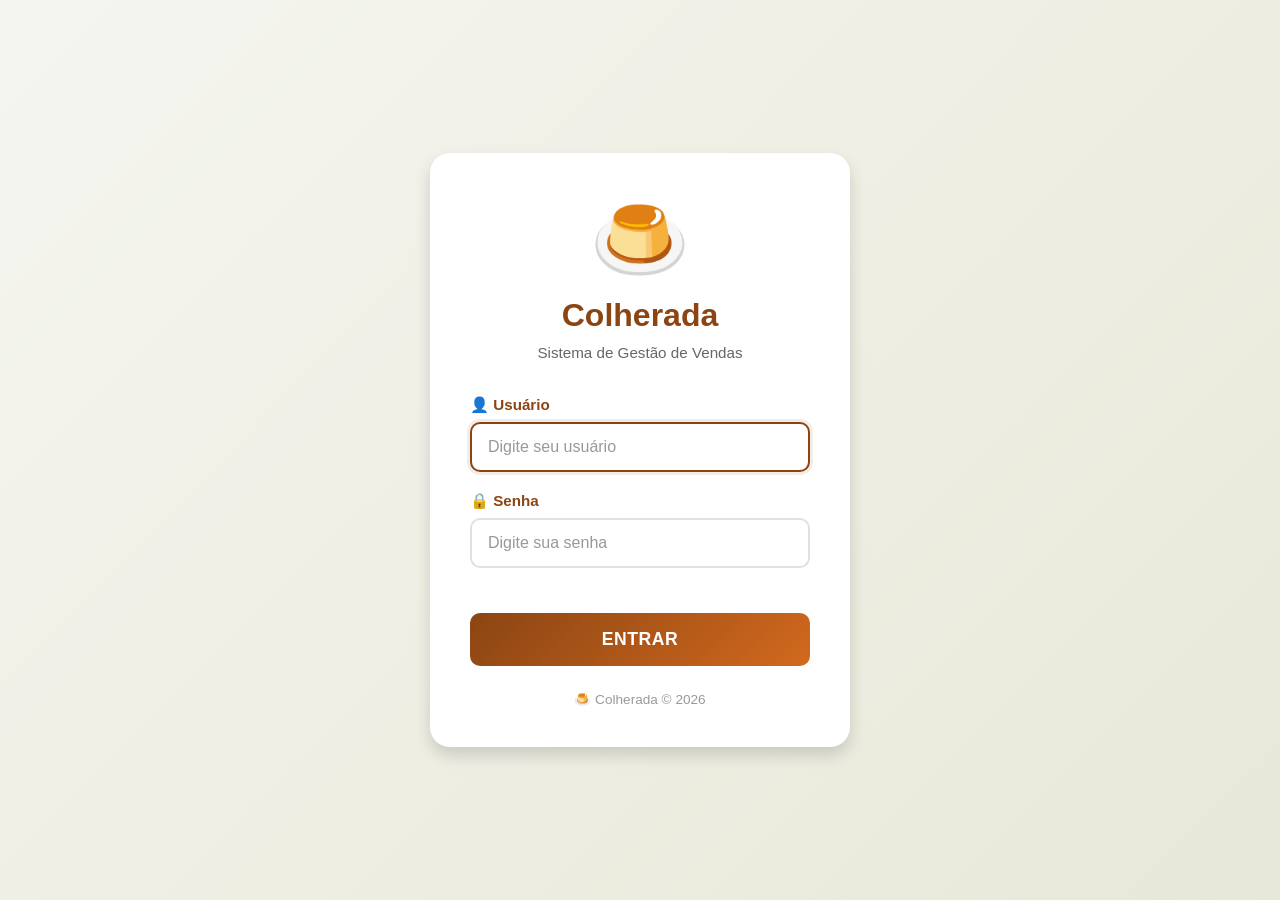
<file: index.html>
<!DOCTYPE html>
<html lang="pt-BR">
<head>
    <meta charset="UTF-8">
    <meta name="viewport" content="width=device-width, initial-scale=1.0">
    <meta http-equiv="Cache-Control" content="no-cache, no-store, must-revalidate">
    <meta http-equiv="Pragma" content="no-cache">
    <meta http-equiv="Expires" content="0">
    <title>Login - Colherada</title>
    <style>
        * {
            margin: 0;
            padding: 0;
            box-sizing: border-box;
        }

        :root {
            --cor-principal: #8B4513;
            --cor-secundaria: #D2691E;
            --cor-dourado: #DAA520;
            --cor-fundo: #F5F5F0;
            --cor-card: #FFFFFF;
            --sombra: 0 8px 16px rgba(0, 0, 0, 0.15);
        }

        body {
            font-family: 'Segoe UI', -apple-system, BlinkMacSystemFont, Roboto, 'Helvetica Neue', Arial, sans-serif;
            background: linear-gradient(135deg, var(--cor-fundo) 0%, #E8E8D8 100%);
            min-height: 100vh;
            display: flex;
            align-items: center;
            justify-content: center;
            padding: 20px;
        }

        .login-container {
            width: 100%;
            max-width: 420px;
        }

        .login-card {
            background: var(--cor-card);
            border-radius: 20px;
            padding: 40px;
            box-shadow: var(--sombra);
            text-align: center;
        }

        .logo {
            font-size: 5rem;
            margin-bottom: 10px;
        }

        h1 {
            color: var(--cor-principal);
            font-size: 2rem;
            margin-bottom: 10px;
            font-weight: 700;
        }

        .subtitle {
            color: #666;
            font-size: 0.95rem;
            margin-bottom: 35px;
        }

        .form-group {
            margin-bottom: 20px;
            text-align: left;
        }

        .form-group label {
            display: block;
            margin-bottom: 8px;
            color: var(--cor-principal);
            font-weight: 600;
            font-size: 0.95rem;
        }

        .form-input {
            width: 100%;
            padding: 14px 16px;
            font-size: 1rem;
            border: 2px solid #E0E0E0;
            border-radius: 10px;
            transition: all 0.3s ease;
            font-family: inherit;
        }

        .form-input:focus {
            outline: none;
            border-color: var(--cor-principal);
            box-shadow: 0 0 0 3px rgba(139, 69, 19, 0.1);
        }

        .form-input::placeholder {
            color: #999;
        }

        .btn-login {
            width: 100%;
            padding: 16px;
            margin-top: 25px;
            background: linear-gradient(135deg, var(--cor-principal) 0%, var(--cor-secundaria) 100%);
            color: white;
            border: none;
            border-radius: 10px;
            font-size: 1.1rem;
            font-weight: 700;
            cursor: pointer;
            transition: all 0.3s ease;
            text-transform: uppercase;
            letter-spacing: 0.5px;
        }

        .btn-login:hover {
            transform: translateY(-2px);
            box-shadow: 0 6px 16px rgba(0, 0, 0, 0.2);
        }

        .btn-login:active {
            transform: translateY(0);
        }

        .btn-login:disabled {
            opacity: 0.6;
            cursor: not-allowed;
            transform: none;
        }

        .erro-mensagem {
            background: #FFEBEE;
            color: #C62828;
            padding: 12px;
            border-radius: 8px;
            margin-bottom: 20px;
            font-size: 0.9rem;
            border-left: 4px solid #C62828;
            display: none;
        }

        .footer {
            text-align: center;
            margin-top: 25px;
            color: #999;
            font-size: 0.85rem;
        }

        /* Animações */
        @keyframes fadeIn {
            from {
                opacity: 0;
                transform: translateY(20px);
            }
            to {
                opacity: 1;
                transform: translateY(0);
            }
        }

        .login-card {
            animation: fadeIn 0.5s ease;
        }

        /* Loading Spinner */
        .spinner {
            display: inline-block;
            width: 18px;
            height: 18px;
            border: 3px solid rgba(255, 255, 255, 0.3);
            border-radius: 50%;
            border-top-color: white;
            animation: spin 0.8s linear infinite;
        }

        @keyframes spin {
            to { transform: rotate(360deg); }
        }

        .btn-login.loading {
            pointer-events: none;
        }

        /* Responsivo */
        @media (max-width: 480px) {
            .login-card {
                padding: 30px 25px;
            }

            h1 {
                font-size: 1.6rem;
            }

            .logo {
                font-size: 4rem;
            }
        }
    </style>
</head>
<body>
    <div class="login-container">
        <div class="login-card">
            <div class="logo">🍮</div>
            <h1>Colherada</h1>
            <p class="subtitle">Sistema de Gestão de Vendas</p>

            <div class="erro-mensagem" id="erro-mensagem"></div>

            <form id="form-login" onsubmit="fazerLogin(event)">
                <div class="form-group">
                    <label for="usuario">👤 Usuário</label>
                    <input type="text" 
                           id="usuario" 
                           class="form-input" 
                           placeholder="Digite seu usuário"
                           autocomplete="username"
                           required>
                </div>

                <div class="form-group">
                    <label for="senha">🔒 Senha</label>
                    <input type="password" 
                           id="senha" 
                           class="form-input" 
                           placeholder="Digite sua senha"
                           autocomplete="current-password"
                           required>
                </div>

                <button type="submit" class="btn-login" id="btn-login">
                    Entrar
                </button>
            </form>

            <div class="footer">
                <p>🍮 Colherada © 2026</p>
            </div>
        </div>
    </div>

    <script>
        // Verificar se já está logado
        if (sessionStorage.getItem('auth_token')) {
            window.location.href = 'dashboard.html';
        }

        // Fazer login
        async function fazerLogin(event) {
            event.preventDefault();
            
            const usuario = document.getElementById('usuario').value.trim();
            const senha = document.getElementById('senha').value;
            const btnLogin = document.getElementById('btn-login');
            const erroMensagem = document.getElementById('erro-mensagem');
            
            // Esconder erro anterior
            erroMensagem.style.display = 'none';
            
            // Desabilitar botão e mostrar loading
            btnLogin.disabled = true;
            btnLogin.innerHTML = '<span class="spinner"></span> Entrando...';
            
            try {
                const API_URL = window.location.hostname === 'localhost' || window.location.hostname === '127.0.0.1'
                    ? 'http://localhost:5000'
                    : '';
                
                const response = await fetch(`${API_URL}/api/login`, {
                    method: 'POST',
                    headers: {
                        'Content-Type': 'application/json'
                    },
                    credentials: 'include',
                    body: JSON.stringify({ usuario, senha })
                });
                
                const resultado = await response.json();
                
                if (resultado.success) {
                    // Salvar token e redirecionar
                    sessionStorage.setItem('auth_token', resultado.token || 'authenticated');
                    sessionStorage.setItem('usuario', usuario);
                    sessionStorage.setItem('nome_usuario', resultado.nome || usuario);
                    
                    // Animação de sucesso
                    btnLogin.innerHTML = '✅ Sucesso!';
                    btnLogin.style.background = '#4CAF50';
                    
                    setTimeout(() => {
                        window.location.href = 'dashboard.html';
                    }, 500);
                } else {
                    mostrarErro(resultado.message || 'Usuário ou senha incorretos');
                    resetarBotao();
                }
            } catch (error) {
                console.error('Erro no login:', error);
                mostrarErro('Erro ao conectar com o servidor. Tente novamente.');
                resetarBotao();
            }
        }
        
        // Mostrar mensagem de erro
        function mostrarErro(mensagem) {
            const erroMensagem = document.getElementById('erro-mensagem');
            erroMensagem.textContent = mensagem;
            erroMensagem.style.display = 'block';
        }
        
        // Resetar botão
        function resetarBotao() {
            const btnLogin = document.getElementById('btn-login');
            btnLogin.disabled = false;
            btnLogin.innerHTML = 'Entrar';
        }
        
        // Focar no campo de usuário
        document.getElementById('usuario').focus();
    </script>
</body>
</html>
</file>
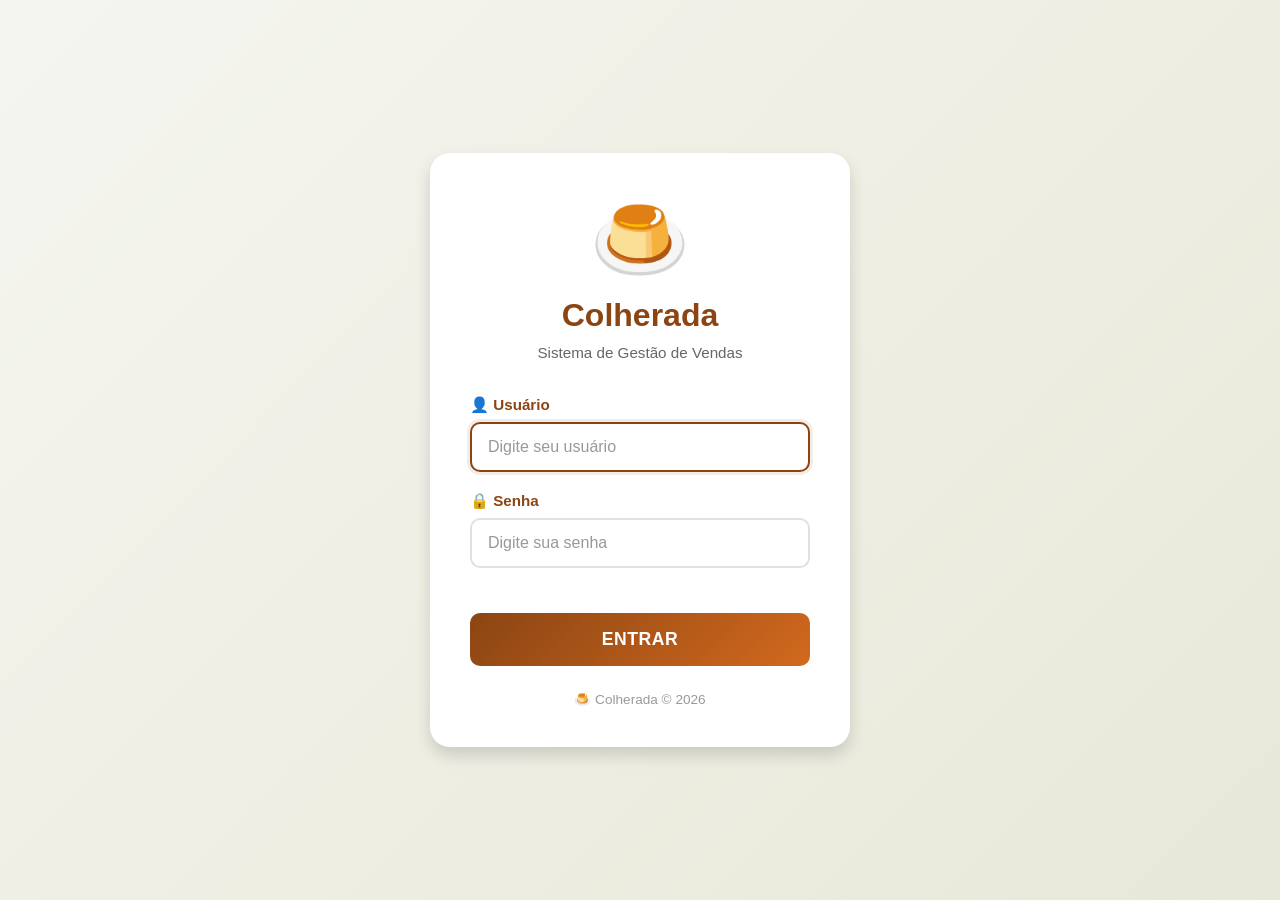
<file: dashboard.html>
<!DOCTYPE html>
<html lang="pt-BR">
<head>
    <meta charset="UTF-8">
    <meta name="viewport" content="width=device-width, initial-scale=1.0">
    <meta http-equiv="Cache-Control" content="no-cache, no-store, must-revalidate">
    <meta http-equiv="Pragma" content="no-cache">
    <meta http-equiv="Expires" content="0">
    <title>Dashboard - Colherada</title>
    <link rel="stylesheet" href="styles/main.css?v=20260805e">
    <link rel="stylesheet" href="styles/dashboard.css?v=20260805e">
    <script>
        console.log('🚀 Dashboard.html carregado - iniciando...');
        
        // SOLUÇÃO DEFINITIVA: Força correção do estoque ANTES de qualquer coisa
        window.addEventListener('DOMContentLoaded', function() {
            console.log('✅ DOMContentLoaded disparado');
            // Aguardar 500ms para garantir que tudo carregou
            setTimeout(function() {
                const estoqueElement = document.getElementById('estoque-valor');
                if (estoqueElement && estoqueElement.textContent.includes('object')) {
                    console.error('⚠️ DETECTADO: [object Object] no estoque! Forçando correção...');
                    estoqueElement.textContent = '0';
                    // Recarregar dados
                    if (window.atualizarDashboard) {
                        window.atualizarDashboard();
                    }
                }
            }, 500);
        });
    </script>
</head>
<body>
    <!-- Sidebar de Navegação -->
    <nav id="sidebar">
        <div class="sidebar-header">
            <h1>🍮 Colherada</h1>
            <p>Sistema de Gestão</p>
        </div>
        
        <ul class="sidebar-menu">
            <li class="active">
                <a href="dashboard.html">
                    <span class="icon">📊</span>
                    <span class="text">Dashboard</span>
                </a>
            </li>
            <li>
                <a href="vendas.html">
                    <span class="icon">💳</span>
                    <span class="text">Vendas</span>
                </a>
            </li>
            <li>
                <a href="estoque.html">
                    <span class="icon">📦</span>
                    <span class="text">Estoque</span>
                </a>
            </li>
            <li>
                <a href="encomendas.html">
                    <span class="icon">📝</span>
                    <span class="text">Encomendas</span>
                </a>
            </li>
            <li>
                <a href="financeiro.html">
                    <span class="icon">💰</span>
                    <span class="text">Financeiro</span>
                </a>
            </li>
            <li>
                <a href="receitas.html">
                    <span class="icon">📖</span>
                    <span class="text">Receitas</span>
                </a>
            </li>
            <li>
                <a href="relatorios.html">
                    <span class="icon">📈</span>
                    <span class="text">Relatórios</span>
                </a>
            </li>
            <li>
                <a href="crescimento.html">
                    <span class="icon">🚀</span>
                    <span class="text">Crescimento</span>
                </a>
            </li>
        </ul>
        
        <div class="sidebar-footer">
            <button onclick="logout()" class="btn-logout">
                <span class="icon">🚪</span>
                <span class="text">Sair</span>
            </button>
        </div>
    </nav>

    <!-- Botão toggle para mobile -->
    <button id="sidebar-toggle" class="sidebar-toggle">☰</button>

    <!-- Conteúdo Principal -->
    <main id="main-content">
        <header class="page-header">
            <div class="header-top">
                <div>
                    <h1>📊 Dashboard</h1>
                    <p class="page-subtitle">Visão geral do dia</p>
                </div>
                <div class="mes-selector">
                    <label for="filtro-mes">Filtrar por mês:</label>
                    <select id="filtro-mes" onchange="alterarMes()">
                        <option value="">Todos os meses</option>
                        <option value="01">Janeiro</option>
                        <option value="02">Fevereiro</option>
                        <option value="03">Março</option>
                        <option value="04">Abril</option>
                        <option value="05">Maio</option>
                        <option value="06">Junho</option>
                        <option value="07">Julho</option>
                        <option value="08">Agosto</option>
                        <option value="09">Setembro</option>
                        <option value="10">Outubro</option>
                        <option value="11">Novembro</option>
                        <option value="12">Dezembro</option>
                    </select>
                </div>
            </div>
        </header>

        <!-- Cards de Resumo -->
        <section class="dashboard-cards">
            <div class="card card-primary" id="card-estoque">
                <div class="card-icon">📦</div>
                <div class="card-content">
                    <h3 class="card-title">Estoque Atual</h3>
                    <p class="card-value" id="estoque-valor">0</p>
                    <p class="card-subtitle">pudins prontos</p>
                    <div class="card-alert" style="display: none;">⚠️ Estoque Crítico!</div>
                </div>
            </div>

            <div class="card card-success">
                <div class="card-icon">💰</div>
                <div class="card-content">
                    <h3 class="card-title">Faturamento Bruto</h3>
                    <p class="card-value" id="faturamento-valor">R$ 0,00</p>
                    <p class="card-subtitle">vendas de hoje</p>
                </div>
            </div>

            <div class="card card-info">
                <div class="card-icon">📈</div>
                <div class="card-content">
                    <h3 class="card-title">Lucro Líquido</h3>
                    <p class="card-value" id="lucro-valor">R$ 0,00</p>
                    <p class="card-subtitle">lucro de hoje</p>
                </div>
            </div>

            <div class="card card-warning">
                <div class="card-icon">📝</div>
                <div class="card-content">
                    <h3 class="card-title">Encomendas</h3>
                    <p class="card-value" id="encomendas-pendentes">0</p>
                    <p class="card-subtitle">pedidos pendentes</p>
                </div>
            </div>
        </section>

        <!-- Alertas Importantes -->
        <section class="alertas-section" id="alertas-container">
            <!-- Alertas dinâmicos serão inseridos aqui -->
        </section>

        <!-- Últimas Vendas -->
        <section class="secao-card">
            <div class="secao-header">
                <h2>💳 Últimas Vendas</h2>
                <a href="vendas.html" class="btn-link">Ver todas →</a>
            </div>
            <div class="tabela-wrapper">
                <table class="tabela-vendas" id="ultimas-vendas">
                    <thead>
                        <tr>
                            <th>Data</th>
                            <th>Horário</th>
                            <th>Quantidade</th>
                            <th>Pagamento</th>
                            <th>Valor</th>
                        </tr>
                    </thead>
                    <tbody>
                        <!-- Vendas serão carregadas aqui -->
                    </tbody>
                </table>
            </div>
        </section>

        <!-- Encomendas Urgentes -->
        <section class="secao-card">
            <div class="secao-header">
                <h2>⏰ Encomendas Urgentes</h2>
                <a href="encomendas.html" class="btn-link">Ver todas →</a>
            </div>
            <div id="encomendas-urgentes-lista">
                <!-- Encomendas urgentes serão carregadas aqui -->
            </div>
        </section>
    </main>

    <script src="scripts/auth.js?v=20261002"></script>
    <script src="scripts/api.js?v=20261002"></script>
    <script src="scripts/sidebar.js?v=20261002"></script>
    <script src="scripts/dashboard.js?v=20261002"></script>
</body>
</html>
</file>
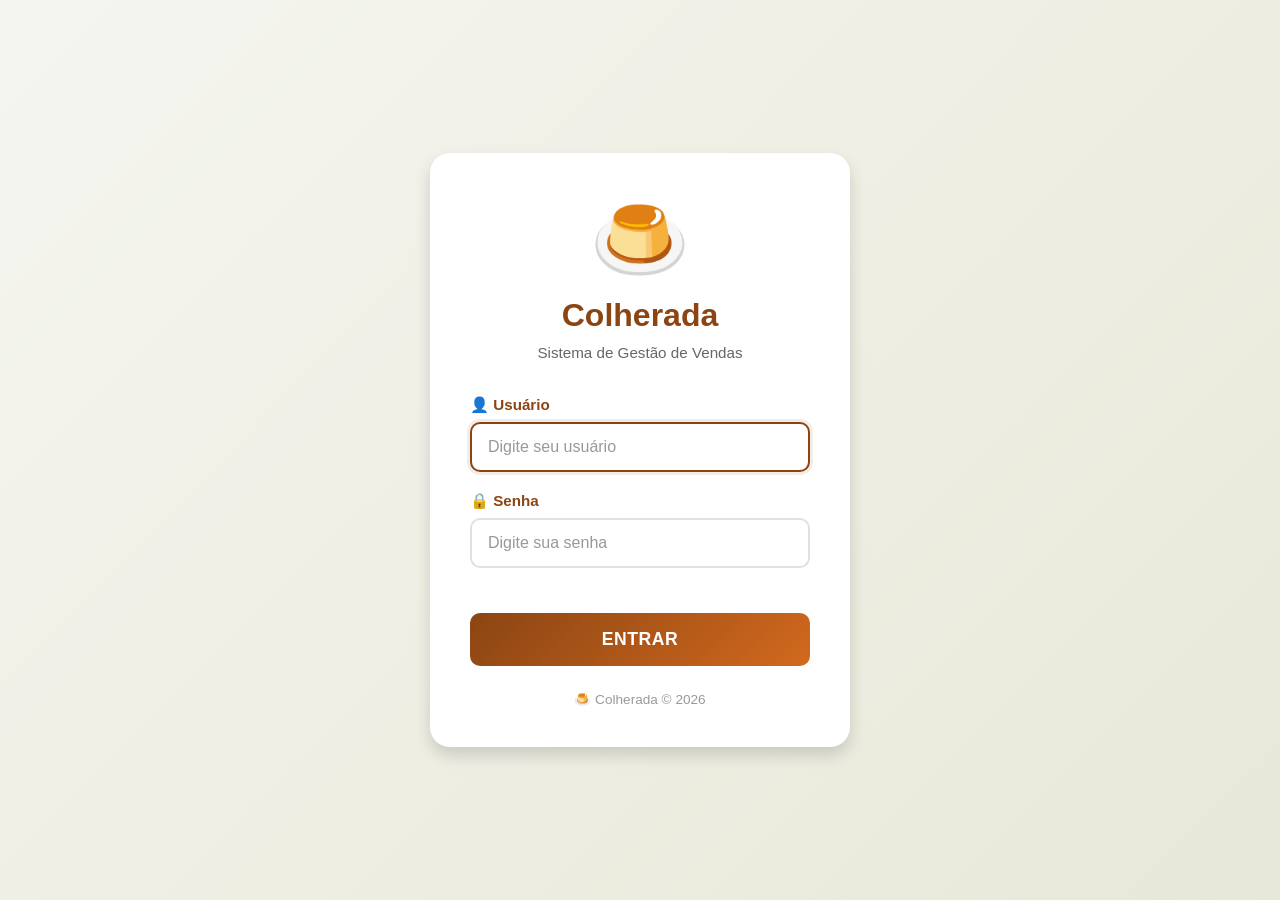
<file: encomendas.html>
<!DOCTYPE html>
<html lang="pt-BR">
<head>
    <meta charset="UTF-8">
    <meta name="viewport" content="width=device-width, initial-scale=1.0">
    <title>Encomendas - Colherada</title>
    <link rel="stylesheet" href="styles/main.css">
    <link rel="stylesheet" href="styles/encomendas.css">
</head>
<body>
    <!-- Sidebar de Navegação -->
    <nav id="sidebar">
        <div class="sidebar-header">
            <h1>🍮 Colherada</h1>
            <p>Sistema de Gestão</p>
        </div>
        
        <ul class="sidebar-menu">
            <li>
                <a href="dashboard.html">
                    <span class="icon">📊</span>
                    <span class="text">Dashboard</span>
                </a>
            </li>
            <li>
                <a href="vendas.html">
                    <span class="icon">💳</span>
                    <span class="text">Vendas</span>
                </a>
            </li>
            <li>
                <a href="estoque.html">
                    <span class="icon">📦</span>
                    <span class="text">Estoque</span>
                </a>
            </li>
            <li class="active">
                <a href="encomendas.html">
                    <span class="icon">📝</span>
                    <span class="text">Encomendas</span>
                </a>
            </li>
            <li>
                <a href="financeiro.html">
                    <span class="icon">💰</span>
                    <span class="text">Financeiro</span>
                </a>
            </li>
            <li>
                <a href="receitas.html">
                    <span class="icon">📖</span>
                    <span class="text">Receitas</span>
                </a>
            </li>
            <li>
                <a href="relatorios.html">
                    <span class="icon">📈</span>
                    <span class="text">Relatórios</span>
                </a>
            </li>
            <li>
                <a href="crescimento.html">
                    <span class="icon">🚀</span>
                    <span class="text">Crescimento</span>
                </a>
            </li>
        </ul>
        
        <div class="sidebar-footer">
            <button onclick="logout()" class="btn-logout">
                <span class="icon">🚪</span>
                <span class="text">Sair</span>
            </button>
        </div>
    </nav>

    <!-- Botão toggle para mobile -->
    <button id="sidebar-toggle" class="sidebar-toggle">☰</button>

    <!-- Conteúdo Principal -->
    <main id="main-content">
        <header class="page-header">
            <h1>📝 Gestão de Encomendas</h1>
            <p class="page-subtitle">Agende e gerencie pedidos futuros de clientes</p>
        </header>

        <!-- Resumo Rápido -->
        <section class="resumo-encomendas">
            <div class="card-resumo card-total">
                <div class="card-icone">📋</div>
                <div class="card-info">
                    <h3>Total Pendentes</h3>
                    <p class="card-numero" id="total-pendentes">0</p>
                </div>
            </div>
            <div class="card-resumo card-concluidas">
                <div class="card-icone">✅</div>
                <div class="card-info">
                    <h3>Concluídas (Mês)</h3>
                    <p class="card-numero" id="concluidas-mes">0</p>
                </div>
            </div>
        </section>

        <!-- Nova Encomenda -->
        <section class="secao-card">
            <div class="secao-header">
                <h2>➕ Registrar Nova Encomenda</h2>
            </div>
            
            <div class="form-encomenda">
                <div class="form-row">
                    <div class="form-group">
                        <label for="cliente-nome">Nome do Cliente *</label>
                        <input type="text" 
                               id="cliente-nome" 
                               class="form-input" 
                               placeholder="Digite o nome do cliente"
                               required>
                    </div>
                    
                    <div class="form-group">
                        <label for="cliente-telefone">Telefone</label>
                        <input type="tel" 
                               id="cliente-telefone" 
                               class="form-input" 
                               placeholder="(11) 98765-4321">
                    </div>
                </div>
                
                <div class="form-row">
                    <div class="form-group">
                        <label for="encomenda-tamanho">Tamanho *</label>
                        <select id="encomenda-tamanho" class="form-input" required>
                            <option value="80g">🍮 Pequeno (80g)</option>
                            <option value="150g" selected>🍮 Médio (150g)</option>
                            <option value="500g">🍮 Grande (500g)</option>
                            <option value="1kg">🍮 Família (1kg)</option>
                        </select>
                    </div>
                    
                    <div class="form-group">
                        <label for="sabor-encomenda">Sabor *</label>
                        <select id="sabor-encomenda" class="form-input" required>
                            <option value="Leite Condensado">🍮 Leite Condensado</option>
                            <option value="Coco">🥥 Coco</option>
                            <option value="Chocolate">🍫 Chocolate</option>
                            <option value="Doce de Leite">🥛 Doce de Leite</option>
                        </select>
                    </div>
                    
                    <div class="form-group">
                        <label for="encomenda-quantidade">Quantidade de Pudins *</label>
                        <input type="number" 
                               id="encomenda-quantidade" 
                               class="form-input" 
                               min="1" 
                               value="5"
                               required>
                    </div>
                    
                    <div class="form-group">
                        <label for="encomenda-data">Data de Entrega *</label>
                        <input type="date" 
                               id="encomenda-data" 
                               class="form-input"
                               required>
                    </div>
                </div>
                
                <div class="form-group">
                    <label for="encomenda-observacoes">Observações</label>
                    <textarea id="encomenda-observacoes" 
                              class="form-textarea" 
                              rows="3"
                              placeholder="Anotações adicionais sobre a encomenda..."></textarea>
                </div>
                
                <button class="btn btn-success btn-grande" onclick="cadastrarEncomenda()">
                    ✅ Cadastrar Encomenda
                </button>
            </div>
        </section>

        <!-- Encomendas Pendentes -->
        <section class="secao-card">
            <div class="secao-header">
                <h2>📋 Encomendas Pendentes</h2>
                <button class="btn btn-info btn-sm" onclick="atualizarEncomendas()">
                    🔄 Atualizar
                </button>
            </div>
            <div id="lista-todas" class="lista-encomendas">
                <p class="mensagem-vazio">Carregando encomendas...</p>
            </div>
        </section>

        <!-- Histórico de Encomendas Concluídas -->
        <section class="secao-card">
            <div class="secao-header">
                <h2>✅ Encomendas Concluídas Recentes</h2>
            </div>
            <div class="tabela-wrapper">
                <table class="tabela-encomendas">
                    <thead>
                        <tr>
                            <th>Cliente</th>
                            <th>Tamanho</th>
                            <th>Sabor</th>
                            <th>Quantidade</th>
                            <th>Data Entrega</th>
                            <th>Concluída Em</th>
                        </tr>
                    </thead>
                    <tbody id="historico-concluidas">
                        <tr>
                            <td colspan="6" class="text-center">Carregando...</td>
                        </tr>
                    </tbody>
                </table>
            </div>
        </section>
    </main>

    <script src="scripts/auth.js?v=20260630"></script>
    <script src="scripts/api.js?v=20260630"></script>
    <script src="scripts/sidebar.js?v=20260630"></script>
    <script src="scripts/encomendas.js?v=20260630"></script>
    <script>
    // Fix: garante que carregarDados funciona corretamente
    carregarDados = async function() {
        var dados = null;
        try { dados = await carregarDadosPDV(); } catch(e) {
            dados = {estoque: {'80g':0,'150g':0,'500g':0,'1kg':0}, vendas:[], encomendas:[]};
        }
        dadosEncomendas = dados;

        function el(id) { return document.getElementById(id); }
        var encomendas = dados.encomendas || [];
        var pendentes = encomendas.filter(function(en) { return en.status === 'pendente'; });
        if (el('total-pendentes')) el('total-pendentes').textContent = pendentes.length;

        var hoje = new Date(); hoje.setHours(0,0,0,0);
        var mesAtual = hoje.getMonth(), anoAtual = hoje.getFullYear();
        var concluidas = encomendas.filter(function(en) {
            if (en.status !== 'concluida') return false;
            var d = new Date(en.concluido_em || en.data_conclusao || en.data);
            return d.getMonth() === mesAtual && d.getFullYear() === anoAtual;
        });
        if (el('concluidas-mes')) el('concluidas-mes').textContent = concluidas.length;

        // Lista de encomendas pendentes
        var listaTodas = el('lista-todas');
        if (listaTodas) {
            if (pendentes.length === 0) {
                listaTodas.innerHTML = '<p class="mensagem-vazio">Nenhuma encomenda pendente no momento \uD83C\uDF89</p>';
            } else {
                listaTodas.innerHTML = '';
                var ordenadas = pendentes.slice().sort(function(a,b){ return new Date(a.data)-new Date(b.data); });
                var tamEmoji = {'80g':'\uD83C\uDF6E 80g','150g':'\uD83C\uDF6E 150g','500g':'\uD83C\uDF6E 500g','1kg':'\uD83C\uDF6E 1kg'};
                var fmt = typeof formatarData === 'function' ? formatarData : function(d){ return d; };
                ordenadas.forEach(function(enc) {
                    var div = document.createElement('div');
                    div.className = 'encomenda-card';
                    var tam = enc.tamanho ? (tamEmoji[enc.tamanho] || enc.tamanho) : '\uD83C\uDF6E 150g';
                    div.innerHTML = '<div class="encomenda-info"><div class="encomenda-header"><span class="encomenda-cliente">' + enc.cliente + '</span></div><div class="encomenda-detalhes"><span>\uD83D\uDCC5 <strong>' + fmt(enc.data) + '</strong></span><span>' + tam + '</span>' + (enc.sabor ? '<span>\uD83C\uDF6E ' + enc.sabor + '</span>' : '') + '<span>\uD83D\uDCE6 <strong>' + enc.quantidade + '</strong> ' + (enc.quantidade===1?'pudim':'pudins') + '</span>' + (enc.telefone ? '<span>\uD83D\uDCDE ' + enc.telefone + '</span>' : '') + '</div>' + (enc.observacoes ? '<div class="encomenda-observacoes">\uD83D\uDCAC ' + enc.observacoes + '</div>' : '') + '</div><div class="encomenda-acoes"><button class="btn-editar" onclick="abrirModalEditar(' + enc.id + ')">\u270F\uFE0F Editar</button><button class="btn-concluir" onclick="concluir(' + enc.id + ')">\u2705 Concluir</button><button class="btn-cancelar" onclick="cancelar(' + enc.id + ')">\u274C Cancelar</button></div>';
                    listaTodas.appendChild(div);
                });
            }
        }

        // Histórico de concluídas
        var tbody = el('historico-concluidas');
        if (tbody) {
            var concluidasOrdenadas = concluidas.slice().sort(function(a,b){
                return new Date(b.concluido_em||b.data_conclusao||b.data) - new Date(a.concluido_em||a.data_conclusao||a.data);
            }).slice(0,10);
            if (concluidasOrdenadas.length === 0) {
                tbody.innerHTML = '<tr><td colspan="6" class="text-center">Nenhuma encomenda concluída ainda</td></tr>';
            } else {
                tbody.innerHTML = '';
                var tamEmoji2 = {'80g':'\uD83C\uDF6E 80g','150g':'\uD83C\uDF6E 150g','500g':'\uD83C\uDF6E 500g','1kg':'\uD83C\uDF6E 1kg'};
                var fmt2 = typeof formatarData === 'function' ? formatarData : function(d){ return d; };
                concluidasOrdenadas.forEach(function(enc) {
                    var tr = document.createElement('tr');
                    var tam = enc.tamanho ? (tamEmoji2[enc.tamanho] || enc.tamanho) : '\uD83C\uDF6E 150g';
                    var dataConclusao = enc.concluido_em || enc.data_conclusao || enc.data;
                    tr.innerHTML = '<td><strong>' + enc.cliente + '</strong></td><td>' + tam + '</td><td>' + (enc.sabor || '-') + '</td><td>' + enc.quantidade + ' ' + (enc.quantidade===1?'pudim':'pudins') + '</td><td>' + fmt2(enc.data) + '</td><td>' + (dataConclusao ? fmt2(dataConclusao) : '-') + '</td>';
                    tbody.appendChild(tr);
                });
            }
        }
    };
    </script>
</body>
</html>
</file>
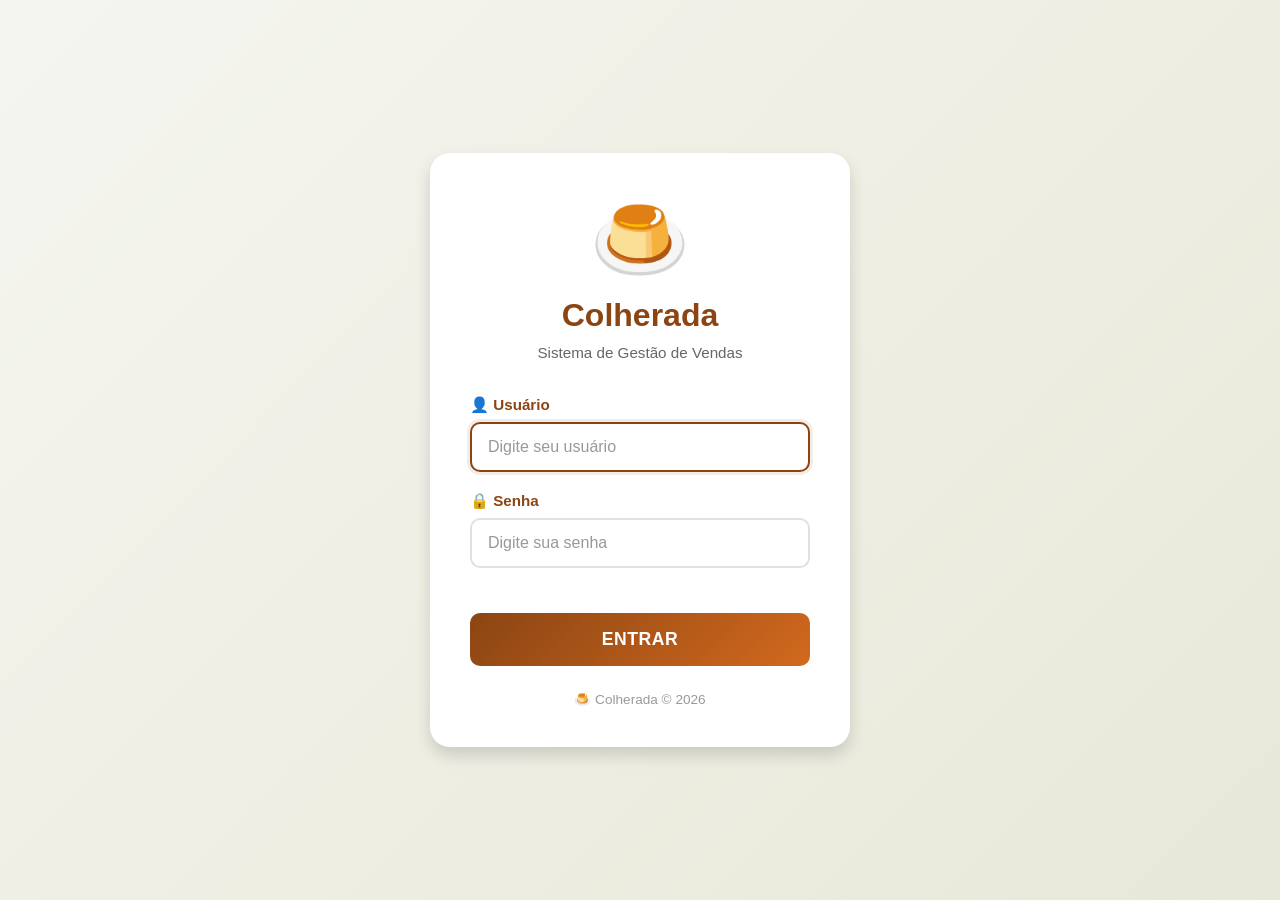
<file: estoque.html>
<!DOCTYPE html>
<html lang="pt-BR">
<head>
    <meta charset="UTF-8">
    <meta name="viewport" content="width=device-width, initial-scale=1.0">
    <title>Estoque - Colherada</title>
    <link rel="stylesheet" href="styles/main.css">
    <link rel="stylesheet" href="styles/estoque.css">
</head>
<body>
    <!-- Sidebar de Navegação -->
    <nav id="sidebar">
        <div class="sidebar-header">
            <h1>🍮 Colherada</h1>
            <p>Sistema de Gestão</p>
        </div>
        
        <ul class="sidebar-menu">
            <li>
                <a href="dashboard.html">
                    <span class="icon">📊</span>
                    <span class="text">Dashboard</span>
                </a>
            </li>
            <li>
                <a href="vendas.html">
                    <span class="icon">💳</span>
                    <span class="text">Vendas</span>
                </a>
            </li>
            <li class="active">
                <a href="estoque.html">
                    <span class="icon">📦</span>
                    <span class="text">Estoque</span>
                </a>
            </li>
            <li>
                <a href="encomendas.html">
                    <span class="icon">📝</span>
                    <span class="text">Encomendas</span>
                </a>
            </li>
            <li>
                <a href="financeiro.html">
                    <span class="icon">💰</span>
                    <span class="text">Financeiro</span>
                </a>
            </li>
            <li>
                <a href="receitas.html">
                    <span class="icon">📖</span>
                    <span class="text">Receitas</span>
                </a>
            </li>
            <li>
                <a href="relatorios.html">
                    <span class="icon">📈</span>
                    <span class="text">Relatórios</span>
                </a>
            </li>
            <li>
                <a href="crescimento.html">
                    <span class="icon">🚀</span>
                    <span class="text">Crescimento</span>
                </a>
            </li>
        </ul>
        
        <div class="sidebar-footer">
            <button onclick="logout()" class="btn-logout">
                <span class="icon">🚪</span>
                <span class="text">Sair</span>
            </button>
        </div>
    </nav>

    <!-- Botão toggle para mobile -->
    <button id="sidebar-toggle" class="sidebar-toggle">☰</button>

    <!-- Conteúdo Principal -->
    <main id="main-content">
        <header class="page-header">
            <h1>📦 Gestão de Estoque</h1>
            <p class="page-subtitle">Controle de produtos prontos e ingredientes</p>
        </header>

        <!-- Status do Estoque -->
        <section class="estoque-status">
            <div class="status-card status-destaque">
                <div class="status-icon">🍮</div>
                <div class="status-content">
                    <h3 class="status-titulo">80g (Pequeno)</h3>
                    <p class="status-valor" id="estoque-80g">0</p>
                    <p class="status-subtitulo">pudins</p>
                </div>
            </div>
            
            <div class="status-card status-destaque">
                <div class="status-icon">🍮</div>
                <div class="status-content">
                    <h3 class="status-titulo">150g (Médio)</h3>
                    <p class="status-valor" id="estoque-150g">0</p>
                    <p class="status-subtitulo">pudins</p>
                </div>
            </div>
            
            <div class="status-card status-destaque">
                <div class="status-icon">🍮</div>
                <div class="status-content">
                    <h3 class="status-titulo">500g (Grande)</h3>
                    <p class="status-valor" id="estoque-500g">0</p>
                    <p class="status-subtitulo">pudins</p>
                </div>
            </div>
            
            <div class="status-card status-destaque">
                <div class="status-icon">🍮</div>
                <div class="status-content">
                    <h3 class="status-titulo">1kg (Família)</h3>
                    <p class="status-valor" id="estoque-1kg">0</p>
                    <p class="status-subtitulo">pudins</p>
                </div>
            </div>
            
            <div class="status-card">
                <div class="status-icon">📦</div>
                <div class="status-content">
                    <h3 class="status-titulo">Estoque Total</h3>
                    <p class="status-valor" id="estoque-atual">0</p>
                    <p class="status-subtitulo">pudins</p>
                </div>
            </div>
            
            <div class="status-card">
                <div class="status-icon">📈</div>
                <div class="status-content">
                    <h3 class="status-titulo">Vendidos Hoje</h3>
                    <p class="status-valor" id="vendidos-hoje">0</p>
                    <p class="status-subtitulo">pudins</p>
                </div>
            </div>
        </section>

        <!-- Alertas -->
        <div id="alertas-estoque"></div>

        <!-- Abastecer Estoque -->
        <section class="secao-card">
            <div class="secao-header">
                <h2>➕ Abastecer Estoque</h2>
                <p class="secao-descricao">Adicione pudins recém-produzidos ao estoque</p>
            </div>
            
            <div class="form-estoque">
                <div class="form-row">
                    <div class="form-group">
                        <label for="tamanho-abastecer">Tamanho</label>
                        <select id="tamanho-abastecer" class="form-input">
                            <option value="80g">🍮 Pequeno (80g)</option>
                            <option value="150g" selected>🍮 Médio (150g)</option>
                            <option value="500g">🍮 Grande (500g)</option>
                            <option value="1kg">🍮 Família (1kg)</option>
                        </select>
                    </div>
                    
                    <div class="form-group">
                        <label for="sabor-abastecer">Sabor</label>
                        <select id="sabor-abastecer" class="form-input">
                            <option value="Leite Condensado">🍮 Leite Condensado</option>
                            <option value="Coco">🥥 Coco</option>
                            <option value="Chocolate">🍫 Chocolate</option>
                            <option value="Doce de Leite">🥛 Doce de Leite</option>
                        </select>
                    </div>
                    
                    <div class="form-group">
                        <label for="quantidade-abastecer">Quantidade de Pudins Produzidos</label>
                        <input type="number" 
                               id="quantidade-abastecer" 
                               class="form-input" 
                               min="1" 
                               value="10"
                               placeholder="Digite a quantidade">
                    </div>
                </div>
                
                <button class="btn btn-success btn-grande" onclick="abastecer()">
                    ✅ Adicionar ao Estoque
                </button>
            </div>
        </section>

        <!-- Remover do Estoque -->
        <section class="secao-card">
            <div class="secao-header">
                <h2>➖ Remover do Estoque</h2>
                <p class="secao-descricao">Baixa manual por perda, doação ou consumo próprio</p>
            </div>
            
            <div class="form-estoque">
                <div class="form-row">
                    <div class="form-group">
                        <label for="tamanho-remover">Tamanho</label>
                        <select id="tamanho-remover" class="form-input">
                            <option value="80g">🍮 Pequeno (80g)</option>
                            <option value="150g" selected>🍮 Médio (150g)</option>
                            <option value="500g">🍮 Grande (500g)</option>
                            <option value="1kg">🍮 Família (1kg)</option>
                        </select>
                    </div>
                    
                    <div class="form-group">
                        <label for="sabor-remover">Sabor</label>
                        <select id="sabor-remover" class="form-input">
                            <option value="Leite Condensado">🍮 Leite Condensado</option>
                            <option value="Coco">🥥 Coco</option>
                            <option value="Chocolate">🍫 Chocolate</option>
                            <option value="Doce de Leite">🥛 Doce de Leite</option>
                        </select>
                    </div>
                    
                    <div class="form-group">
                        <label for="quantidade-remover">Quantidade</label>
                        <input type="number" 
                               id="quantidade-remover" 
                               class="form-input" 
                               min="1" 
                               value="1"
                               placeholder="Quantidade">
                    </div>
                    
                    <div class="form-group">
                        <label for="motivo-remocao">Motivo</label>
                        <select id="motivo-remocao" class="form-select">
                            <option value="perda">Perda / Quebra</option>
                            <option value="doacao">Doação</option>
                            <option value="consumo">Consumo Próprio</option>
                            <option value="outro">Outro</option>
                        </select>
                    </div>
                </div>
                
                <button class="btn btn-danger btn-grande" onclick="remover()">
                    ❌ Remover do Estoque
                </button>
            </div>
        </section>

        <!-- Histórico de Movimentações -->
        <section class="secao-card">
            <div class="secao-header">
                <h2>📊 Histórico de Movimentações</h2>
                <div class="header-acoes">
                    <button class="btn btn-info btn-sm" onclick="atualizarHistorico()">
                        🔄 Atualizar
                    </button>
                </div>
            </div>
            
            <div class="tabela-wrapper">
                <table class="tabela-estoque">
                    <thead>
                        <tr>
                            <th>Data/Hora</th>
                            <th>Tipo</th>
                            <th>Quantidade</th>
                            <th>Estoque Após</th>
                        </tr>
                    </thead>
                    <tbody id="historico-estoque">
                        <tr>
                            <td colspan="4" class="text-center">Carregando histórico...</td>
                        </tr>
                    </tbody>
                </table>
            </div>
        </section>

        <!-- Previsão de Produção -->
        <section class="secao-card">
            <div class="secao-header">
                <h2>💡 Previsão de Produção</h2>
                <p class="secao-descricao">Cálculo baseado nas vendas e encomendas</p>
            </div>
            
            <div class="previsao-container">
                <div class="previsao-card">
                    <div class="previsao-icone">📊</div>
                    <div class="previsao-conteudo">
                        <h4>Média Diária de Vendas</h4>
                        <p class="previsao-valor" id="media-vendas">0</p>
                        <small>pudins/dia (últimos 7 dias)</small>
                    </div>
                </div>
                
                <div class="previsao-card">
                    <div class="previsao-icone">📝</div>
                    <div class="previsao-conteudo">
                        <h4>Encomendas Próximos 3 Dias</h4>
                        <p class="previsao-valor" id="encomendas-previstas">0</p>
                        <small>pudins comprometidos</small>
                    </div>
                </div>
                
                <div class="previsao-card previsao-destaque">
                    <div class="previsao-icone">🎯</div>
                    <div class="previsao-conteudo">
                        <h4>Sugestão de Produção</h4>
                        <p class="previsao-valor" id="sugestao-producao">0</p>
                        <small>pudins para os próximos 2 dias</small>
                    </div>
                </div>
            </div>
        </section>
    </main>

    <script src="scripts/auth.js?v=20260630"></script>
    <script src="scripts/api.js?v=20260630"></script>
    <script src="scripts/sidebar.js?v=20260630"></script>
    <script src="scripts/estoque.js?v=20260630"></script>
    <script>
    // Fix: garante que carregarDados funciona com estoque como dict ou número
    carregarDados = async function() {
        var dados = null;
        try { dados = await carregarDadosPDV(); } catch(e) {
            dados = {estoque: {'80g':0,'150g':0,'500g':0,'1kg':0}, vendas:[], encomendas:[], faturamento_bruto:0, lucro_liquido:0};
        }
        dadosEstoque = dados;

        // Calcular total seguro
        var estoqueTotal = 0;
        if (typeof dados.estoque_total === 'number') {
            estoqueTotal = dados.estoque_total;
        } else if (dados.estoque && typeof dados.estoque === 'object') {
            estoqueTotal = (parseInt(dados.estoque['80g']) || 0) +
                           (parseInt(dados.estoque['150g']) || 0) +
                           (parseInt(dados.estoque['500g']) || 0) +
                           (parseInt(dados.estoque['1kg']) || 0);
        } else {
            estoqueTotal = parseInt(dados.estoque) || 0;
        }
        var isDict = dados.estoque && typeof dados.estoque === 'object';

        function el(id) { return document.getElementById(id); }

        // Cards de estoque
        if (el('estoque-80g')) el('estoque-80g').textContent = isDict ? (dados.estoque['80g'] || 0) : 0;
        if (el('estoque-150g')) el('estoque-150g').textContent = isDict ? (dados.estoque['150g'] || 0) : (typeof dados.estoque === 'number' ? dados.estoque : 0);
        if (el('estoque-500g')) el('estoque-500g').textContent = isDict ? (dados.estoque['500g'] || 0) : 0;
        if (el('estoque-1kg')) el('estoque-1kg').textContent = isDict ? (dados.estoque['1kg'] || 0) : 0;
        if (el('estoque-atual')) el('estoque-atual').textContent = estoqueTotal;

        var vendas = dados.vendas || [];
        var totalVendido = vendas.reduce(function(t,v){return t+(v.quantidade||0);},0);
        if (el('vendidos-hoje')) el('vendidos-hoje').textContent = totalVendido;

        // Alertas
        var container = el('alertas-estoque');
        if (container) {
            container.innerHTML = '';
            if (estoqueTotal <= 5) {
                container.innerHTML = '<div class="alerta alerta-danger">\uD83D\uDEA8 <strong>ESTOQUE CR\u00CDTICO!</strong> Apenas ' + estoqueTotal + ' pudins dispon\u00EDveis. Produza mais urgentemente!</div>';
            } else if (estoqueTotal <= 10) {
                container.innerHTML = '<div class="alerta alerta-warning">\u26A0\uFE0F <strong>Estoque baixo!</strong> Voc\u00EA tem ' + estoqueTotal + ' pudins. Considere produzir mais.</div>';
            } else if (estoqueTotal >= 50) {
                container.innerHTML = '<div class="alerta alerta-info">\u2705 Estoque saud\u00E1vel! Voc\u00EA tem ' + estoqueTotal + ' pudins dispon\u00EDveis.</div>';
            }
        }

        // Histórico
        var tbody = el('historico-estoque');
        if (tbody) {
            if (vendas.length === 0) {
                tbody.innerHTML = '<tr><td colspan="4" class="text-center">Nenhuma movimenta\u00E7\u00E3o hoje</td></tr>';
            } else {
                tbody.innerHTML = '';
                var ultimas = vendas.slice().reverse().slice(0, 10);
                ultimas.forEach(function(venda) {
                    var tr = document.createElement('tr');
                    var hora = venda.data_hora ? (venda.data_hora.split(' ')[1] || venda.data_hora) : '-';
                    tr.innerHTML = '<td>' + hora + '</td><td><span class="tipo-saida">\uD83D\uDD3B Venda</span></td><td><strong>-' + venda.quantidade + '</strong></td><td>' + (venda.estoque_apos || '-') + '</td>';
                    tbody.appendChild(tr);
                });
            }
        }

        // Previsão
        var media = Math.ceil(totalVendido || 10);
        if (el('media-vendas')) el('media-vendas').textContent = media;
        var hoje = new Date(); hoje.setHours(0,0,0,0);
        var tresDias = new Date(hoje); tresDias.setDate(hoje.getDate()+3);
        var encs = (dados.encomendas || []).filter(function(en) {
            if (en.status !== 'pendente') return false;
            var d = new Date(en.data); return d >= hoje && d <= tresDias;
        });
        var totalEncs = encs.reduce(function(t,en){return t+(en.quantidade||0);},0);
        if (el('encomendas-previstas')) el('encomendas-previstas').textContent = totalEncs;
        var sugestao = Math.max(0, (media * 2) + totalEncs - estoqueTotal);
        if (el('sugestao-producao')) el('sugestao-producao').textContent = sugestao;
    };
    </script>
</body>
</html>
</file>
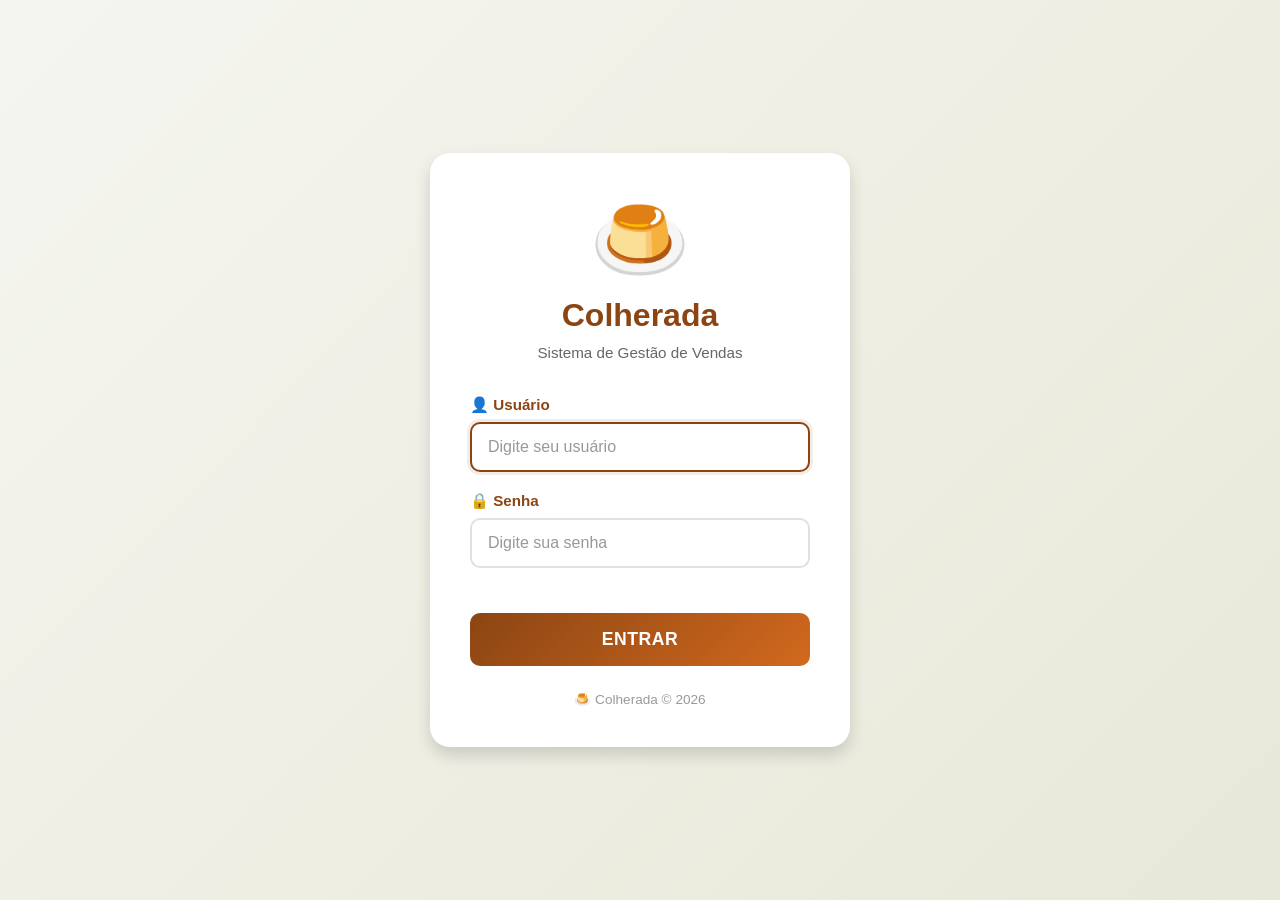
<file: financeiro.html>
<!DOCTYPE html>
<html lang="pt-BR">
<head>
    <meta charset="UTF-8">
    <meta name="viewport" content="width=device-width, initial-scale=1.0">
    <title>Financeiro - Colherada</title>
    <link rel="stylesheet" href="styles/main.css">
    <link rel="stylesheet" href="styles/financeiro.css">
</head>
<body>
    <!-- Sidebar de Navegação -->
    <nav id="sidebar">
        <div class="sidebar-header">
            <h1>🍮 Colherada</h1>
            <p>Sistema de Gestão</p>
        </div>
        
        <ul class="sidebar-menu">
            <li>
                <a href="dashboard.html">
                    <span class="icon">📊</span>
                    <span class="text">Dashboard</span>
                </a>
            </li>
            <li>
                <a href="vendas.html">
                    <span class="icon">💳</span>
                    <span class="text">Vendas</span>
                </a>
            </li>
            <li>
                <a href="estoque.html">
                    <span class="icon">📦</span>
                    <span class="text">Estoque</span>
                </a>
            </li>
            <li>
                <a href="encomendas.html">
                    <span class="icon">📝</span>
                    <span class="text">Encomendas</span>
                </a>
            </li>
            <li class="active">
                <a href="financeiro.html">
                    <span class="icon">💰</span>
                    <span class="text">Financeiro</span>
                </a>
            </li>
            <li>
                <a href="receitas.html">
                    <span class="icon">📖</span>
                    <span class="text">Receitas</span>
                </a>
            </li>
            <li>
                <a href="relatorios.html">
                    <span class="icon">📈</span>
                    <span class="text">Relatórios</span>
                </a>
            </li>
            <li>
                <a href="crescimento.html">
                    <span class="icon">🚀</span>
                    <span class="text">Crescimento</span>
                </a>
            </li>
        </ul>
        
        <div class="sidebar-footer">
            <button onclick="logout()" class="btn-logout">
                <span class="icon">🚪</span>
                <span class="text">Sair</span>
            </button>
        </div>
    </nav>

    <!-- Botão toggle para mobile -->
    <button id="sidebar-toggle" class="sidebar-toggle">☰</button>

    <!-- Conteúdo Principal -->
    <main id="main-content">
        <header class="page-header">
            <h1>💰 Análise Financeira</h1>
            <p class="page-subtitle">Faturamento, custos e lucros detalhados</p>
        </header>

        <!-- Resumo Financeiro do Dia -->
        <section class="resumo-financeiro">
            <div class="card-financeiro card-faturamento">
                <div class="card-icon">💰</div>
                <div class="card-content">
                    <h3>Faturamento Bruto</h3>
                    <p class="valor-principal" id="faturamento-dia">R$ 0,00</p>
                    <small>vendas de hoje</small>
                </div>
            </div>
            
            <div class="card-financeiro card-custos">
                <div class="card-icon">💸</div>
                <div class="card-content">
                    <h3>Custos Totais</h3>
                    <p class="valor-principal" id="custos-dia">R$ 0,00</p>
                    <small>custo dos produtos</small>
                </div>
            </div>
            
            <div class="card-financeiro card-lucro">
                <div class="card-icon">📈</div>
                <div class="card-content">
                    <h3>Lucro Líquido</h3>
                    <p class="valor-principal" id="lucro-dia">R$ 0,00</p>
                    <small>lucro de hoje</small>
                </div>
            </div>
            
            <div class="card-financeiro card-margem">
                <div class="card-icon">📊</div>
                <div class="card-content">
                    <h3>Margem de Lucro</h3>
                    <p class="valor-principal" id="margem-dia">0%</p>
                    <small>percentual</small>
                </div>
            </div>
        </section>

        <!-- Vendas por Forma de Pagamento -->
        <section class="secao-card">
            <div class="secao-header">
                <h2>💳 Vendas por Forma de Pagamento</h2>
            </div>
            
            <div class="formas-pagamento">
                <div class="pagamento-card pix-card">
                    <div class="pagamento-header">
                        <span class="pagamento-icon">💳</span>
                        <span class="pagamento-nome">PIX</span>
                    </div>
                    <div class="pagamento-valor" id="valor-pix">R$ 0,00</div>
                    <div class="pagamento-info">
                        <span class="pagamento-quantidade" id="qtd-pix">0 vendas</span>
                        <span class="pagamento-percentual" id="perc-pix">0%</span>
                    </div>
                </div>
                
                <div class="pagamento-card dinheiro-card">
                    <div class="pagamento-header">
                        <span class="pagamento-icon">💵</span>
                        <span class="pagamento-nome">Dinheiro</span>
                    </div>
                    <div class="pagamento-valor" id="valor-dinheiro">R$ 0,00</div>
                    <div class="pagamento-info">
                        <span class="pagamento-quantidade" id="qtd-dinheiro">0 vendas</span>
                        <span class="pagamento-percentual" id="perc-dinheiro">0%</span>
                    </div>
                </div>
                
                <div class="pagamento-card cartao-card">
                    <div class="pagamento-header">
                        <span class="pagamento-icon">💳</span>
                        <span class="pagamento-nome">Cartão</span>
                    </div>
                    <div class="pagamento-valor" id="valor-cartao">R$ 0,00</div>
                    <div class="pagamento-info">
                        <span class="pagamento-quantidade" id="qtd-cartao">0 vendas</span>
                        <span class="pagamento-percentual" id="perc-cartao">0%</span>
                    </div>
                </div>
            </div>
        </section>

        <!-- Configurações Financeiras -->
        <section class="secao-card">
            <div class="secao-header">
                <h2>⚙️ Configurações Financeiras</h2>
                <p class="secao-descricao">Configure os valores utilizados nos cálculos</p>
            </div>
            
            <div class="config-grid">
                <div class="config-item">
                    <label for="valor-venda">💰 Valor de Venda Unitário</label>
                    <div class="input-group">
                        <span class="input-prefix">R$</span>
                        <input type="number" 
                               id="valor-venda" 
                               class="form-input" 
                               min="0.01" 
                               step="0.01"
                               value="10.00">
                    </div>
                    <small>Valor padrão de venda por pudim</small>
                </div>
                
                <div class="config-item">
                    <label for="custo-unitario">💸 Custo Unitário</label>
                    <div class="input-group">
                        <span class="input-prefix">R$</span>
                        <input type="number" 
                               id="custo-unitario" 
                               class="form-input" 
                               min="0.01" 
                               step="0.01"
                               value="4.00">
                    </div>
                    <small>Custo de produção por pudim</small>
                </div>
                
                <div class="config-item config-destaque">
                    <label>📊 Margem de Lucro Padrão</label>
                    <div class="margem-display" id="margem-padrao">60%</div>
                    <small>Calculado automaticamente</small>
                </div>
            </div>
            
            <button class="btn btn-success" onclick="salvarConfiguracoes()">
                💾 Salvar Configurações
            </button>
        </section>

        <!-- Resumo Mensal -->
        <section class="secao-card">
            <div class="secao-header">
                <h2>📅 Resumo do Mês</h2>
                <button class="btn btn-info btn-sm" onclick="atualizarResumoMensal()">
                    🔄 Atualizar
                </button>
            </div>
            
            <div class="resumo-mensal">
                <div class="resumo-item">
                    <div class="resumo-label">💰 Faturamento Total</div>
                    <div class="resumo-valor destaque" id="faturamento-mes">R$ 0,00</div>
                </div>
                <div class="resumo-item">
                    <div class="resumo-label">💸 Custos Totais</div>
                    <div class="resumo-valor" id="custos-mes">R$ 0,00</div>
                </div>
                <div class="resumo-item">
                    <div class="resumo-label">📈 Lucro Total</div>
                    <div class="resumo-valor destaque-lucro" id="lucro-mes">R$ 0,00</div>
                </div>
                <div class="resumo-item">
                    <div class="resumo-label">📦 Pudins Vendidos</div>
                    <div class="resumo-valor" id="quantidade-mes">0</div>
                </div>
                <div class="resumo-item">
                    <div class="resumo-label">🧾 Total de Vendas</div>
                    <div class="resumo-valor" id="vendas-mes">0</div>
                </div>
                <div class="resumo-item">
                    <div class="resumo-label">💵 Ticket Médio</div>
                    <div class="resumo-valor" id="ticket-medio">R$ 0,00</div>
                </div>
            </div>
        </section>

        <!-- Análise Diária -->
        <section class="secao-card">
            <div class="secao-header">
                <h2>📊 Desempenho dos Últimos 7 Dias</h2>
            </div>
            
            <div class="tabela-wrapper">
                <table class="tabela-desempenho">
                    <thead>
                        <tr>
                            <th>Data</th>
                            <th>Vendas</th>
                            <th>Quantidade</th>
                            <th>Faturamento</th>
                            <th>Lucro</th>
                        </tr>
                    </thead>
                    <tbody id="desempenho-7dias">
                        <tr>
                            <td colspan="5" class="text-center">Carregando dados...</td>
                        </tr>
                    </tbody>
                </table>
            </div>
        </section>
    </main>

    <script src="scripts/auth.js?v=20260630"></script>
    <script src="scripts/api.js?v=20260630"></script>
    <script src="scripts/sidebar.js?v=20260630"></script>
    <script src="scripts/financeiro.js?v=20260630"></script>
</body>
</html>
</file>
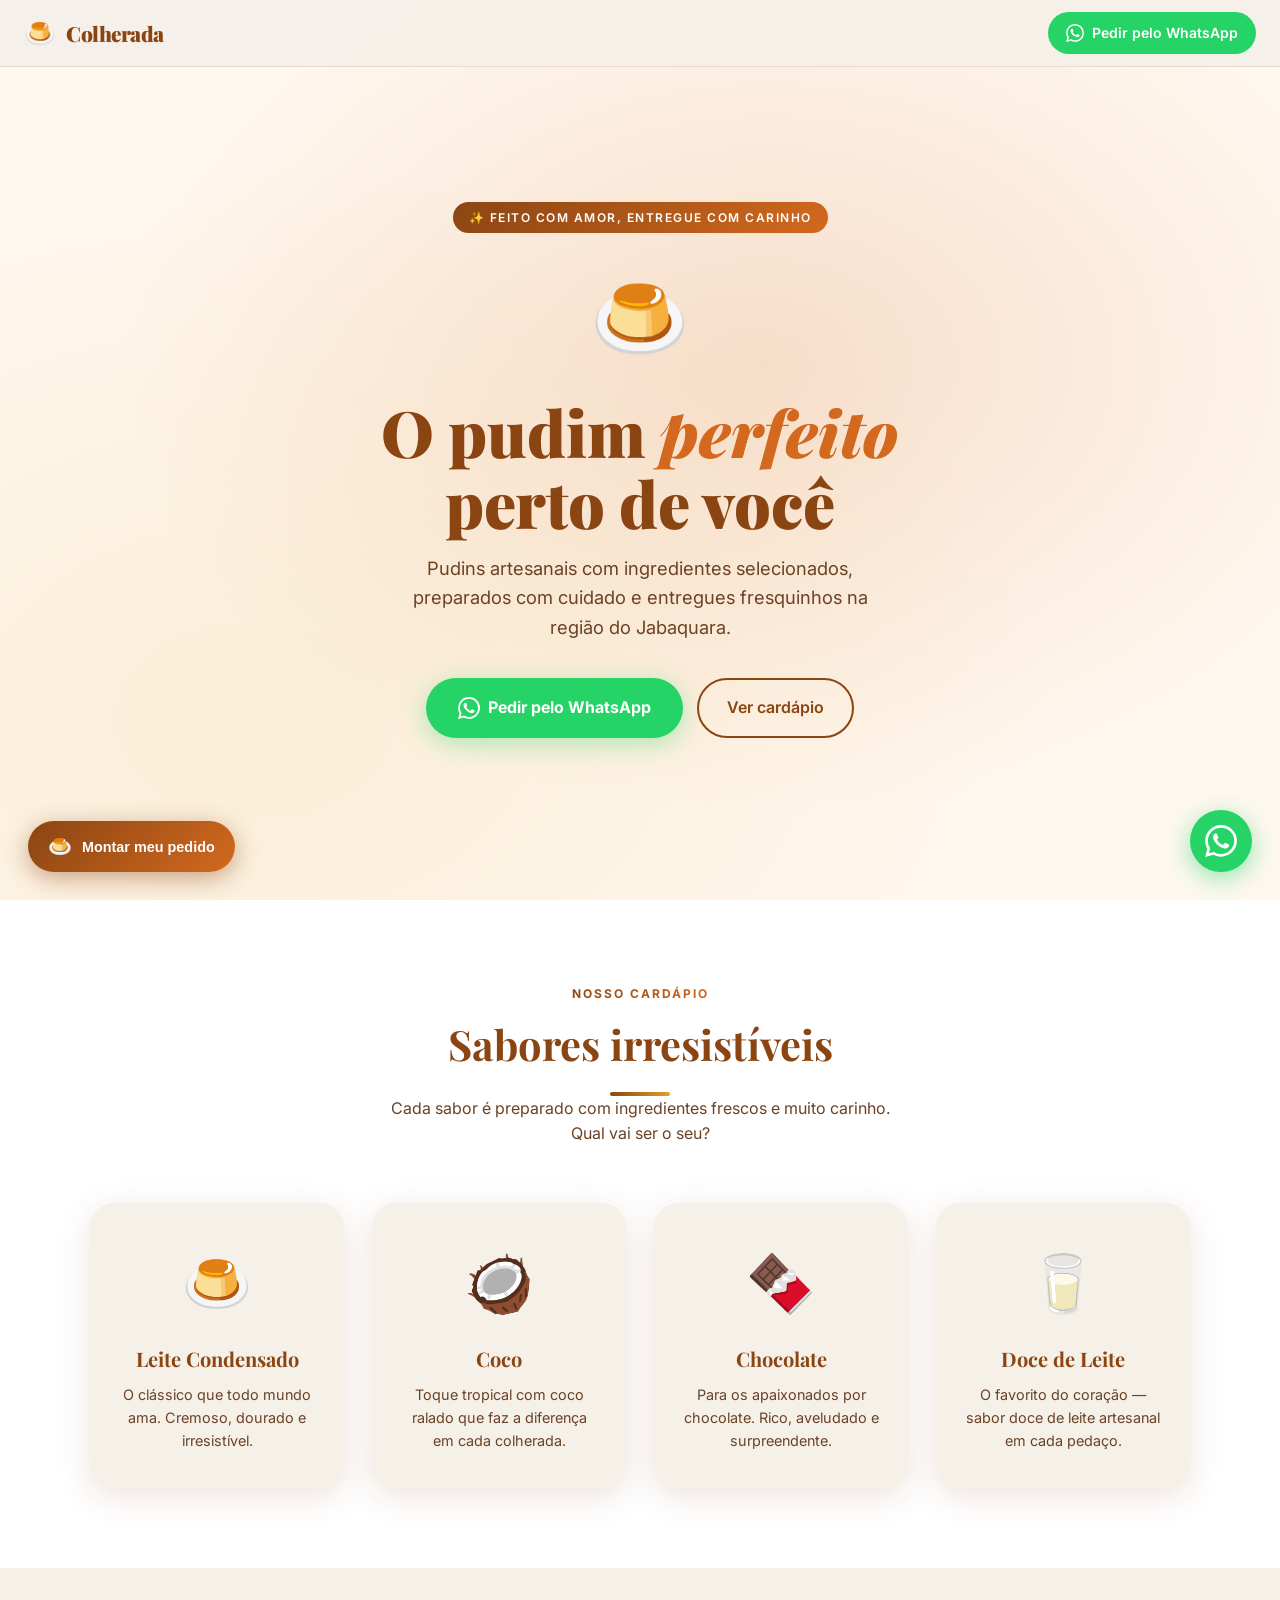
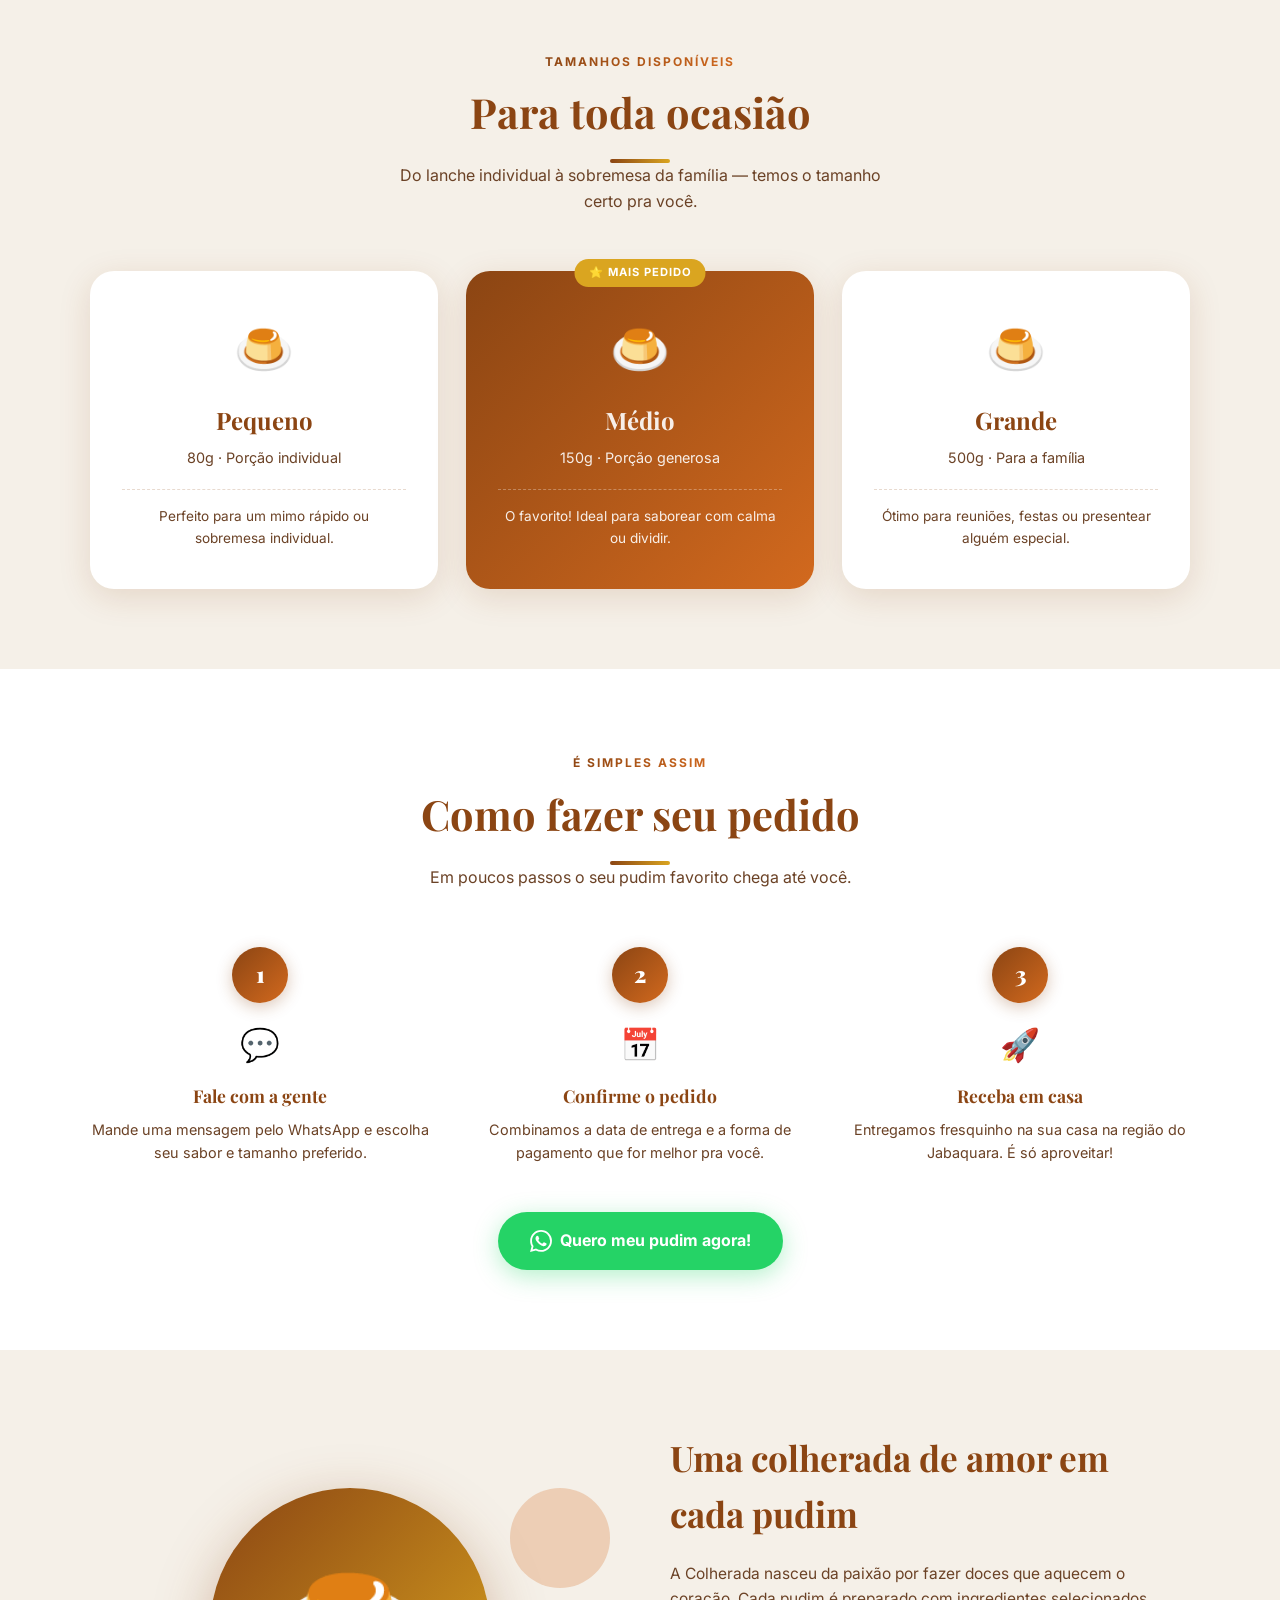
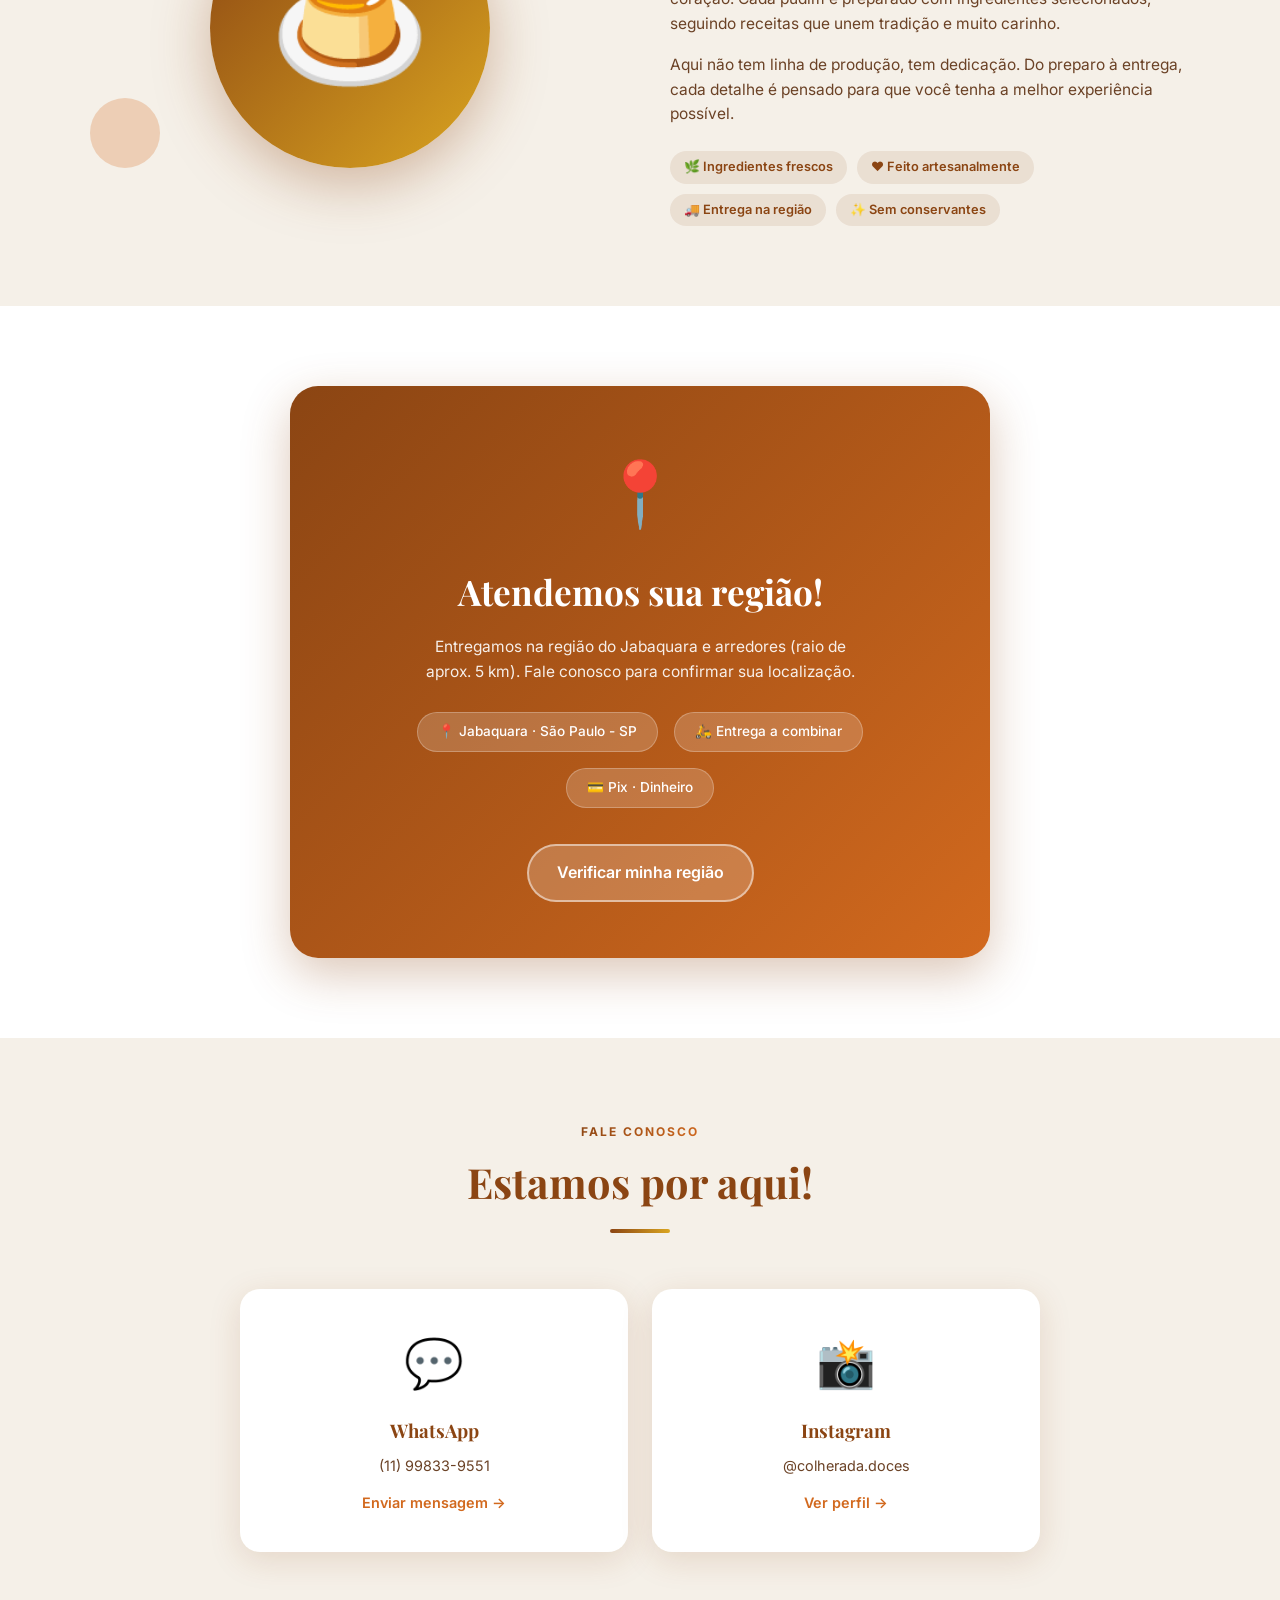
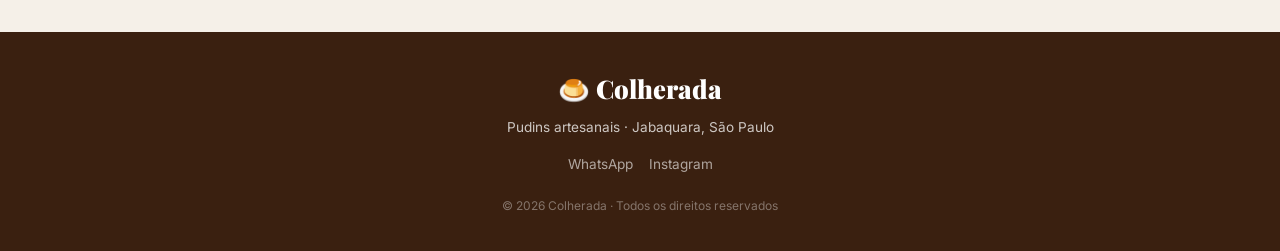
<file: landing.html>
<!DOCTYPE html>

<html lang="pt-BR">

<head>

    <meta charset="UTF-8">

    <meta name="viewport" content="width=device-width, initial-scale=1.0">

    <meta name="description" content="Colherada - Pudins artesanais feitos com amor. Entrega na região do Jabaquara, São Paulo. Peça pelo WhatsApp!">

    <meta name="theme-color" content="#8B4513">

    <title>Colherada &#x1F36E; Pudins Artesanais</title>



    <!-- Open Graph (WhatsApp/redes sociais) -->

    <meta property="og:title" content="Colherada &#x1F36E; Pudins Artesanais">

    <meta property="og:description" content="Pudins artesanais feitos com amor. Peça agora pelo WhatsApp!">

    <meta property="og:type" content="website">



    <!-- Google Fonts -->

    <link rel="preconnect" href="https://fonts.googleapis.com">

    <link rel="preconnect" href="https://fonts.gstatic.com" crossorigin>

    <link href="https://fonts.googleapis.com/css2?family=Playfair+Display:wght@700;900&family=Inter:wght@400;500;600&display=swap" rel="stylesheet">



    <style>

        /* &#x2500;&#x2500;&#x2500; Reset & Base &#x2500;&#x2500;&#x2500; */

        *, *::before, *::after { box-sizing: border-box; margin: 0; padding: 0; }



        :root {

            --marrom:    #8B4513;

            --caramelo:  #D2691E;

            --dourado:   #DAA520;

            --creme:     #F5F0E8;

            --creme2:    #FFF8F0;

            --branco:    #FFFFFF;

            --texto:     #3A2010;

            --texto-sub: #6B4226;

            --verde-wpp: #25D366;

            --sombra:    0 8px 32px rgba(139,69,19,.15);

        }



        html { scroll-behavior: smooth; }



        body {

            font-family: 'Inter', sans-serif;

            background: var(--creme);

            color: var(--texto);

            line-height: 1.6;

        }



        h1, h2, h3, .titulo-fonte {

            font-family: 'Playfair Display', serif;

        }



        /* &#x2500;&#x2500;&#x2500; Cabeçalho fixo &#x2500;&#x2500;&#x2500; */

        header {

            position: fixed;

            top: 0; left: 0; right: 0;

            z-index: 100;

            background: rgba(245,240,232,.95);

            backdrop-filter: blur(10px);

            border-bottom: 1px solid rgba(139,69,19,.12);

            padding: 12px 24px;

            display: flex;

            align-items: center;

            justify-content: space-between;

            gap: 12px;

        }



        .header-logo {

            display: flex;

            align-items: center;

            gap: 10px;

            text-decoration: none;

        }



        .header-logo span.emoji { font-size: 1.6rem; }



        .header-logo span.nome {

            font-family: 'Playfair Display', serif;

            font-size: 1.3rem;

            font-weight: 900;

            color: var(--marrom);

            letter-spacing: -0.5px;

        }



        .header-cta {

            display: inline-flex;

            align-items: center;

            gap: 8px;

            background: var(--verde-wpp);

            color: #fff;

            font-weight: 600;

            font-size: .875rem;

            padding: 10px 18px;

            border-radius: 50px;

            text-decoration: none;

            transition: transform .2s, box-shadow .2s;

            white-space: nowrap;

        }



        .header-cta:hover {

            transform: translateY(-2px);

            box-shadow: 0 6px 20px rgba(37,211,102,.4);

        }



        .header-cta svg { width: 18px; height: 18px; flex-shrink: 0; }



        /* &#x2500;&#x2500;&#x2500; Hero &#x2500;&#x2500;&#x2500; */

        .hero {

            min-height: 100vh;

            background:

                radial-gradient(ellipse at 60% 40%, rgba(210,105,30,.18) 0%, transparent 60%),

                radial-gradient(ellipse at 20% 80%, rgba(218,165,32,.12) 0%, transparent 55%),

                var(--creme2);

            display: flex;

            align-items: center;

            justify-content: center;

            text-align: center;

            padding: 120px 24px 80px;

        }



        .hero-inner { max-width: 680px; }



        .hero-badge {

            display: inline-block;

            background: linear-gradient(135deg, var(--marrom), var(--caramelo));

            color: #fff;

            font-size: .75rem;

            font-weight: 600;

            letter-spacing: 1.5px;

            text-transform: uppercase;

            padding: 6px 16px;

            border-radius: 50px;

            margin-bottom: 20px;

        }



        .hero-emoji {

            font-size: 5rem;

            display: block;

            margin-bottom: 16px;

            animation: balanco 3s ease-in-out infinite;

        }



        @keyframes balanco {

            0%, 100% { transform: rotate(-4deg); }

            50%       { transform: rotate(4deg); }

        }



        .hero h1 {

            font-size: clamp(2.4rem, 6vw, 4rem);

            font-weight: 900;

            color: var(--marrom);

            line-height: 1.1;

            margin-bottom: 16px;

        }



        .hero h1 em {

            font-style: italic;

            color: var(--caramelo);

        }



        .hero p {

            font-size: 1.15rem;

            color: var(--texto-sub);

            max-width: 500px;

            margin: 0 auto 36px;

        }



        .hero-btns {

            display: flex;

            flex-wrap: wrap;

            gap: 14px;

            justify-content: center;

        }



        .btn-primario {

            display: inline-flex;

            align-items: center;

            gap: 8px;

            background: var(--verde-wpp);

            color: #fff;

            font-weight: 700;

            font-size: 1rem;

            padding: 16px 32px;

            border-radius: 50px;

            text-decoration: none;

            box-shadow: 0 6px 24px rgba(37,211,102,.35);

            transition: transform .2s, box-shadow .2s;

        }



        .btn-primario:hover {

            transform: translateY(-3px);

            box-shadow: 0 10px 32px rgba(37,211,102,.45);

        }



        .btn-secundario {

            display: inline-flex;

            align-items: center;

            gap: 8px;

            background: transparent;

            color: var(--marrom);

            font-weight: 600;

            font-size: 1rem;

            padding: 15px 28px;

            border-radius: 50px;

            text-decoration: none;

            border: 2px solid var(--marrom);

            transition: background .2s, color .2s;

        }



        .btn-secundario:hover {

            background: var(--marrom);

            color: #fff;

        }



        /* &#x2500;&#x2500;&#x2500; Seções genéricas &#x2500;&#x2500;&#x2500; */

        section { padding: 80px 24px; }



        .container { max-width: 1100px; margin: 0 auto; }



        .secao-titulo {

            text-align: center;

            margin-bottom: 56px;

        }



        .secao-titulo .kicker {

            display: inline-block;

            background: linear-gradient(135deg, var(--marrom), var(--caramelo));

            -webkit-background-clip: text;

            -webkit-text-fill-color: transparent;

            font-size: .75rem;

            font-weight: 700;

            letter-spacing: 2px;

            text-transform: uppercase;

            margin-bottom: 8px;

        }



        .secao-titulo h2 {

            font-size: clamp(1.8rem, 4vw, 2.6rem);

            color: var(--marrom);

            margin-bottom: 12px;

        }



        .secao-titulo p {

            color: var(--texto-sub);

            font-size: 1rem;

            max-width: 520px;

            margin: 0 auto;

        }



        /* &#x2500;&#x2500;&#x2500; Divisor &#x2500;&#x2500;&#x2500; */

        .divisor {

            width: 60px;

            height: 4px;

            background: linear-gradient(90deg, var(--marrom), var(--dourado));

            border-radius: 2px;

            margin: 14px auto 0;

        }



        /* &#x2500;&#x2500;&#x2500; Sabores &#x2500;&#x2500;&#x2500; */

        .sec-sabores { background: var(--branco); }



        .grid-sabores {

            display: grid;

            grid-template-columns: repeat(auto-fit, minmax(230px, 1fr));

            gap: 28px;

        }



        .card-sabor {

            background: var(--creme);

            border-radius: 24px;

            padding: 36px 28px;

            text-align: center;

            box-shadow: var(--sombra);

            transition: transform .25s, box-shadow .25s;

            cursor: default;

        }



        .card-sabor:hover {

            transform: translateY(-8px);

            box-shadow: 0 16px 48px rgba(139,69,19,.2);

        }



        .card-sabor .icone { font-size: 3.5rem; margin-bottom: 14px; display: block; }



        .card-sabor h3 {

            font-size: 1.25rem;

            color: var(--marrom);

            margin-bottom: 8px;

        }



        .card-sabor p { font-size: .9rem; color: var(--texto-sub); }



        /* &#x2500;&#x2500;&#x2500; Tamanhos &#x2500;&#x2500;&#x2500; */

        .sec-tamanhos { background: var(--creme); }



        .grid-tamanhos {

            display: grid;

            grid-template-columns: repeat(auto-fit, minmax(260px, 1fr));

            gap: 28px;

        }



        .card-tamanho {

            background: var(--branco);

            border-radius: 24px;

            padding: 40px 32px;

            text-align: center;

            box-shadow: var(--sombra);

            position: relative;

            transition: transform .25s, box-shadow .25s;

        }



        .card-tamanho:hover {

            transform: translateY(-8px);

            box-shadow: 0 16px 48px rgba(139,69,19,.2);

        }



        .card-tamanho.destaque {

            background: linear-gradient(135deg, var(--marrom), var(--caramelo));

            color: #fff;

        }



        .card-tamanho.destaque h3,

        .card-tamanho.destaque .tamanho-desc,

        .card-tamanho.destaque .tamanho-info { color: rgba(255,255,255,.9); }



        .card-tamanho.destaque .badge-pop { display: block; }



        .badge-pop {

            display: none;

            position: absolute;

            top: -12px;

            left: 50%;

            transform: translateX(-50%);

            background: var(--dourado);

            color: #fff;

            font-size: .7rem;

            font-weight: 700;

            letter-spacing: 1px;

            text-transform: uppercase;

            padding: 5px 14px;

            border-radius: 50px;

            white-space: nowrap;

        }



        .tamanho-emoji { font-size: 3rem; margin-bottom: 14px; display: block; }



        .card-tamanho h3 {

            font-size: 1.5rem;

            color: var(--marrom);

            margin-bottom: 6px;

        }



        .tamanho-desc { font-size: .9rem; color: var(--texto-sub); margin-bottom: 20px; }



        .tamanho-info {

            font-size: .85rem;

            color: var(--texto-sub);

            padding-top: 16px;

            border-top: 1px dashed rgba(139,69,19,.2);

        }



        .card-tamanho.destaque .tamanho-info {

            border-top-color: rgba(255,255,255,.3);

        }



        /* &#x2500;&#x2500;&#x2500; Como pedir &#x2500;&#x2500;&#x2500; */

        .sec-como { background: var(--branco); }



        .steps {

            display: grid;

            grid-template-columns: repeat(auto-fit, minmax(200px, 1fr));

            gap: 40px;

            position: relative;

        }



        .step {

            text-align: center;

        }



        .step-num {

            width: 56px;

            height: 56px;

            background: linear-gradient(135deg, var(--marrom), var(--caramelo));

            color: #fff;

            font-family: 'Playfair Display', serif;

            font-size: 1.4rem;

            font-weight: 900;

            border-radius: 50%;

            display: flex;

            align-items: center;

            justify-content: center;

            margin: 0 auto 16px;

            box-shadow: 0 4px 16px rgba(139,69,19,.3);

        }



        .step-icon { font-size: 2rem; margin-bottom: 12px; display: block; }



        .step h3 { color: var(--marrom); margin-bottom: 8px; font-size: 1.1rem; }



        .step p { font-size: .9rem; color: var(--texto-sub); }



        .step-cta {

            margin-top: 48px;

            text-align: center;

        }



        /* &#x2500;&#x2500;&#x2500; Sobre &#x2500;&#x2500;&#x2500; */

        .sec-sobre { background: var(--creme); }



        .sobre-inner {

            display: grid;

            grid-template-columns: 1fr 1fr;

            gap: 60px;

            align-items: center;

        }



        .sobre-visual {

            position: relative;

            display: flex;

            align-items: center;

            justify-content: center;

        }



        .sobre-circulo {

            width: 280px;

            height: 280px;

            background: linear-gradient(135deg, var(--marrom), var(--dourado));

            border-radius: 50%;

            display: flex;

            align-items: center;

            justify-content: center;

            font-size: 8rem;

            box-shadow: 0 16px 56px rgba(139,69,19,.35);

        }



        .sobre-deco {

            position: absolute;

            width: 100px;

            height: 100px;

            background: var(--caramelo);

            border-radius: 50%;

            opacity: .25;

        }

        .sobre-deco:nth-child(1) { top: 0; right: 0; }

        .sobre-deco:nth-child(2) { bottom: 0; left: 0; width: 70px; height: 70px; }



        .sobre-texto h2 { color: var(--marrom); font-size: clamp(1.6rem, 3vw, 2.2rem); margin-bottom: 20px; }



        .sobre-texto p { color: var(--texto-sub); margin-bottom: 16px; font-size: .97rem; }



        .sobre-tags { display: flex; flex-wrap: wrap; gap: 10px; margin-top: 24px; }



        .tag {

            background: rgba(139,69,19,.1);

            color: var(--marrom);

            font-size: .8rem;

            font-weight: 600;

            padding: 6px 14px;

            border-radius: 50px;

        }



        /* &#x2500;&#x2500;&#x2500; Entrega &#x2500;&#x2500;&#x2500; */

        .sec-entrega { background: var(--branco); }



        .entrega-card {

            background: linear-gradient(135deg, var(--marrom), var(--caramelo));

            color: #fff;

            border-radius: 28px;

            padding: 56px 48px;

            text-align: center;

            max-width: 700px;

            margin: 0 auto;

            box-shadow: 0 16px 48px rgba(139,69,19,.3);

        }



        .entrega-card .icone-grande { font-size: 4rem; margin-bottom: 20px; display: block; }



        .entrega-card h2 {

            font-size: clamp(1.6rem, 3vw, 2.2rem);

            margin-bottom: 14px;

        }



        .entrega-card p { opacity: .9; max-width: 440px; margin: 0 auto 28px; font-size: .97rem; }



        .entrega-detalhes {

            display: flex;

            flex-wrap: wrap;

            justify-content: center;

            gap: 16px;

            margin-bottom: 36px;

        }



        .detalhe-chip {

            background: rgba(255,255,255,.18);

            border: 1px solid rgba(255,255,255,.25);

            border-radius: 50px;

            padding: 8px 20px;

            font-size: .85rem;

            font-weight: 500;

        }



        /* &#x2500;&#x2500;&#x2500; Contato &#x2500;&#x2500;&#x2500; */

        .sec-contato { background: var(--creme); }



        .contato-grid {

            display: grid;

            grid-template-columns: repeat(auto-fit, minmax(280px, 1fr));

            gap: 24px;

            max-width: 800px;

            margin: 0 auto;

        }



        .contato-card {

            background: var(--branco);

            border-radius: 20px;

            padding: 36px 28px;

            text-align: center;

            box-shadow: var(--sombra);

            text-decoration: none;

            color: inherit;

            transition: transform .25s, box-shadow .25s;

            display: block;

        }



        .contato-card:hover {

            transform: translateY(-6px);

            box-shadow: 0 16px 40px rgba(139,69,19,.2);

        }



        .contato-card .icone { font-size: 3rem; margin-bottom: 14px; display: block; }



        .contato-card h3 { color: var(--marrom); margin-bottom: 8px; }



        .contato-card p { font-size: .9rem; color: var(--texto-sub); }



        .contato-card .link-visual {

            display: inline-block;

            margin-top: 14px;

            font-weight: 600;

            color: var(--caramelo);

            font-size: .9rem;

        }



        /* &#x2500;&#x2500;&#x2500; Footer &#x2500;&#x2500;&#x2500; */

        footer {

            background: var(--texto);

            color: rgba(255,255,255,.75);

            text-align: center;

            padding: 36px 24px;

        }



        footer .footer-logo {

            font-family: 'Playfair Display', serif;

            font-size: 1.6rem;

            font-weight: 900;

            color: #fff;

            margin-bottom: 8px;

        }



        footer p { font-size: .85rem; }



        footer .footer-redes {

            margin-top: 16px;

            display: flex;

            justify-content: center;

            gap: 16px;

        }



        footer .footer-redes a {

            color: rgba(255,255,255,.6);

            text-decoration: none;

            font-size: .85rem;

            transition: color .2s;

        }



        footer .footer-redes a:hover { color: #fff; }



        /* &#x2500;&#x2500;&#x2500; Botão flutuante WhatsApp &#x2500;&#x2500;&#x2500; */

        .wpp-float {

            position: fixed;

            bottom: 28px;

            right: 28px;

            z-index: 200;

            width: 62px;

            height: 62px;

            background: var(--verde-wpp);

            border-radius: 50%;

            display: flex;

            align-items: center;

            justify-content: center;

            box-shadow: 0 6px 24px rgba(37,211,102,.5);

            text-decoration: none;

            transition: transform .2s, box-shadow .2s;

            animation: pulse-wpp 2.5s ease-in-out infinite;

        }



        .wpp-float:hover {

            transform: scale(1.12);

            box-shadow: 0 10px 36px rgba(37,211,102,.6);

            animation: none;

        }



        .wpp-float svg { width: 32px; height: 32px; }



        @keyframes pulse-wpp {

            0%, 100% { box-shadow: 0 6px 24px rgba(37,211,102,.5); }

            50%       { box-shadow: 0 6px 36px rgba(37,211,102,.8), 0 0 0 8px rgba(37,211,102,.12); }

        }



        /* &#x2500;&#x2500;&#x2500; Responsivo &#x2500;&#x2500;&#x2500; */

        @media (max-width: 700px) {

            .sobre-inner {

                grid-template-columns: 1fr;

                gap: 36px;

            }



            .sobre-visual { order: -1; }



            .sobre-circulo { width: 200px; height: 200px; font-size: 5.5rem; }



            .entrega-card { padding: 40px 24px; }



            header { padding: 10px 16px; }



            .header-cta span.texto { display: none; }

        }

    </style>

</head>

<body>



    <!-- CABEÇALHO -->

    <header>

        <a href="#inicio" class="header-logo">

            <span class="emoji">&#x1F36E;</span>

            <span class="nome">Colherada</span>

        </a>

        <a href="https://wa.me/5511998339551?text=Ol%C3%A1%21+Vim+pelo+site+da+Colherada+e+gostaria+de+fazer+um+pedido." target="_blank" rel="noopener" class="header-cta">

            <svg viewBox="0 0 24 24" fill="currentColor" xmlns="http://www.w3.org/2000/svg">

                <path d="M17.472 14.382c-.297-.149-1.758-.867-2.03-.967-.273-.099-.471-.148-.67.15-.197.297-.767.966-.94 1.164-.173.199-.347.223-.644.075-.297-.15-1.255-.463-2.39-1.475-.883-.788-1.48-1.761-1.653-2.059-.173-.297-.018-.458.13-.606.134-.133.298-.347.446-.52.149-.174.198-.298.298-.497.099-.198.05-.371-.025-.52-.075-.149-.669-1.612-.916-2.207-.242-.579-.487-.5-.669-.51-.173-.008-.371-.01-.57-.01-.198 0-.52.074-.792.372-.272.297-1.04 1.016-1.04 2.479 0 1.462 1.065 2.875 1.213 3.074.149.198 2.096 3.2 5.077 4.487.709.306 1.262.489 1.694.625.712.227 1.36.195 1.871.118.571-.085 1.758-.719 2.006-1.413.248-.694.248-1.289.173-1.413-.074-.124-.272-.198-.57-.347m-5.421 7.403h-.004a9.87 9.87 0 01-5.031-1.378l-.361-.214-3.741.982.998-3.648-.235-.374a9.86 9.86 0 01-1.51-5.26c.001-5.45 4.436-9.884 9.888-9.884 2.64 0 5.122 1.03 6.988 2.898a9.825 9.825 0 012.893 6.994c-.003 5.45-4.437 9.884-9.885 9.884m8.413-18.297A11.815 11.815 0 0012.05 0C5.495 0 .16 5.335.157 11.892c0 2.096.547 4.142 1.588 5.945L.057 24l6.305-1.654a11.882 11.882 0 005.683 1.448h.005c6.554 0 11.89-5.335 11.893-11.893a11.821 11.821 0 00-3.48-8.413z"/>

            </svg>

            <span class="texto">Pedir pelo WhatsApp</span>

        </a>

    </header>



    <!-- HERO -->

    <section class="hero" id="inicio">

        <div class="hero-inner">

            <span class="hero-badge">&#x2728; Feito com amor, entregue com carinho</span>

            <span class="hero-emoji">&#x1F36E;</span>

            <h1>O pudim <em>perfeito</em> perto de você</h1>

            <p>Pudins artesanais com ingredientes selecionados, preparados com cuidado e entregues fresquinhos na região do Jabaquara.</p>

            <div class="hero-btns">

                <a href="https://wa.me/5511998339551?text=Ol%C3%A1%21+Vim+pelo+site+da+Colherada+e+gostaria+de+fazer+um+pedido." target="_blank" rel="noopener" class="btn-primario">

                    <svg viewBox="0 0 24 24" fill="currentColor" width="22" height="22" xmlns="http://www.w3.org/2000/svg">

                        <path d="M17.472 14.382c-.297-.149-1.758-.867-2.03-.967-.273-.099-.471-.148-.67.15-.197.297-.767.966-.94 1.164-.173.199-.347.223-.644.075-.297-.15-1.255-.463-2.39-1.475-.883-.788-1.48-1.761-1.653-2.059-.173-.297-.018-.458.13-.606.134-.133.298-.347.446-.52.149-.174.198-.298.298-.497.099-.198.05-.371-.025-.52-.075-.149-.669-1.612-.916-2.207-.242-.579-.487-.5-.669-.51-.173-.008-.371-.01-.57-.01-.198 0-.52.074-.792.372-.272.297-1.04 1.016-1.04 2.479 0 1.462 1.065 2.875 1.213 3.074.149.198 2.096 3.2 5.077 4.487.709.306 1.262.489 1.694.625.712.227 1.36.195 1.871.118.571-.085 1.758-.719 2.006-1.413.248-.694.248-1.289.173-1.413-.074-.124-.272-.198-.57-.347m-5.421 7.403h-.004a9.87 9.87 0 01-5.031-1.378l-.361-.214-3.741.982.998-3.648-.235-.374a9.86 9.86 0 01-1.51-5.26c.001-5.45 4.436-9.884 9.888-9.884 2.64 0 5.122 1.03 6.988 2.898a9.825 9.825 0 012.893 6.994c-.003 5.45-4.437 9.884-9.885 9.884m8.413-18.297A11.815 11.815 0 0012.05 0C5.495 0 .16 5.335.157 11.892c0 2.096.547 4.142 1.588 5.945L.057 24l6.305-1.654a11.882 11.882 0 005.683 1.448h.005c6.554 0 11.89-5.335 11.893-11.893a11.821 11.821 0 00-3.48-8.413z"/>

                    </svg>

                    Pedir pelo WhatsApp

                </a>

                <a href="#cardapio" class="btn-secundario">Ver cardápio</a>

            </div>

        </div>

    </section>



    <!-- SABORES -->

    <section class="sec-sabores" id="cardapio">

        <div class="container">

            <div class="secao-titulo">

                <span class="kicker">Nosso Cardápio</span>

                <h2>Sabores irresistíveis</h2>

                <div class="divisor"></div>

                <p>Cada sabor é preparado com ingredientes frescos e muito carinho. Qual vai ser o seu?</p>

            </div>



            <div class="grid-sabores">

                <div class="card-sabor">

                    <span class="icone">&#x1F36E;</span>

                    <h3>Leite Condensado</h3>

                    <p>O clássico que todo mundo ama. Cremoso, dourado e irresistível.</p>

                </div>

                <div class="card-sabor">

                    <span class="icone">&#x1F965;</span>

                    <h3>Coco</h3>

                    <p>Toque tropical com coco ralado que faz a diferença em cada colherada.</p>

                </div>

                <div class="card-sabor">

                    <span class="icone">&#x1F36B;</span>

                    <h3>Chocolate</h3>

                    <p>Para os apaixonados por chocolate. Rico, aveludado e surpreendente.</p>

                </div>

                <div class="card-sabor">

                    <span class="icone">&#x1F95B;</span>

                    <h3>Doce de Leite</h3>

                    <p>O favorito do coração &#x2014; sabor doce de leite artesanal em cada pedaço.</p>

                </div>

            </div>

        </div>

    </section>



    <!-- TAMANHOS -->

    <section class="sec-tamanhos" id="tamanhos">

        <div class="container">

            <div class="secao-titulo">

                <span class="kicker">Tamanhos disponíveis</span>

                <h2>Para toda ocasião</h2>

                <div class="divisor"></div>

                <p>Do lanche individual à sobremesa da família &#x2014; temos o tamanho certo pra você.</p>

            </div>



            <div class="grid-tamanhos">

                <div class="card-tamanho">

                    <span class="tamanho-emoji">&#x1F36E;</span>

                    <h3>Pequeno</h3>

                    <p class="tamanho-desc">80g · Porção individual</p>

                    <p class="tamanho-info">Perfeito para um mimo rápido ou sobremesa individual.</p>

                </div>

                <div class="card-tamanho destaque">

                    <span class="badge-pop">&#x2B50; Mais pedido</span>

                    <span class="tamanho-emoji">&#x1F36E;</span>

                    <h3>Médio</h3>

                    <p class="tamanho-desc">150g · Porção generosa</p>

                    <p class="tamanho-info">O favorito! Ideal para saborear com calma ou dividir.</p>

                </div>

                <div class="card-tamanho">

                    <span class="tamanho-emoji">&#x1F36E;</span>

                    <h3>Grande</h3>

                    <p class="tamanho-desc">500g · Para a família</p>

                    <p class="tamanho-info">Ótimo para reuniões, festas ou presentear alguém especial.</p>

                </div>

            </div>

        </div>

    </section>



    <!-- COMO PEDIR -->

    <section class="sec-como" id="como-pedir">

        <div class="container">

            <div class="secao-titulo">

                <span class="kicker">É simples assim</span>

                <h2>Como fazer seu pedido</h2>

                <div class="divisor"></div>

                <p>Em poucos passos o seu pudim favorito chega até você.</p>

            </div>



            <div class="steps">

                <div class="step">

                    <div class="step-num">1</div>

                    <span class="step-icon">&#x1F4AC;</span>

                    <h3>Fale com a gente</h3>

                    <p>Mande uma mensagem pelo WhatsApp e escolha seu sabor e tamanho preferido.</p>

                </div>

                <div class="step">

                    <div class="step-num">2</div>

                    <span class="step-icon">&#x1F4C5;</span>

                    <h3>Confirme o pedido</h3>

                    <p>Combinamos a data de entrega e a forma de pagamento que for melhor pra você.</p>

                </div>

                <div class="step">

                    <div class="step-num">3</div>

                    <span class="step-icon">&#x1F680;</span>

                    <h3>Receba em casa</h3>

                    <p>Entregamos fresquinho na sua casa na região do Jabaquara. É só aproveitar!</p>

                </div>

            </div>



            <div class="step-cta">

                <a href="https://wa.me/5511998339551?text=Ol%C3%A1%21+Vim+pelo+site+da+Colherada+e+gostaria+de+fazer+um+pedido." target="_blank" rel="noopener" class="btn-primario">

                    <svg viewBox="0 0 24 24" fill="currentColor" width="22" height="22" xmlns="http://www.w3.org/2000/svg">

                        <path d="M17.472 14.382c-.297-.149-1.758-.867-2.03-.967-.273-.099-.471-.148-.67.15-.197.297-.767.966-.94 1.164-.173.199-.347.223-.644.075-.297-.15-1.255-.463-2.39-1.475-.883-.788-1.48-1.761-1.653-2.059-.173-.297-.018-.458.13-.606.134-.133.298-.347.446-.52.149-.174.198-.298.298-.497.099-.198.05-.371-.025-.52-.075-.149-.669-1.612-.916-2.207-.242-.579-.487-.5-.669-.51-.173-.008-.371-.01-.57-.01-.198 0-.52.074-.792.372-.272.297-1.04 1.016-1.04 2.479 0 1.462 1.065 2.875 1.213 3.074.149.198 2.096 3.2 5.077 4.487.709.306 1.262.489 1.694.625.712.227 1.36.195 1.871.118.571-.085 1.758-.719 2.006-1.413.248-.694.248-1.289.173-1.413-.074-.124-.272-.198-.57-.347m-5.421 7.403h-.004a9.87 9.87 0 01-5.031-1.378l-.361-.214-3.741.982.998-3.648-.235-.374a9.86 9.86 0 01-1.51-5.26c.001-5.45 4.436-9.884 9.888-9.884 2.64 0 5.122 1.03 6.988 2.898a9.825 9.825 0 012.893 6.994c-.003 5.45-4.437 9.884-9.885 9.884m8.413-18.297A11.815 11.815 0 0012.05 0C5.495 0 .16 5.335.157 11.892c0 2.096.547 4.142 1.588 5.945L.057 24l6.305-1.654a11.882 11.882 0 005.683 1.448h.005c6.554 0 11.89-5.335 11.893-11.893a11.821 11.821 0 00-3.48-8.413z"/>

                    </svg>

                    Quero meu pudim agora!

                </a>

            </div>

        </div>

    </section>



    <!-- SOBRE -->

    <section class="sec-sobre" id="sobre">

        <div class="container">

            <div class="sobre-inner">

                <div class="sobre-visual">

                    <span class="sobre-deco"></span>

                    <span class="sobre-deco"></span>

                    <div class="sobre-circulo">&#x1F36E;</div>

                </div>

                <div class="sobre-texto">

                    <h2>Uma colherada de amor em cada pudim</h2>

                    <p>A Colherada nasceu da paixão por fazer doces que aquecem o coração. Cada pudim é preparado com ingredientes selecionados, seguindo receitas que unem tradição e muito carinho.</p>

                    <p>Aqui não tem linha de produção, tem dedicação. Do preparo à entrega, cada detalhe é pensado para que você tenha a melhor experiência possível.</p>

                    <div class="sobre-tags">

                        <span class="tag">&#x1F33F; Ingredientes frescos</span>

                        <span class="tag">&#x2764; Feito artesanalmente</span>

                        <span class="tag">&#x1F69A; Entrega na região</span>

                        <span class="tag">&#x2728; Sem conservantes</span>

                    </div>

                </div>

            </div>

        </div>

    </section>



    <!-- ENTREGA -->

    <section class="sec-entrega" id="entrega">

        <div class="container">

            <div class="entrega-card">

                <span class="icone-grande">&#x1F4CD;</span>

                <h2>Atendemos sua região!</h2>

                <p>Entregamos na região do Jabaquara e arredores (raio de aprox. 5 km). Fale conosco para confirmar sua localização.</p>

                <div class="entrega-detalhes">

                    <span class="detalhe-chip">&#x1F4CD; Jabaquara · São Paulo - SP</span>

                    <span class="detalhe-chip">&#x1F6F5; Entrega a combinar</span>

                    <span class="detalhe-chip">&#x1F4B3; Pix · Dinheiro</span>

                </div>

                <a href="https://wa.me/5511998339551?text=Ol%C3%A1%21+Quero+saber+se+voc%C3%AAs+entregam+na+minha+regi%C3%A3o+%F0%9F%98%8A" target="_blank" rel="noopener" style="

                    display: inline-flex;

                    align-items: center;

                    gap: 8px;

                    background: rgba(255,255,255,.2);

                    border: 2px solid rgba(255,255,255,.5);

                    color: #fff;

                    font-weight: 600;

                    padding: 14px 28px;

                    border-radius: 50px;

                    text-decoration: none;

                    transition: background .2s;

                ">

                    Verificar minha região

                </a>

            </div>

        </div>

    </section>



    <!-- CONTATO -->

    <section class="sec-contato" id="contato">

        <div class="container">

            <div class="secao-titulo">

                <span class="kicker">Fale conosco</span>

                <h2>Estamos por aqui!</h2>

                <div class="divisor"></div>

            </div>



            <div class="contato-grid">

                <a href="https://wa.me/5511998339551?text=Ol%C3%A1%21+Vim+pelo+site+da+Colherada+e+gostaria+de+fazer+um+pedido." target="_blank" rel="noopener" class="contato-card">

                    <span class="icone">&#x1F4AC;</span>

                    <h3>WhatsApp</h3>

                    <p>(11) 99833-9551</p>

                    <span class="link-visual">Enviar mensagem &#x2192;</span>

                </a>

                <a href="https://instagram.com/colherada.doces" target="_blank" rel="noopener" class="contato-card">

                    <span class="icone">&#x1F4F8;</span>

                    <h3>Instagram</h3>

                    <p>@colherada.doces</p>

                    <span class="link-visual">Ver perfil &#x2192;</span>

                </a>

            </div>

        </div>

    </section>



    <!-- FOOTER -->

    <footer>

        <p class="footer-logo">&#x1F36E; Colherada</p>

        <p>Pudins artesanais · Jabaquara, São Paulo</p>

        <div class="footer-redes">

            <a href="https://wa.me/5511998339551" target="_blank" rel="noopener">WhatsApp</a>

            <a href="https://instagram.com/colherada.doces" target="_blank" rel="noopener">Instagram</a>

        </div>

        <p style="margin-top: 20px; font-size: .75rem; opacity: .5;">© 2026 Colherada · Todos os direitos reservados</p>

    </footer>



    <!-- BOTÃO FLUTUANTE WHATSAPP -->

    <a href="https://wa.me/5511998339551?text=Ol%C3%A1%21+Vim+pelo+site+da+Colherada+e+gostaria+de+fazer+um+pedido." target="_blank" rel="noopener" class="wpp-float" aria-label="Falar pelo WhatsApp">

        <svg viewBox="0 0 24 24" fill="white" xmlns="http://www.w3.org/2000/svg">

            <path d="M17.472 14.382c-.297-.149-1.758-.867-2.03-.967-.273-.099-.471-.148-.67.15-.197.297-.767.966-.94 1.164-.173.199-.347.223-.644.075-.297-.15-1.255-.463-2.39-1.475-.883-.788-1.48-1.761-1.653-2.059-.173-.297-.018-.458.13-.606.134-.133.298-.347.446-.52.149-.174.198-.298.298-.497.099-.198.05-.371-.025-.52-.075-.149-.669-1.612-.916-2.207-.242-.579-.487-.5-.669-.51-.173-.008-.371-.01-.57-.01-.198 0-.52.074-.792.372-.272.297-1.04 1.016-1.04 2.479 0 1.462 1.065 2.875 1.213 3.074.149.198 2.096 3.2 5.077 4.487.709.306 1.262.489 1.694.625.712.227 1.36.195 1.871.118.571-.085 1.758-.719 2.006-1.413.248-.694.248-1.289.173-1.413-.074-.124-.272-.198-.57-.347m-5.421 7.403h-.004a9.87 9.87 0 01-5.031-1.378l-.361-.214-3.741.982.998-3.648-.235-.374a9.86 9.86 0 01-1.51-5.26c.001-5.45 4.436-9.884 9.888-9.884 2.64 0 5.122 1.03 6.988 2.898a9.825 9.825 0 012.893 6.994c-.003 5.45-4.437 9.884-9.885 9.884m8.413-18.297A11.815 11.815 0 0012.05 0C5.495 0 .16 5.335.157 11.892c0 2.096.547 4.142 1.588 5.945L.057 24l6.305-1.654a11.882 11.882 0 005.683 1.448h.005c6.554 0 11.89-5.335 11.893-11.893a11.821 11.821 0 00-3.48-8.413z"/>

        </svg>

    </a>





    <!-- CHATBOT -->

    <div id="chat-widget">

      <button id="chat-toggle" aria-label="Fazer pedido pelo chat" onclick="chatToggle()">

        <span id="chat-toggle-icon">&#x1F36E;</span>

        <span id="chat-toggle-label">Montar meu pedido</span>

        <span id="chat-badge" style="display:none">1</span>

      </button>

      <div id="chat-window" style="display:none">

        <div id="chat-header">

          <div id="chat-header-info">

            <span style="font-size:1.5rem">&#x1F36E;</span>

            <div><strong>Colherada</strong><small>Bot de pedidos &middot; Online</small></div>

          </div>

          <button id="chat-close" onclick="chatToggle()" aria-label="Fechar">&#x2715;</button>

        </div>

        <div id="chat-messages"></div>

        <div id="chat-input-area">

          <div id="chat-botoes"></div>

          <div id="chat-texto-area" style="display:none">

            <input id="chat-input" type="text" placeholder="Digite aqui..." autocomplete="off" />

            <button id="chat-send" onclick="chatEnviar()">&#x27A4;</button>

          </div>

        </div>

      </div>

    </div>



    <style>

      #chat-widget{position:fixed;bottom:28px;left:28px;z-index:300;font-family:'Inter',sans-serif}

      #chat-toggle{display:flex;align-items:center;gap:10px;background:linear-gradient(135deg,#8B4513,#D2691E);color:#fff;border:none;border-radius:50px;padding:14px 20px;font-size:.9rem;font-weight:600;cursor:pointer;box-shadow:0 6px 24px rgba(139,69,19,.45);transition:transform .2s,box-shadow .2s;position:relative}

      #chat-toggle:hover{transform:translateY(-3px);box-shadow:0 10px 32px rgba(139,69,19,.55)}

      #chat-toggle-icon{font-size:1.2rem}

      #chat-badge{position:absolute;top:-6px;right:-6px;background:#e53e3e;color:#fff;font-size:.65rem;font-weight:700;width:18px;height:18px;border-radius:50%;align-items:center;justify-content:center}

      #chat-window{position:absolute;bottom:calc(100% + 16px);left:0;width:340px;max-height:520px;background:#fff;border-radius:20px;box-shadow:0 16px 64px rgba(0,0,0,.2);display:flex;flex-direction:column;overflow:hidden;animation:slideUpChat .25s ease}

      @keyframes slideUpChat{from{opacity:0;transform:translateY(16px)}to{opacity:1;transform:translateY(0)}}

      #chat-header{background:linear-gradient(135deg,#8B4513,#D2691E);color:#fff;padding:16px 18px;display:flex;align-items:center;justify-content:space-between}

      #chat-header-info{display:flex;align-items:center;gap:10px}

      #chat-header-info strong{display:block;font-size:.95rem}

      #chat-header-info small{font-size:.72rem;opacity:.85}

      #chat-close{background:rgba(255,255,255,.2);border:none;color:#fff;width:28px;height:28px;border-radius:50%;cursor:pointer;font-size:.85rem;display:flex;align-items:center;justify-content:center;transition:background .2s}

      #chat-close:hover{background:rgba(255,255,255,.35)}

      #chat-messages{flex:1;overflow-y:auto;padding:16px 14px;display:flex;flex-direction:column;gap:10px;background:#F9F6F2}

      .msg{max-width:82%;padding:10px 13px;border-radius:14px;font-size:.875rem;line-height:1.45;word-break:break-word}

      .msg-bot{background:#fff;color:#3A2010;align-self:flex-start;border-bottom-left-radius:4px;box-shadow:0 2px 8px rgba(0,0,0,.08)}

      .msg-user{background:linear-gradient(135deg,#8B4513,#D2691E);color:#fff;align-self:flex-end;border-bottom-right-radius:4px}

      .msg-typing{display:flex;gap:4px;padding:12px 14px}

      .msg-typing span{width:7px;height:7px;background:#ccc;border-radius:50%;animation:typingDot .9s ease-in-out infinite}

      .msg-typing span:nth-child(2){animation-delay:.2s}

      .msg-typing span:nth-child(3){animation-delay:.4s}

      @keyframes typingDot{0%,60%,100%{transform:translateY(0);opacity:.4}30%{transform:translateY(-5px);opacity:1}}

      #chat-input-area{padding:12px 14px;border-top:1px solid #EEE8E0;background:#fff}

      #chat-botoes{display:flex;flex-wrap:wrap;gap:8px}

      .chat-btn{background:#F5F0E8;border:1.5px solid #D2691E;color:#8B4513;font-size:.8rem;font-weight:600;padding:8px 14px;border-radius:50px;cursor:pointer;transition:background .2s,color .2s;font-family:'Inter',sans-serif}

      .chat-btn:hover{background:#8B4513;color:#fff;border-color:#8B4513}

      #chat-texto-area{display:flex;gap:8px}

      #chat-input{flex:1;border:1.5px solid #E8DDD0;border-radius:50px;padding:9px 14px;font-size:.875rem;outline:none;font-family:'Inter',sans-serif;color:#3A2010;transition:border-color .2s}

      #chat-input:focus{border-color:#D2691E}

      #chat-send{background:linear-gradient(135deg,#8B4513,#D2691E);color:#fff;border:none;border-radius:50%;width:38px;height:38px;font-size:1rem;cursor:pointer;display:flex;align-items:center;justify-content:center;flex-shrink:0;transition:transform .15s}

      #chat-send:hover{transform:scale(1.1)}

      .chat-wpp-btn{display:flex;align-items:center;justify-content:center;gap:8px;width:100%;padding:13px;background:#25D366;color:#fff;font-weight:700;font-size:.9rem;border:none;border-radius:50px;cursor:pointer;text-decoration:none;margin-top:4px;transition:transform .2s,box-shadow .2s;font-family:'Inter',sans-serif}

      .chat-wpp-btn:hover{transform:translateY(-2px);box-shadow:0 6px 20px rgba(37,211,102,.4)}

      .resumo-pedido{background:#F5F0E8;border-radius:10px;padding:10px 12px;font-size:.8rem;color:#3A2010;margin-top:6px;line-height:1.7}

      @media(max-width:400px){#chat-window{width:calc(100vw - 40px)}#chat-toggle-label{display:none}#chat-toggle{border-radius:50%;padding:14px}}

    </style>



    <script>

    (function(){

      var WPP='5511998339551';

      var estado='nome';

      var dados={nome:'',itens:[],endereco:''};

      var itemAtual={};

      var chatAberto=false,saudacaoFeita=false;

      var SABORES=['Leite Condensado','Coco','Chocolate','Doce de Leite'];

      var TAMANHOS=['Pequeno (80g)','Medio (150g)','Grande (500g)'];



      window.chatToggle=function(){

        chatAberto=!chatAberto;

        var win=document.getElementById('chat-window');

        var badge=document.getElementById('chat-badge');

        win.style.display=chatAberto?'flex':'none';

        badge.style.display='none';

        if(chatAberto&&!saudacaoFeita){saudacaoFeita=true;setTimeout(iniciar,400);}

        if(chatAberto){setTimeout(function(){var m=document.getElementById('chat-messages');m.scrollTop=m.scrollHeight;},100);}

      };



      function addMsg(txt,tipo){

        var area=document.getElementById('chat-messages');

        var div=document.createElement('div');

        div.className='msg msg-'+tipo;

        div.innerHTML=txt.replace(/\*(.*?)\*/g,'<strong>$1</strong>').replace(/\n/g,'<br>');

        area.appendChild(div);

        area.scrollTop=area.scrollHeight;

        return div;

      }



      function addTyping(){

        var area=document.getElementById('chat-messages');

        var div=document.createElement('div');

        div.className='msg msg-bot msg-typing';

        div.innerHTML='<span></span><span></span><span></span>';

        area.appendChild(div);

        area.scrollTop=area.scrollHeight;

        return div;

      }



      function botFala(txt,delay){

        delay=delay||900;

        return new Promise(function(res){

          var t=addTyping();

          setTimeout(function(){t.remove();addMsg(txt,'bot');res();},delay);

        });

      }



      function mostrarOpcoes(ops){

        var area=document.getElementById('chat-botoes');

        area.innerHTML='';

        document.getElementById('chat-texto-area').style.display='none';

        ops.forEach(function(op){

          var btn=document.createElement('button');

          btn.className='chat-btn';

          btn.textContent=op;

          btn.onclick=function(){responderBotao(op);};

          area.appendChild(btn);

        });

      }



      function mostrarInput(tipo){

        document.getElementById('chat-botoes').innerHTML='';

        var ta=document.getElementById('chat-texto-area');

        var inp=document.getElementById('chat-input');

        ta.style.display='flex';

        inp.type=tipo==='numero'?'number':'text';

        inp.value='';

        inp.min=tipo==='numero'?1:undefined;

        inp.placeholder=tipo==='numero'?'Ex: 2':'Digite aqui...';

        setTimeout(function(){inp.focus();},100);

      }



      function responderBotao(val){

        document.getElementById('chat-botoes').innerHTML='';

        addMsg(val,'user');

        setTimeout(function(){processar(val);},400);

      }



      window.chatEnviar=function(){

        var inp=document.getElementById('chat-input');

        var val=inp.value.trim();

        if(!val)return;

        if(estado==='quantidade'&&(isNaN(val)||parseInt(val)<1)){

          botFala('Por favor, informe uma quantidade valida (ex: 1, 2, 3...).');

          mostrarInput('numero');return;

        }

        document.getElementById('chat-texto-area').style.display='none';

        addMsg(val,'user');

        setTimeout(function(){processar(val);},400);

      };



      function processar(val){

        if(estado==='nome'){

          dados.nome=val;

          estado='sabor';

          botFala('Que otimo, *'+val+'*! Vamos montar seu pedido.\n\nQual sabor voce deseja?').then(function(){

            mostrarOpcoes(SABORES);

          });



        }else if(estado==='sabor'){

          itemAtual={sabor:val};

          estado='tamanho';

          botFala('Otima escolha! Qual tamanho?').then(function(){

            mostrarOpcoes(TAMANHOS);

          });



        }else if(estado==='tamanho'){

          itemAtual.tamanho=val;

          estado='quantidade';

          botFala('Quantas unidades de *'+itemAtual.sabor+'* ('+val+')?').then(function(){

            mostrarInput('numero');

          });



        }else if(estado==='quantidade'){

          itemAtual.quantidade=val;

          dados.itens.push({sabor:itemAtual.sabor,tamanho:itemAtual.tamanho,quantidade:val});

          itemAtual={};

          estado='mais_sabor';

          botFala('Adicionado! Deseja mais algum sabor?').then(function(){

            mostrarOpcoes(['Sim, quero outro sabor!','Nao, so esses mesmo!']);

          });



        }else if(estado==='mais_sabor'){

          if(val==='Sim, quero outro sabor!'){

            estado='sabor';

            botFala('Claro! Qual outro sabor voce quer?').then(function(){

              mostrarOpcoes(SABORES);

            });

          }else{

            estado='endereco';

            botFala('Perfeito! Me informe o endereco completo para entrega\n(rua, numero e bairro):').then(function(){

              mostrarInput('texto');

            });

          }



        }else if(estado==='endereco'){

          dados.endereco=val;

          mostrarResumo();

        }

      }



      function mostrarResumo(){

        var itensHTML=dados.itens.map(function(it,i){

          return '<strong>'+(i+1)+'.</strong> '+it.sabor+' &middot; '+it.tamanho+' &middot; '+it.quantidade+' un.';

        }).join('<br>');



        var resumoHTML='<div class="resumo-pedido">'

          +'<strong>Nome:</strong> '+dados.nome+'<br>'

          +'<strong>Itens:</strong><br>'+itensHTML+'<br>'

          +'<strong>Endereco:</strong> '+dados.endereco+'<br>'

          +'<strong>Pagamento:</strong> Pix'

          +'</div>';



        botFala('Aqui esta o resumo do seu pedido, *'+dados.nome+'*:'+resumoHTML+'\n\nClique abaixo para confirmar via WhatsApp!').then(function(){

          var linhas=['Pedido Colherada',''];

          linhas.push('Nome: '+dados.nome);

          linhas.push('');

          linhas.push('Itens:');

          dados.itens.forEach(function(it,i){

            linhas.push((i+1)+'. '+it.sabor+' - '+it.tamanho+' - '+it.quantidade+' unidade(s)');

          });

          linhas.push('');

          linhas.push('Endereco: '+dados.endereco);

          linhas.push('Pagamento: Pix');

          linhas.push('');

          linhas.push('Pedido feito pelo site da Colherada');



          var link='https://wa.me/'+WPP+'?text='+encodeURIComponent(linhas.join('\n'));

          var area=document.getElementById('chat-botoes');

          area.innerHTML='';

          document.getElementById('chat-texto-area').style.display='none';

          var a=document.createElement('a');

          a.href=link;a.target='_blank';a.rel='noopener';a.className='chat-wpp-btn';

          a.innerHTML='<svg viewBox="0 0 24 24" fill="white" width="20" height="20"><path d="M17.472 14.382c-.297-.149-1.758-.867-2.03-.967-.273-.099-.471-.148-.67.15-.197.297-.767.966-.94 1.164-.173.199-.347.223-.644.075-.297-.15-1.255-.463-2.39-1.475-.883-.788-1.48-1.761-1.653-2.059-.173-.297-.018-.458.13-.606.134-.133.298-.347.446-.52.149-.174.198-.298.298-.497.099-.198.05-.371-.025-.52-.075-.149-.669-1.612-.916-2.207-.242-.579-.487-.5-.669-.51-.173-.008-.371-.01-.57-.01-.198 0-.52.074-.792.372-.272.297-1.04 1.016-1.04 2.479 0 1.462 1.065 2.875 1.213 3.074.149.198 2.096 3.2 5.077 4.487.709.306 1.262.489 1.694.625.712.227 1.36.195 1.871.118.571-.085 1.758-.719 2.006-1.413.248-.694.248-1.289.173-1.413-.074-.124-.272-.198-.57-.347m-5.421 7.403h-.004a9.87 9.87 0 01-5.031-1.378l-.361-.214-3.741.982.998-3.648-.235-.374a9.86 9.86 0 01-1.51-5.26c.001-5.45 4.436-9.884 9.888-9.884 2.64 0 5.122 1.03 6.988 2.898a9.825 9.825 0 012.893 6.994c-.003 5.45-4.437 9.884-9.885 9.884m8.413-18.297A11.815 11.815 0 0012.05 0C5.495 0 .16 5.335.157 11.892c0 2.096.547 4.142 1.588 5.945L.057 24l6.305-1.654a11.882 11.882 0 005.683 1.448h.005c6.554 0 11.89-5.335 11.893-11.893a11.821 11.821 0 00-3.48-8.413z"/></svg> Confirmar pedido pelo WhatsApp';

          area.appendChild(a);

          var btnNovo=document.createElement('button');

          btnNovo.className='chat-btn';btnNovo.textContent='Fazer outro pedido';

          btnNovo.style.marginTop='8px';btnNovo.style.width='100%';

          btnNovo.onclick=reiniciar;

          area.appendChild(btnNovo);

        });

      }



      function iniciar(){

        estado='nome';

        dados={nome:'',itens:[],endereco:''};

        itemAtual={};

        botFala('Ola! Seja bem-vindo(a) a *Colherada*!\n\nQual e o seu nome?').then(function(){

          mostrarInput('texto');

        });

      }



      function reiniciar(){

        document.getElementById('chat-messages').innerHTML='';

        document.getElementById('chat-botoes').innerHTML='';

        document.getElementById('chat-texto-area').style.display='none';

        setTimeout(iniciar,300);

      }



      document.addEventListener('DOMContentLoaded',function(){

        document.getElementById('chat-input').addEventListener('keydown',function(e){

          if(e.key==='Enter')window.chatEnviar();

        });

        setTimeout(function(){

          if(!saudacaoFeita){

            var b=document.getElementById('chat-badge');

            b.style.display='flex';

          }

        },4000);

      });

    })();

    </script>

</body>

</html>
</file>
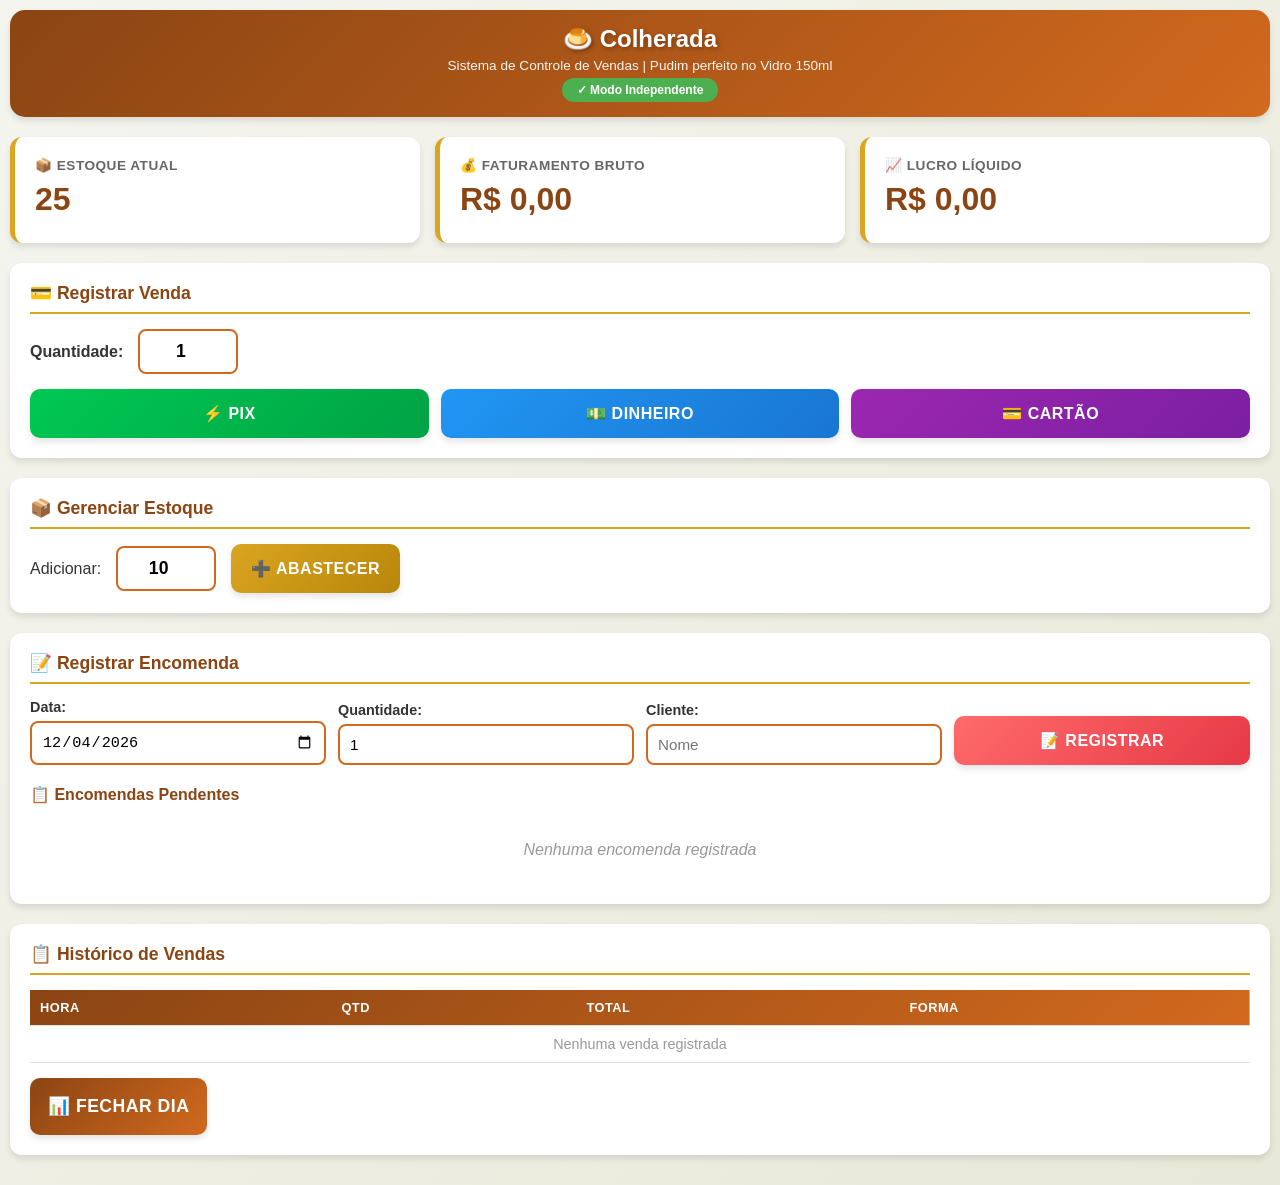
<file: pdv-offline.html>
<!DOCTYPE html>
<html lang="pt-BR">
<head>
    <meta charset="UTF-8">
    <meta name="viewport" content="width=device-width, initial-scale=1.0">
    <meta name="mobile-web-app-capable" content="yes">
    <meta name="apple-mobile-web-app-capable" content="yes">
    <meta name="theme-color" content="#8B4513">
    <title>Colherada - Offline</title>
    <link rel="manifest" href="[data-uri]">
    <style>
        /* Mesmo CSS do arquivo original */
        * {
            margin: 0;
            padding: 0;
            box-sizing: border-box;
        }

        :root {
            --cor-principal: #8B4513;
            --cor-secundaria: #D2691E;
            --cor-dourado: #DAA520;
            --cor-fundo: #F5F5F0;
            --cor-card: #FFFFFF;
            --cor-pix: #00C853;
            --cor-dinheiro: #2196F3;
            --cor-cartao: #9C27B0;
            --cor-alerta: #FFC107;
            --cor-texto: #333333;
            --sombra: 0 4px 6px rgba(0, 0, 0, 0.1);
            --sombra-hover: 0 6px 12px rgba(0, 0, 0, 0.15);
        }

        body {
            font-family: 'Segoe UI', Tahoma, Geneva, Verdana, sans-serif;
            background: linear-gradient(135deg, var(--cor-fundo) 0%, #E8E8D8 100%);
            color: var(--cor-texto);
            padding: 10px;
            min-height: 100vh;
        }

        header {
            text-align: center;
            margin-bottom: 20px;
            padding: 15px;
            background: linear-gradient(135deg, var(--cor-principal) 0%, var(--cor-secundaria) 100%);
            border-radius: 15px;
            box-shadow: var(--sombra);
            color: white;
        }

        header h1 {
            font-size: 1.5rem;
            margin-bottom: 5px;
            text-shadow: 2px 2px 4px rgba(0, 0, 0, 0.3);
        }

        header p {
            font-size: 0.85rem;
            opacity: 0.95;
        }

        .status-offline {
            background: #4CAF50;
            color: white;
            padding: 5px 15px;
            border-radius: 20px;
            font-size: 0.75rem;
            display: inline-block;
            margin-top: 5px;
            font-weight: 600;
        }

        .container {
            max-width: 1400px;
            margin: 0 auto;
        }

        .dashboard {
            display: grid;
            grid-template-columns: repeat(auto-fit, minmax(280px, 1fr));
            gap: 15px;
            margin-bottom: 20px;
        }

        .card {
            background: var(--cor-card);
            border-radius: 12px;
            padding: 20px;
            box-shadow: var(--sombra);
            transition: transform 0.3s ease, box-shadow 0.3s ease;
            border-left: 5px solid var(--cor-dourado);
        }

        .card:hover {
            transform: translateY(-5px);
            box-shadow: var(--sombra-hover);
        }

        .card.alerta {
            background: #FFF9C4;
            border-left-color: var(--cor-alerta);
            animation: pulse 2s infinite;
        }

        @keyframes pulse {
            0%, 100% { transform: scale(1); }
            50% { transform: scale(1.02); }
        }

        .card-titulo {
            font-size: 0.85rem;
            text-transform: uppercase;
            color: #666;
            margin-bottom: 8px;
            font-weight: 600;
            letter-spacing: 0.5px;
        }

        .card-valor {
            font-size: 2rem;
            font-weight: bold;
            color: var(--cor-principal);
            margin-bottom: 5px;
        }

        .card-alerta {
            color: #F57C00;
            font-size: 0.85rem;
            font-weight: 600;
            margin-top: 8px;
            display: none;
        }

        .card.alerta .card-alerta {
            display: block;
        }

        .secao {
            background: var(--cor-card);
            border-radius: 12px;
            padding: 20px;
            margin-bottom: 20px;
            box-shadow: var(--sombra);
        }

        .secao-titulo {
            font-size: 1.1rem;
            color: var(--cor-principal);
            margin-bottom: 15px;
            padding-bottom: 8px;
            border-bottom: 2px solid var(--cor-dourado);
            font-weight: 600;
        }

        .venda-controls {
            display: flex;
            flex-direction: column;
            gap: 15px;
        }

        .quantidade-group {
            display: flex;
            align-items: center;
            gap: 15px;
            flex-wrap: wrap;
        }

        .quantidade-group label {
            font-size: 1rem;
            font-weight: 600;
            color: var(--cor-texto);
        }

        .quantidade-input {
            width: 100px;
            padding: 10px;
            font-size: 1.1rem;
            border: 2px solid var(--cor-secundaria);
            border-radius: 8px;
            text-align: center;
            font-weight: bold;
            transition: border-color 0.3s ease;
        }

        .quantidade-input:focus {
            outline: none;
            border-color: var(--cor-principal);
        }

        .botoes-pagamento {
            display: grid;
            grid-template-columns: repeat(auto-fit, minmax(150px, 1fr));
            gap: 12px;
        }

        .btn {
            padding: 15px 20px;
            font-size: 1rem;
            font-weight: bold;
            border: none;
            border-radius: 10px;
            cursor: pointer;
            transition: all 0.3s ease;
            box-shadow: var(--sombra);
            color: white;
            text-transform: uppercase;
            letter-spacing: 0.5px;
        }

        .btn:hover:not(:disabled) {
            transform: translateY(-3px);
            box-shadow: var(--sombra-hover);
        }

        .btn:active:not(:disabled) {
            transform: translateY(0);
        }

        .btn:disabled {
            opacity: 0.5;
            cursor: not-allowed;
        }

        .btn-pix {
            background: linear-gradient(135deg, var(--cor-pix) 0%, #00A344 100%);
        }

        .btn-dinheiro {
            background: linear-gradient(135deg, var(--cor-dinheiro) 0%, #1976D2 100%);
        }

        .btn-cartao {
            background: linear-gradient(135deg, var(--cor-cartao) 0%, #7B1FA2 100%);
        }

        .btn-abastecer {
            background: linear-gradient(135deg, var(--cor-dourado) 0%, #B8860B 100%);
        }

        .btn-fechar {
            background: linear-gradient(135deg, var(--cor-principal) 0%, var(--cor-secundaria) 100%);
            font-size: 1.1rem;
            padding: 18px;
        }

        .btn-encomenda {
            background: linear-gradient(135deg, #FF6B6B 0%, #E63946 100%);
        }

        .estoque-controls {
            display: flex;
            align-items: center;
            gap: 15px;
            flex-wrap: wrap;
        }

        .encomenda-controls {
            display: grid;
            grid-template-columns: repeat(auto-fit, minmax(180px, 1fr));
            gap: 12px;
            align-items: end;
        }

        .form-group {
            display: flex;
            flex-direction: column;
            gap: 6px;
        }

        .form-group label {
            font-weight: 600;
            color: var(--cor-texto);
            font-size: 0.9rem;
        }

        .form-input {
            padding: 10px;
            font-size: 0.95rem;
            border: 2px solid var(--cor-secundaria);
            border-radius: 8px;
            transition: border-color 0.3s ease;
        }

        .form-input:focus {
            outline: none;
            border-color: var(--cor-principal);
        }

        .encomendas-lista {
            margin-top: 20px;
        }

        .encomenda-item {
            background: #FFF5F5;
            border-left: 4px solid #E63946;
            padding: 12px;
            margin-bottom: 10px;
            border-radius: 8px;
            display: flex;
            justify-content: space-between;
            align-items: center;
            gap: 10px;
            flex-wrap: wrap;
        }

        .encomenda-info {
            flex: 1;
            min-width: 200px;
        }

        .encomenda-data {
            font-weight: bold;
            color: #E63946;
            font-size: 1rem;
            margin-bottom: 4px;
        }

        .encomenda-detalhes {
            color: #666;
            font-size: 0.9rem;
        }

        .encomenda-acoes {
            display: flex;
            gap: 8px;
        }

        .btn-concluir, .btn-remover {
            padding: 8px 12px;
            color: white;
            border: none;
            border-radius: 6px;
            cursor: pointer;
            font-weight: 600;
            font-size: 0.85rem;
            transition: all 0.3s ease;
        }

        .btn-concluir {
            background: #00C853;
        }

        .btn-concluir:hover {
            background: #00A344;
        }

        .btn-remover {
            background: #F44336;
        }

        .btn-remover:hover {
            background: #D32F2F;
        }

        .encomendas-vazio {
            text-align: center;
            color: #999;
            padding: 25px;
            font-style: italic;
        }

        .historico-wrapper {
            overflow-x: auto;
        }

        .historico-tabela {
            width: 100%;
            border-collapse: collapse;
            margin-bottom: 15px;
        }

        .historico-tabela thead {
            background: linear-gradient(135deg, var(--cor-principal) 0%, var(--cor-secundaria) 100%);
            color: white;
        }

        .historico-tabela th,
        .historico-tabela td {
            padding: 10px;
            text-align: left;
            border-bottom: 1px solid #E0E0E0;
        }

        .historico-tabela th {
            font-weight: 600;
            text-transform: uppercase;
            font-size: 0.8rem;
            letter-spacing: 0.5px;
        }

        .historico-tabela tbody tr:hover {
            background: #F5F5F5;
        }

        .historico-tabela td {
            font-size: 0.9rem;
        }

        .badge {
            padding: 4px 8px;
            border-radius: 5px;
            font-size: 0.8rem;
            font-weight: 600;
            display: inline-block;
            color: white;
        }

        .badge-pix { background: var(--cor-pix); }
        .badge-dinheiro { background: var(--cor-dinheiro); }
        .badge-cartao { background: var(--cor-cartao); }
        .badge-encomenda { background: #E63946; }

        .alerta-flutuante {
            position: fixed;
            top: 20px;
            right: 20px;
            left: 20px;
            background: #F44336;
            color: white;
            padding: 15px 20px;
            border-radius: 10px;
            box-shadow: 0 8px 16px rgba(0, 0, 0, 0.3);
            z-index: 1000;
            animation: slideIn 0.3s ease;
            max-width: 400px;
            margin: 0 auto;
            font-weight: 600;
        }

        @keyframes slideIn {
            from {
                transform: translateY(-100px);
                opacity: 0;
            }
            to {
                transform: translateY(0);
                opacity: 1;
            }
        }

        .modal {
            display: none;
            position: fixed;
            z-index: 2000;
            left: 0;
            top: 0;
            width: 100%;
            height: 100%;
            background: rgba(0, 0, 0, 0.6);
            animation: fadeIn 0.3s ease;
            overflow-y: auto;
            padding: 20px;
        }

        @keyframes fadeIn {
            from { opacity: 0; }
            to { opacity: 1; }
        }

        .modal-content {
            background: white;
            margin: 20px auto;
            padding: 25px;
            border-radius: 15px;
            max-width: 600px;
            box-shadow: 0 10px 30px rgba(0, 0, 0, 0.3);
            animation: slideDown 0.3s ease;
        }

        @keyframes slideDown {
            from {
                transform: translateY(-100px);
                opacity: 0;
            }
            to {
                transform: translateY(0);
                opacity: 1;
            }
        }

        .modal-header {
            border-bottom: 2px solid var(--cor-dourado);
            padding-bottom: 12px;
            margin-bottom: 15px;
        }

        .modal-header h2 {
            color: var(--cor-principal);
            font-size: 1.5rem;
        }

        .modal-body {
            line-height: 1.8;
            font-size: 1rem;
        }

        .modal-body p {
            margin-bottom: 8px;
        }

        .modal-body strong {
            color: var(--cor-principal);
        }

        .modal-footer {
            margin-top: 20px;
            text-align: center;
        }

        .btn-fechar-modal {
            background: var(--cor-principal);
            color: white;
            padding: 12px 30px;
            border: none;
            border-radius: 8px;
            cursor: pointer;
            font-size: 1rem;
            font-weight: 600;
            transition: background 0.3s ease;
        }

        .btn-fechar-modal:hover {
            background: var(--cor-secundaria);
        }

        @media (max-width: 768px) {
            body {
                padding: 5px;
            }

            header h1 {
                font-size: 1.3rem;
            }

            .card-valor {
                font-size: 1.8rem;
            }

            .secao-titulo {
                font-size: 1rem;
            }

            .btn {
                font-size: 0.9rem;
                padding: 12px 15px;
            }

            .botoes-pagamento {
                grid-template-columns: 1fr;
            }

            .encomenda-item {
                flex-direction: column;
                align-items: flex-start;
            }

            .encomenda-acoes {
                width: 100%;
                justify-content: flex-end;
            }
        }
    </style>
</head>
<body>
    <header>
        <h1>🍮 Colherada</h1>
        <p>Sistema de Controle de Vendas | Pudim perfeito no Vidro 150ml</p>
        <span class="status-offline">✓ Modo Independente</span>
    </header>

    <div class="container">
        <div class="dashboard">
            <div class="card" id="card-estoque">
                <div class="card-titulo">📦 Estoque Atual</div>
                <div class="card-valor" id="estoque-valor">25</div>
                <div class="card-alerta">⚠️ Estoque Crítico!</div>
            </div>

            <div class="card">
                <div class="card-titulo">💰 Faturamento Bruto</div>
                <div class="card-valor" id="faturamento-valor">R$ 0,00</div>
            </div>

            <div class="card">
                <div class="card-titulo">📈 Lucro Líquido</div>
                <div class="card-valor" id="lucro-valor">R$ 0,00</div>
            </div>
        </div>

        <section class="secao">
            <h2 class="secao-titulo">💳 Registrar Venda</h2>
            <div class="venda-controls">
                <div class="quantidade-group">
                    <label for="quantidade-venda">Quantidade:</label>
                    <input type="number" id="quantidade-venda" class="quantidade-input" value="1" min="1">
                </div>

                <div class="botoes-pagamento">
                    <button class="btn btn-pix" onclick="registrarVenda('PIX')">
                        ⚡ PIX
                    </button>
                    <button class="btn btn-dinheiro" onclick="registrarVenda('DINHEIRO')">
                        💵 DINHEIRO
                    </button>
                    <button class="btn btn-cartao" onclick="registrarVenda('CARTÃO')">
                        💳 CARTÃO
                    </button>
                </div>
            </div>
        </section>

        <section class="secao">
            <h2 class="secao-titulo">📦 Gerenciar Estoque</h2>
            <div class="estoque-controls">
                <label for="quantidade-abastecer">Adicionar:</label>
                <input type="number" id="quantidade-abastecer" class="quantidade-input" value="10" min="1">
                <button class="btn btn-abastecer" onclick="abastecerEstoque()">
                    ➕ Abastecer
                </button>
            </div>
        </section>

        <section class="secao">
            <h2 class="secao-titulo">📝 Registrar Encomenda</h2>
            <div class="encomenda-controls">
                <div class="form-group">
                    <label for="data-encomenda">Data:</label>
                    <input type="date" id="data-encomenda" class="form-input">
                </div>
                <div class="form-group">
                    <label for="quantidade-encomenda">Quantidade:</label>
                    <input type="number" id="quantidade-encomenda" class="form-input" value="1" min="1">
                </div>
                <div class="form-group">
                    <label for="cliente-encomenda">Cliente:</label>
                    <input type="text" id="cliente-encomenda" class="form-input" placeholder="Nome">
                </div>
                <div class="form-group">
                    <button class="btn btn-encomenda" onclick="registrarEncomenda()">
                        📝 Registrar
                    </button>
                </div>
            </div>

            <div class="encomendas-lista">
                <h3 style="color: var(--cor-principal); margin-bottom: 12px; font-size: 1rem;">📋 Encomendas Pendentes</h3>
                <div id="lista-encomendas">
                    <div class="encomendas-vazio">
                        Nenhuma encomenda registrada
                    </div>
                </div>
            </div>
        </section>

        <section class="secao">
            <h2 class="secao-titulo">📋 Histórico de Vendas</h2>
            <div class="historico-wrapper">
                <table class="historico-tabela">
                    <thead>
                        <tr>
                            <th>Hora</th>
                            <th>Qtd</th>
                            <th>Total</th>
                            <th>Forma</th>
                        </tr>
                    </thead>
                    <tbody id="historico-tbody">
                        <tr>
                            <td colspan="4" style="text-align: center; color: #999;">
                                Nenhuma venda registrada
                            </td>
                        </tr>
                    </tbody>
                </table>
            </div>

            <button class="btn btn-fechar" onclick="fecharDia()">
                📊 Fechar Dia
            </button>
        </section>

    </div>

    <div id="modal-relatorio" class="modal">
        <div class="modal-content">
            <div class="modal-header">
                <h2>📊 Relatório do Dia</h2>
            </div>
            <div class="modal-body" id="modal-body"></div>
            <div class="modal-footer">
                <button class="btn-fechar-modal" onclick="fecharModal()">Fechar</button>
            </div>
        </div>
    </div>

    <script>
        const PRECO_VENDA = 16.00;
        const CUSTO_TOTAL = 7.00;
        const LUCRO_UNITARIO = 9.00;
        const ESTOQUE_CRITICO = 5;

        let estoque = 25;
        let faturamentoBruto = 0;
        let lucroLiquido = 0;
        let vendas = [];
        let encomendas = [];

        document.addEventListener('DOMContentLoaded', function() {
            carregarDados();
            atualizarInterface();
            definirDataAtual();
        });

        function definirDataAtual() {
            const hoje = new Date().toISOString().split('T')[0];
            document.getElementById('data-encomenda').value = hoje;
        }

        function registrarVenda(formaPagamento) {
            const quantidadeInput = document.getElementById('quantidade-venda');
            const quantidade = parseInt(quantidadeInput.value);

            if (isNaN(quantidade) || quantidade <= 0) {
                mostrarAlerta('Quantidade inválida!');
                return;
            }

            if (quantidade > estoque) {
                mostrarAlerta('❌ Estoque insuficiente! (' + estoque + ' disponíveis)');
                return;
            }

            const totalVenda = quantidade * PRECO_VENDA;
            const lucroVenda = quantidade * LUCRO_UNITARIO;

            estoque -= quantidade;
            faturamentoBruto += totalVenda;
            lucroLiquido += lucroVenda;

            const venda = {
                hora: obterHoraAtual(),
                quantidade: quantidade,
                total: totalVenda,
                formaPagamento: formaPagamento
            };
            vendas.push(venda);

            atualizarInterface();
            adicionarLinhaHistorico(venda);
            salvarDados();
            quantidadeInput.value = 1;
        }

        function abastecerEstoque() {
            const quantidadeInput = document.getElementById('quantidade-abastecer');
            const quantidade = parseInt(quantidadeInput.value);

            if (isNaN(quantidade) || quantidade <= 0) {
                mostrarAlerta('Quantidade inválida!');
                return;
            }

            estoque += quantidade;
            atualizarInterface();
            salvarDados();
            quantidadeInput.value = 10;
        }

        function registrarEncomenda() {
            const dataInput = document.getElementById('data-encomenda');
            const quantidadeInput = document.getElementById('quantidade-encomenda');
            const clienteInput = document.getElementById('cliente-encomenda');

            const data = dataInput.value;
            const quantidade = parseInt(quantidadeInput.value);
            const cliente = clienteInput.value.trim();

            if (!data) {
                mostrarAlerta('Selecione a data!');
                return;
            }

            if (isNaN(quantidade) || quantidade <= 0) {
                mostrarAlerta('Quantidade inválida!');
                return;
            }

            if (!cliente) {
                mostrarAlerta('Informe o nome do cliente!');
                return;
            }

            const encomenda = {
                id: Date.now(),
                data: data,
                quantidade: quantidade,
                cliente: cliente
            };

            encomendas.push(encomenda);
            atualizarListaEncomendas();
            salvarDados();

            quantidadeInput.value = 1;
            clienteInput.value = '';
            definirDataAtual();
        }

        function atualizarListaEncomendas() {
            const listaDiv = document.getElementById('lista-encomendas');

            if (encomendas.length === 0) {
                listaDiv.innerHTML = '<div class="encomendas-vazio">Nenhuma encomenda registrada</div>';
                return;
            }

            const encomendasOrdenadas = [...encomendas].sort((a, b) => new Date(a.data) - new Date(b.data));

            listaDiv.innerHTML = encomendasOrdenadas.map(encomenda => {
                const dataFormatada = new Date(encomenda.data + 'T00:00:00').toLocaleDateString('pt-BR');

                return `
                    <div class="encomenda-item">
                        <div class="encomenda-info">
                            <div class="encomenda-data">📅 ${dataFormatada}</div>
                            <div class="encomenda-detalhes">
                                <strong>${encomenda.cliente}</strong> • ${encomenda.quantidade} pudim(s)
                            </div>
                        </div>
                        <div class="encomenda-acoes">
                            <button class="btn-concluir" onclick="concluirEncomenda(${encomenda.id})">
                                ✓ Concluir
                            </button>
                            <button class="btn-remover" onclick="removerEncomenda(${encomenda.id})">
                                ✕ Remover
                            </button>
                        </div>
                    </div>
                `;
            }).join('');
        }

        function concluirEncomenda(id) {
            const encomenda = encomendas.find(e => e.id === id);
            
            if (!encomenda) return;

            if (encomenda.quantidade > estoque) {
                if (!confirm(`Estoque insuficiente! (${estoque} disponíveis)\n\nContinuar mesmo assim?`)) {
                    return;
                }
            }

            if (confirm(`Concluir encomenda de ${encomenda.cliente}?\n${encomenda.quantidade} pudim(s)`)) {
                const totalVenda = encomenda.quantidade * PRECO_VENDA;
                const lucroVenda = encomenda.quantidade * LUCRO_UNITARIO;

                if (encomenda.quantidade <= estoque) {
                    estoque -= encomenda.quantidade;
                }
                
                faturamentoBruto += totalVenda;
                lucroLiquido += lucroVenda;

                const venda = {
                    hora: obterHoraAtual(),
                    quantidade: encomenda.quantidade,
                    total: totalVenda,
                    formaPagamento: 'ENCOMENDA'
                };
                vendas.push(venda);
                adicionarLinhaHistorico(venda);

                encomendas = encomendas.filter(e => e.id !== id);

                atualizarInterface();
                atualizarListaEncomendas();
                salvarDados();
            }
        }

        function removerEncomenda(id) {
            const encomenda = encomendas.find(e => e.id === id);
            
            if (encomenda && confirm(`Remover encomenda de ${encomenda.cliente}?`)) {
                encomendas = encomendas.filter(e => e.id !== id);
                atualizarListaEncomendas();
                salvarDados();
            }
        }

        function atualizarInterface() {
            const estoqueValor = document.getElementById('estoque-valor');
            const cardEstoque = document.getElementById('card-estoque');
            estoqueValor.textContent = estoque;

            if (estoque < ESTOQUE_CRITICO) {
                cardEstoque.classList.add('alerta');
            } else {
                cardEstoque.classList.remove('alerta');
            }

            document.getElementById('faturamento-valor').textContent = formatarMoeda(faturamentoBruto);
            document.getElementById('lucro-valor').textContent = formatarMoeda(lucroLiquido);

            atualizarBotoesVenda();
        }

        function atualizarBotoesVenda() {
            const quantidade = parseInt(document.getElementById('quantidade-venda').value) || 0;
            const botoes = document.querySelectorAll('.btn-pix, .btn-dinheiro, .btn-cartao');

            botoes.forEach(botao => {
                botao.disabled = (quantidade > estoque || quantidade <= 0);
            });
        }

        document.addEventListener('DOMContentLoaded', function() {
            const quantidadeVenda = document.getElementById('quantidade-venda');
            if (quantidadeVenda) {
                quantidadeVenda.addEventListener('input', atualizarBotoesVenda);
            }
        });

        function adicionarLinhaHistorico(venda) {
            const tbody = document.getElementById('historico-tbody');

            if (vendas.length === 1) {
                tbody.innerHTML = '';
            }

            const tr = document.createElement('tr');
            tr.innerHTML = `
                <td>${venda.hora}</td>
                <td>${venda.quantidade}</td>
                <td>${formatarMoeda(venda.total)}</td>
                <td><span class="badge badge-${venda.formaPagamento.toLowerCase().replace('ã', 'a')}">${venda.formaPagamento}</span></td>
            `;

            tbody.insertBefore(tr, tbody.firstChild);
        }

        function fecharDia() {
            if (vendas.length === 0) {
                mostrarAlerta('Nenhuma venda registrada!');
                return;
            }

            const totalPudinsVendidos = vendas.reduce((sum, v) => sum + v.quantidade, 0);
            const custoTotal = totalPudinsVendidos * CUSTO_TOTAL;

            const vendasPix = vendas.filter(v => v.formaPagamento === 'PIX');
            const vendasDinheiro = vendas.filter(v => v.formaPagamento === 'DINHEIRO');
            const vendasCartao = vendas.filter(v => v.formaPagamento === 'CARTÃO');
            const vendasEncomenda = vendas.filter(v => v.formaPagamento === 'ENCOMENDA');

            const totalPix = vendasPix.reduce((sum, v) => sum + v.total, 0);
            const totalDinheiro = vendasDinheiro.reduce((sum, v) => sum + v.total, 0);
            const totalCartao = vendasCartao.reduce((sum, v) => sum + v.total, 0);
            const totalEncomenda = vendasEncomenda.reduce((sum, v) => sum + v.total, 0);

            const relatorioHTML = `
                <p><strong>Total Vendido:</strong> ${totalPudinsVendidos} unidades</p>
                <p><strong>Faturamento:</strong> ${formatarMoeda(faturamentoBruto)}</p>
                <p><strong>Custos:</strong> ${formatarMoeda(custoTotal)}</p>
                <p style="font-size: 1.2rem; color: var(--cor-principal); margin-top: 12px;">
                    <strong>💰 Lucro:</strong> ${formatarMoeda(lucroLiquido)}
                </p>
                <hr style="margin: 15px 0; border: none; border-top: 1px solid #E0E0E0;">
                <p><strong>Por Forma de Pagamento:</strong></p>
                <p>🔹 PIX: ${vendasPix.length} - ${formatarMoeda(totalPix)}</p>
                <p>🔹 DINHEIRO: ${vendasDinheiro.length} - ${formatarMoeda(totalDinheiro)}</p>
                <p>🔹 CARTÃO: ${vendasCartao.length} - ${formatarMoeda(totalCartao)}</p>
                <p>🔹 ENCOMENDAS: ${vendasEncomenda.length} - ${formatarMoeda(totalEncomenda)}</p>
                <hr style="margin: 15px 0; border: none; border-top: 1px solid #E0E0E0;">
                <p><strong>Estoque:</strong> ${estoque} unidades</p>
                <p style="color: #E63946; font-weight: 600;"><strong>Encomendas Pendentes:</strong> ${encomendas.length}</p>
            `;

            document.getElementById('modal-body').innerHTML = relatorioHTML;
            document.getElementById('modal-relatorio').style.display = 'block';
        }

        function fecharModal() {
            document.getElementById('modal-relatorio').style.display = 'none';
        }

        window.onclick = function(event) {
            const modal = document.getElementById('modal-relatorio');
            if (event.target === modal) {
                modal.style.display = 'none';
            }
        }

        function mostrarAlerta(mensagem) {
            const alerta = document.createElement('div');
            alerta.className = 'alerta-flutuante';
            alerta.textContent = mensagem;
            document.body.appendChild(alerta);

            setTimeout(() => {
                alerta.remove();
            }, 3000);
        }

        function obterHoraAtual() {
            const agora = new Date();
            const horas = String(agora.getHours()).padStart(2, '0');
            const minutos = String(agora.getMinutes()).padStart(2, '0');
            return `${horas}:${minutos}`;
        }

        function formatarMoeda(valor) {
            return valor.toLocaleString('pt-BR', {
                style: 'currency',
                currency: 'BRL'
            });
        }

        function salvarDados() {
            const dados = {
                estoque: estoque,
                faturamentoBruto: faturamentoBruto,
                lucroLiquido: lucroLiquido,
                vendas: vendas,
                encomendas: encomendas,
                data: new Date().toLocaleDateString('pt-BR')
            };
            localStorage.setItem('pdv-pudim-offline', JSON.stringify(dados));
        }

        function carregarDados() {
            const dadosSalvos = localStorage.getItem('pdv-pudim-offline');
            if (dadosSalvos) {
                const dados = JSON.parse(dadosSalvos);
                
                const dataAtual = new Date().toLocaleDateString('pt-BR');
                if (dados.data === dataAtual) {
                    estoque = dados.estoque;
                    faturamentoBruto = dados.faturamentoBruto;
                    lucroLiquido = dados.lucroLiquido;
                    vendas = dados.vendas;
                    encomendas = dados.encomendas || [];

                    vendas.forEach(venda => adicionarLinhaHistorico(venda));
                    atualizarListaEncomendas();
                    atualizarInterface();
                }
            }
        }
    </script>
</body>
</html>
</file>
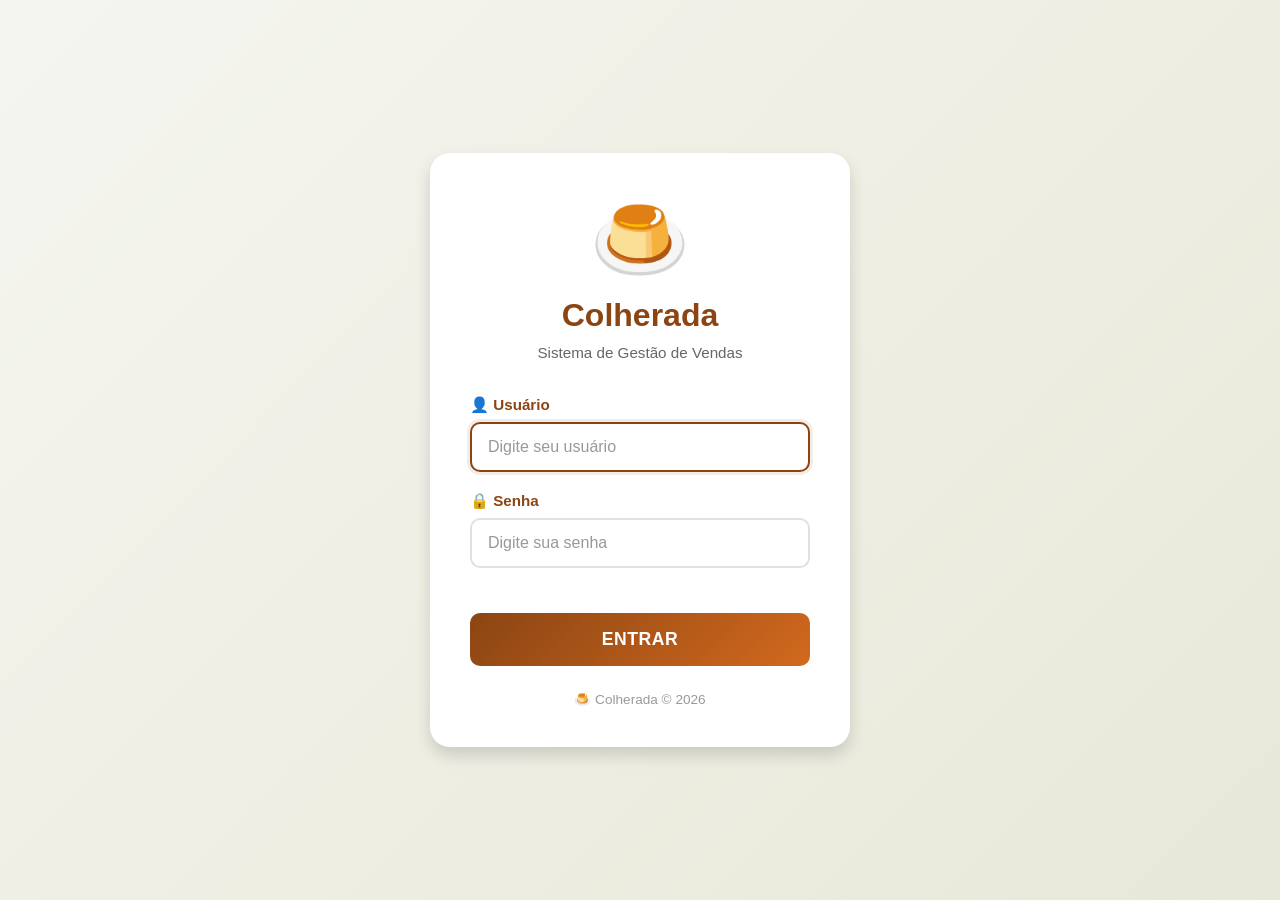
<file: receitas.html>
<!DOCTYPE html>
<html lang="pt-BR">
<head>
    <meta charset="UTF-8">
    <meta name="viewport" content="width=device-width, initial-scale=1.0">
    <title>Receitas - Colherada</title>
    <link rel="stylesheet" href="styles/main.css">
    <link rel="stylesheet" href="styles/receitas.css">
</head>
<body>
    <!-- Sidebar de Navegação -->
    <nav id="sidebar">
        <div class="sidebar-header">
            <h1>🍮 Colherada</h1>
            <p>Sistema de Gestão</p>
        </div>
        
        <ul class="sidebar-menu">
            <li>
                <a href="dashboard.html">
                    <span class="icon">📊</span>
                    <span class="text">Dashboard</span>
                </a>
            </li>
            <li>
                <a href="vendas.html">
                    <span class="icon">💳</span>
                    <span class="text">Vendas</span>
                </a>
            </li>
            <li>
                <a href="estoque.html">
                    <span class="icon">📦</span>
                    <span class="text">Estoque</span>
                </a>
            </li>
            <li>
                <a href="encomendas.html">
                    <span class="icon">📝</span>
                    <span class="text">Encomendas</span>
                </a>
            </li>
            <li>
                <a href="financeiro.html">
                    <span class="icon">💰</span>
                    <span class="text">Financeiro</span>
                </a>
            </li>
            <li class="active">
                <a href="receitas.html">
                    <span class="icon">📖</span>
                    <span class="text">Receitas</span>
                </a>
            </li>
            <li>
                <a href="relatorios.html">
                    <span class="icon">📈</span>
                    <span class="text">Relatórios</span>
                </a>
            </li>
            <li>
                <a href="crescimento.html">
                    <span class="icon">🚀</span>
                    <span class="text">Crescimento</span>
                </a>
            </li>
        </ul>
        
        <div class="sidebar-footer">
            <button onclick="logout()" class="btn-logout">
                <span class="icon">🚪</span>
                <span class="text">Sair</span>
            </button>
        </div>
    </nav>

    <!-- Botão toggle para mobile -->
    <button id="sidebar-toggle" class="sidebar-toggle">☰</button>

    <!-- Conteúdo Principal -->
    <main id="main-content">
        <header class="page-header">
            <h1>📖 Minhas Receitas</h1>
            <p class="page-subtitle">Anote suas receitas, ingredientes e dicas de preparo</p>
        </header>

        <!-- Editor de Receita -->
        <section class="secao-card">
            <div class="secao-header">
                <h2>✍️ Minhas Receitas</h2>
                <div style="display: flex; gap: 10px; align-items: center; flex-wrap: wrap;">
                    <select id="select-receita" class="form-input" style="min-width: 250px;" onchange="carregarReceitaSelecionada()">
                        <option value="">📝 Nova Receita</option>
                    </select>
                    <button class="btn btn-success btn-sm" onclick="salvarReceita()">
                        💾 Salvar Receita
                    </button>
                    <button class="btn btn-info btn-sm" onclick="novaReceita()">
                        ➕ Nova Receita
                    </button>
                    <button class="btn btn-danger btn-sm" onclick="excluirReceita()" id="btn-excluir" style="display: none;">
                        🗑️ Excluir
                    </button>
                </div>
            </div>
            
            <div class="editor-receita">
                <div class="form-group">
                    <label for="titulo-receita">📝 Título da Receita</label>
                    <input type="text" 
                           id="titulo-receita" 
                           class="form-input input-titulo" 
                           placeholder="Ex: Pudim de Leite Condensado Tradicional">
                </div>
                
                <div class="form-group">
                    <label for="conteudo-receita">📄 Anotações (Ingredientes e Modo de Preparo)</label>
                    <textarea id="conteudo-receita" 
                              class="form-textarea textarea-receita" 
                              placeholder="📋 INGREDIENTES:
• 1 lata de leite condensado
• 2 latas de leite (use a lata vazia do leite condensado)
• 3 ovos
• 1 xícara de açúcar (para a calda)

🍳 MODO DE PREPARO:

Calda:
1. Em uma forma de pudim, coloque o açúcar
2. Leve ao fogo médio até caramelizar
3. Espalhe a calda por toda a forma

Pudim:
1. No liquidificador, bata todos os ingredientes por 3 minutos
2. Despeje sobre a calda na forma
3. Cubra com papel alumínio
4. Asse em banho-maria em forno preaquecido a 180°C
5. Deixe por aproximadamente 60-70 minutos
6. Espere esfriar e leve à geladeira por pelo menos 4 horas

💡 DICAS:
• Temperatura ideal: 180°C
• Tempo de forno: 60-70 minutos
• O pudim está pronto quando ao inserir um palito, ele sair limpo
• Para desenformar, passe uma faca nas bordas e vire rapidamente

📦 RENDIMENTO: 8-10 porções"></textarea>
                </div>
                
                <div class="acoes-receita">
                    <button class="btn btn-success btn-grande" onclick="salvarReceita()">
                        💾 Salvar Receita
                    </button>
                    <button class="btn btn-info btn-grande" onclick="limparReceita()">
                        🗑️ Limpar Tudo
                    </button>
                </div>
            </div>
        </section>

        <!-- Calculadora de Proporções -->
        <section class="secao-card">
            <div class="secao-header">
                <h2>🧮 Calculadora de Proporções</h2>
                <div style="display: flex; gap: 10px; align-items: center;">
                    <button class="btn btn-info btn-sm" onclick="editarReceitaBase()">
                        ✏️ Editar Receita Base
                    </button>
                    <button class="btn btn-success btn-sm" onclick="salvarReceitaBase()" style="display: none;" id="btn-salvar-base">
                        💾 Salvar Alterações
                    </button>
                </div>
            </div>
            
            <div class="calculadora">
                <div class="calc-header">
                    <div class="receita-base">
                        <h3>📋 Receita Base (1 pudim)</h3>
                        <ul class="ingredientes-base" id="lista-base">
                            <li>🥫 <input type="number" id="base-leite-condensado" class="input-base-readonly" value="1" step="0.5" min="0.5" readonly> lata(s) de leite condensado</li>
                            <li>🥛 <input type="number" id="base-leite" class="input-base-readonly" value="790" step="50" min="50" readonly> ml de leite</li>
                            <li>🥚 <input type="number" id="base-ovos" class="input-base-readonly" value="3" step="0.5" min="0.5" readonly> ovo(s)</li>
                            <li>🍬 <input type="number" id="base-acucar" class="input-base-readonly" value="1" step="0.5" min="0.5" readonly> xícara(s) de açúcar (calda)</li>
                        </ul>
                    </div>
                    
                    <div class="calc-input">
                        <label for="quantidade-pudins">Quantos pudins você quer fazer?</label>
                        <input type="number" 
                               id="quantidade-pudins" 
                               class="form-input input-calc" 
                               min="1" 
                               value="10"
                               oninput="calcularIngredientes()">
                    </div>
                </div>
                
                <div class="calc-resultado" id="calc-resultado">
                    <h3>🎯 Ingredientes Necessários</h3>
                    <div class="resultado-lista">
                        <div class="resultado-item">
                            <span class="ingrediente-icon">🥫</span>
                            <span class="ingrediente-nome">Leite Condensado:</span>
                            <span class="ingrediente-qtd" id="qtd-leite-condensado">10 latas</span>
                        </div>
                        <div class="resultado-item">
                            <span class="ingrediente-icon">🥛</span>
                            <span class="ingrediente-nome">Leite:</span>
                            <span class="ingrediente-qtd" id="qtd-leite">20 latas</span>
                        </div>
                        <div class="resultado-item">
                            <span class="ingrediente-icon">🥚</span>
                            <span class="ingrediente-nome">Ovos:</span>
                            <span class="ingrediente-qtd" id="qtd-ovos">30 unidades</span>
                        </div>
                        <div class="resultado-item">
                            <span class="ingrediente-icon">🍬</span>
                            <span class="ingrediente-nome">Açúcar (calda):</span>
                            <span class="ingrediente-qtd" id="qtd-acucar">10 xícaras</span>
                        </div>
                    </div>
                </div>
            </div>
        </section>

        <!-- Dicas Rápidas -->
        <section class="secao-card">
            <div class="secao-header">
                <h2>💡 Dicas de Produção</h2>
                <div style="display: flex; gap: 10px; align-items: center;">
                    <button class="btn btn-info btn-sm" onclick="editarDicas()">
                        ✏️ Editar Dicas
                    </button>
                    <button class="btn btn-success btn-sm" onclick="salvarDicas()" style="display: none;" id="btn-salvar-dicas">
                        💾 Salvar Alterações
                    </button>
                </div>
            </div>
            
            <div class="dicas-grid">
                <div class="dica-card">
                    <div class="dica-icon">🌡️</div>
                    <h3>Temperatura</h3>
                    <p class="dica-texto-readonly" id="dica-temperatura">Forno a 180°C pré-aquecido. Evite abrir o forno durante o cozimento.</p>
                    <textarea class="dica-textarea" id="edit-temperatura" style="display: none;">Forno a 180°C pré-aquecido. Evite abrir o forno durante o cozimento.</textarea>
                </div>
                
                <div class="dica-card">
                    <div class="dica-icon">⏱️</div>
                    <h3>Tempo</h3>
                    <p class="dica-texto-readonly" id="dica-tempo">60-70 minutos em banho-maria. Teste com palito antes de retirar.</p>
                    <textarea class="dica-textarea" id="edit-tempo" style="display: none;">60-70 minutos em banho-maria. Teste com palito antes de retirar.</textarea>
                </div>
                
                <div class="dica-card">
                    <div class="dica-icon">❄️</div>
                    <h3>Resfriamento</h3>
                    <p class="dica-texto-readonly" id="dica-resfriamento">Deixe esfriar completamente antes de refrigerar por pelo menos 4 horas.</p>
                    <textarea class="dica-textarea" id="edit-resfriamento" style="display: none;">Deixe esfriar completamente antes de refrigerar por pelo menos 4 horas.</textarea>
                </div>
                
                <div class="dica-card">
                    <div class="dica-icon">📦</div>
                    <h3>Armazenamento</h3>
                    <p class="dica-texto-readonly" id="dica-armazenamento">Mantenha refrigerado. Validade de 3-5 dias na geladeira.</p>
                    <textarea class="dica-textarea" id="edit-armazenamento" style="display: none;">Mantenha refrigerado. Validade de 3-5 dias na geladeira.</textarea>
                </div>
                
                <div class="dica-card">
                    <div class="dica-icon">🔪</div>
                    <h3>Desenformar</h3>
                    <p class="dica-texto-readonly" id="dica-desenformar">Passe faca nas bordas e vire rapidamente sobre o prato.</p>
                    <textarea class="dica-textarea" id="edit-desenformar" style="display: none;">Passe faca nas bordas e vire rapidamente sobre o prato.</textarea>
                </div>
                
                <div class="dica-card">
                    <div class="dica-icon">✨</div>
                    <h3>Qualidade</h3>
                    <p class="dica-texto-readonly" id="dica-qualidade">Use ingredientes frescos e de qualidade para melhor sabor.</p>
                    <textarea class="dica-textarea" id="edit-qualidade" style="display: none;">Use ingredientes frescos e de qualidade para melhor sabor.</textarea>
                </div>
            </div>
        </section>
    </main>

    <script src="scripts/auth.js?v=20260630"></script>
    <script src="scripts/api.js?v=20260630"></script>
    <script src="scripts/sidebar.js?v=20260630"></script>
    <script src="scripts/receitas.js?v=20260630"></script>
</body>
</html>
</file>
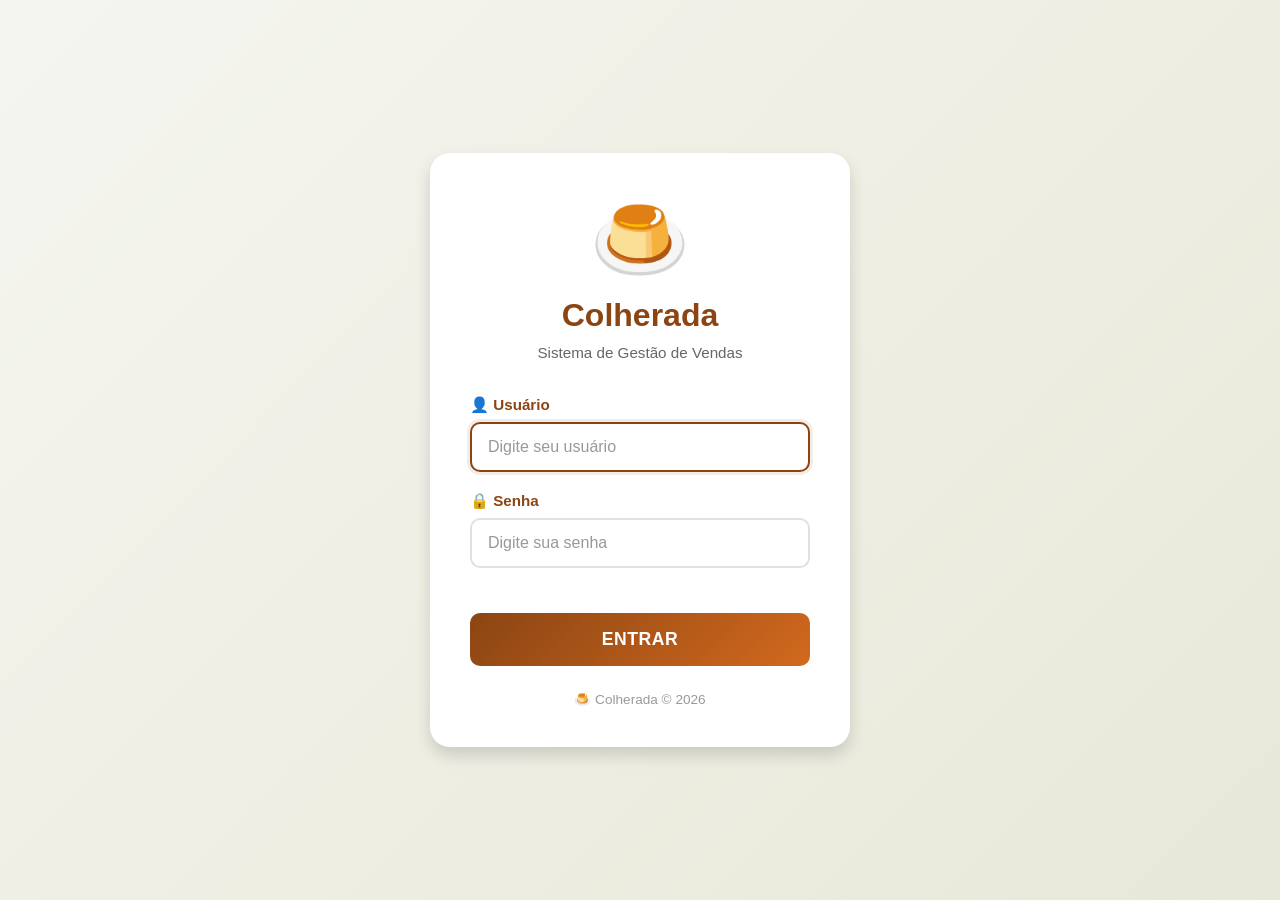
<file: vendas.html>
<!DOCTYPE html>
<html lang="pt-BR">
<head>
    <meta charset="UTF-8">
    <meta name="viewport" content="width=device-width, initial-scale=1.0">
    <title>Vendas - Colherada</title>
    <link rel="stylesheet" href="styles/main.css">
    <link rel="stylesheet" href="styles/vendas.css">
</head>
<body>
    <!-- Sidebar de Navegação -->
    <nav id="sidebar">
        <div class="sidebar-header">
            <h1>🍮 Colherada</h1>
            <p>Sistema de Gestão</p>
        </div>
        
        <ul class="sidebar-menu">
            <li>
                <a href="dashboard.html">
                    <span class="icon">📊</span>
                    <span class="text">Dashboard</span>
                </a>
            </li>
            <li class="active">
                <a href="vendas.html">
                    <span class="icon">💳</span>
                    <span class="text">Vendas</span>
                </a>
            </li>
            <li>
                <a href="estoque.html">
                    <span class="icon">📦</span>
                    <span class="text">Estoque</span>
                </a>
            </li>
            <li>
                <a href="encomendas.html">
                    <span class="icon">📝</span>
                    <span class="text">Encomendas</span>
                </a>
            </li>
            <li>
                <a href="financeiro.html">
                    <span class="icon">💰</span>
                    <span class="text">Financeiro</span>
                </a>
            </li>
            <li>
                <a href="receitas.html">
                    <span class="icon">📖</span>
                    <span class="text">Receitas</span>
                </a>
            </li>
            <li>
                <a href="relatorios.html">
                    <span class="icon">📈</span>
                    <span class="text">Relatórios</span>
                </a>
            </li>
            <li>
                <a href="crescimento.html">
                    <span class="icon">🚀</span>
                    <span class="text">Crescimento</span>
                </a>
            </li>
        </ul>
        
        <div class="sidebar-footer">
            <button onclick="logout()" class="btn-logout">
                <span class="icon">🚪</span>
                <span class="text">Sair</span>
            </button>
        </div>
    </nav>

    <!-- Botão toggle para mobile -->
    <button id="sidebar-toggle" class="sidebar-toggle">☰</button>

    <!-- Conteúdo Principal -->
    <main id="main-content">
        <header class="page-header">
            <h1>💳 Registrar Venda</h1>
            <p class="page-subtitle">Registre suas vendas de forma rápida e eficiente</p>
        </header>

        <!-- Cards de Resumo Rápido -->
        <section class="resumo-rapido">
            <div class="card-mini">
                <span class="card-mini-label">Estoque 80g</span>
                <span class="card-mini-valor" id="estoque-80g">0</span>
            </div>
            <div class="card-mini">
                <span class="card-mini-label">Estoque 150g</span>
                <span class="card-mini-valor" id="estoque-150g">0</span>
            </div>
            <div class="card-mini">
                <span class="card-mini-label">Estoque 500g</span>
                <span class="card-mini-valor" id="estoque-500g">0</span>
            </div>
            <div class="card-mini">
                <span class="card-mini-label">Estoque 1kg</span>
                <span class="card-mini-valor" id="estoque-1kg">0</span>
            </div>
            <div class="card-mini">
                <span class="card-mini-label">Vendas Hoje</span>
                <span class="card-mini-valor" id="vendas-hoje">0</span>
            </div>
            <div class="card-mini">
                <span class="card-mini-label">Faturamento Hoje</span>
                <span class="card-mini-valor" id="faturamento-hoje">R$ 0,00</span>
            </div>
        </section>

        <!-- Formulário de Nova Venda -->
        <section class="secao-card">
            <div class="secao-header">
                <h2>➕ Nova Venda</h2>
            </div>
            
            <div class="form-venda">
                <div class="form-row">
                    <div class="form-group">
                        <label for="data-venda">Data da Venda</label>
                        <input type="date" 
                               id="data-venda" 
                               class="form-input">
                    </div>

                    <div class="form-group">
                        <label for="tamanho-pudim">Tamanho do Pudim</label>
                        <select id="tamanho-pudim" class="form-input">
                            <option value="80g">🍮 Pequeno (80g)</option>
                            <option value="150g" selected>🍮 Médio (150g)</option>
                            <option value="500g">🍮 Grande (500g)</option>
                            <option value="1kg">🍮 Família (1kg)</option>
                        </select>
                    </div>
                    
                    <div class="form-group">
                        <label for="sabor-pudim">Sabor</label>
                        <select id="sabor-pudim" class="form-input">
                            <option value="Leite Condensado">🍮 Leite Condensado</option>
                            <option value="Coco">🥥 Coco</option>
                            <option value="Chocolate">🍫 Chocolate</option>
                            <option value="Doce de Leite">🥛 Doce de Leite</option>
                        </select>
                    </div>
                    
                    <div class="form-group">
                        <label for="quantidade-venda">Quantidade</label>
                        <input type="number" 
                               id="quantidade-venda" 
                               class="form-input input-quantidade" 
                               min="1" 
                               value="1"
                               placeholder="Digite a quantidade">
                    </div>
                    
                    <div class="form-group">
                        <label for="valor-unitario">Valor Unitário (R$)</label>
                        <input type="number" 
                               id="valor-unitario" 
                               class="form-input" 
                               min="0.01" 
                               step="0.01"
                               value="10.00"
                               placeholder="10.00">
                    </div>
                </div>
                
                <div class="total-venda">
                    <span class="total-label">Valor Total:</span>
                    <span class="total-valor" id="total-venda">R$ 10,00</span>
                </div>
                
                <div class="botoes-pagamento-grid">
                    <button class="btn-pagamento btn-pix" onclick="registrarVendaRapida('pix')">
                        <span class="btn-icon">💳</span>
                        <span class="btn-text">PIX</span>
                    </button>
                    <button class="btn-pagamento btn-dinheiro" onclick="registrarVendaRapida('dinheiro')">
                        <span class="btn-icon">💵</span>
                        <span class="btn-text">Dinheiro</span>
                    </button>
                    <button class="btn-pagamento btn-cartao" onclick="registrarVendaRapida('cartao')">
                        <span class="btn-icon">💳</span>
                        <span class="btn-text">Cartão</span>
                    </button>
                </div>
            </div>
        </section>

        <!-- Histórico de Vendas -->
        <section class="secao-card">
            <div class="secao-header">
                <h2>📋 Histórico de Vendas do Dia</h2>
                <div class="header-acoes">
                    <button class="btn btn-info btn-sm" onclick="atualizarHistorico()">
                        🔄 Atualizar
                    </button>
                </div>
            </div>
            
            <div class="tabela-wrapper">
                <table class="tabela-vendas">
                    <thead>
                        <tr>
                            <th>Data</th>
                            <th>Horário</th>
                            <th>Tamanho</th>
                            <th>Sabor</th>
                            <th>Quantidade</th>
                            <th>Valor Unit.</th>
                            <th>Pagamento</th>
                            <th>Total</th>
                            <th>Ações</th>
                        </tr>
                    </thead>
                    <tbody id="historico-vendas">
                        <tr>
                            <td colspan="9" class="text-center">Carregando vendas...</td>
                        </tr>
                    </tbody>
                </table>
            </div>
            
            <div class="resumo-historico">
                <div class="resumo-item">
                    <span class="resumo-label">Total de Vendas:</span>
                    <span class="resumo-valor" id="total-vendas-dia">0</span>
                </div>
                <div class="resumo-item">
                    <span class="resumo-label">Quantidade Total:</span>
                    <span class="resumo-valor" id="quantidade-total-dia">0</span>
                </div>
                <div class="resumo-item destaque">
                    <span class="resumo-label">Faturamento Total:</span>
                    <span class="resumo-valor" id="faturamento-total-dia">R$ 0,00</span>
                </div>
            </div>
        </section>

        <!-- Modal de Edição de Venda -->
        <div id="modal-editar-venda" class="modal" style="display: none;">
            <div class="modal-content">
                <div class="modal-header">
                    <h2>✏️ Editar Venda</h2>
                    <button class="modal-close" onclick="fecharModalEdicao()">&times;</button>
                </div>
                
                <div class="modal-body">
                    <form id="form-editar-venda">
                        <div class="form-row">
                            <div class="form-group">
                                <label for="edit-data">Data da Venda</label>
                                <input type="date" 
                                       id="edit-data" 
                                       class="form-input">
                            </div>

                            <div class="form-group">
                                <label for="edit-tamanho">Tamanho do Pudim</label>
                                <select id="edit-tamanho" class="form-input">
                                    <option value="80g">🍮 Pequeno (80g)</option>
                                    <option value="150g">🍮 Médio (150g)</option>
                                    <option value="500g">🍮 Grande (500g)</option>
                                    <option value="1kg">🍮 Família (1kg)</option>
                                </select>
                            </div>
                            
                            <div class="form-group">
                                <label for="edit-sabor">Sabor</label>
                                <select id="edit-sabor" class="form-input">
                                    <option value="Leite Condensado">🍮 Leite Condensado</option>
                                    <option value="Coco">🥥 Coco</option>
                                    <option value="Chocolate">🍫 Chocolate</option>
                                    <option value="Doce de Leite">🥛 Doce de Leite</option>
                                </select>
                            </div>
                            
                            <div class="form-group">
                                <label for="edit-quantidade">Quantidade</label>
                                <input type="number" 
                                       id="edit-quantidade" 
                                       class="form-input" 
                                       min="1" 
                                       value="1"
                                       placeholder="Digite a quantidade">
                            </div>
                        </div>

                        <div class="form-row">
                            <div class="form-group">
                                <label for="edit-valor-unitario">Valor Unitário (R$)</label>
                                <input type="number" 
                                       id="edit-valor-unitario" 
                                       class="form-input" 
                                       min="0.01" 
                                       step="0.01"
                                       value="10.00"
                                       placeholder="10.00">
                            </div>

                            <div class="form-group">
                                <label for="edit-pagamento">Pagamento</label>
                                <select id="edit-pagamento" class="form-input">
                                    <option value="pix">💳 PIX</option>
                                    <option value="dinheiro">💵 Dinheiro</option>
                                    <option value="cartao">💳 Cartão</option>
                                </select>
                            </div>

                            <div class="form-group">
                                <label for="edit-total">Valor Total (R$)</label>
                                <input type="number" 
                                       id="edit-total" 
                                       class="form-input" 
                                       min="0.01" 
                                       step="0.01"
                                       value="10.00"
                                       readonly>
                            </div>
                        </div>

                        <div class="modal-actions">
                            <button type="button" class="btn btn-danger" onclick="removerVenda()">
                                🗑️ Remover Venda
                            </button>
                            <div style="flex: 1;"></div>
                            <button type="button" class="btn btn-secondary" onclick="fecharModalEdicao()">
                                ❌ Cancelar
                            </button>
                            <button type="button" class="btn btn-success" onclick="salvarEdicaoVenda()">
                                ✅ Salvar Alterações
                            </button>
                        </div>
                    </form>
                </div>
            </div>
        </div>
    </main>

    <script src="scripts/auth.js?v=20261002"></script>
    <script src="scripts/api.js?v=20261002"></script>
    <script src="scripts/sidebar.js?v=20261002"></script>
    <script src="scripts/vendas.js?v=20261002b"></script>
    <script>
    // Fix: garante que carregarDados funciona com estoque como dict
    // e usa a função atualizarHistorico() do vendas.js que já tem suporte para edição
    </script>
</body>
</html>
</file>
<file: styles/main.css>
/* ============================================
   ESTILOS PRINCIPAIS - COLHERADA
   Sistema de Gestão com Sidebar
============================================ */

/* ========== VARIÁVEIS ========== */
:root {
    --cor-principal: #8B4513;
    --cor-secundaria: #D2691E;
    --cor-dourado: #DAA520;
    --cor-fundo: #F5F5F0;
    --cor-card: #FFFFFF;
    --cor-pix: #00C853;
    --cor-dinheiro: #2196F3;
    --cor-cartao: #9C27B0;
    --cor-alerta: #FFC107;
    --cor-success: #4CAF50;
    --cor-danger: #F44336;
    --cor-info: #2196F3;
    --cor-warning: #FF9800;
    --cor-texto: #333333;
    --cor-texto-claro: #666666;
    --cor-borda: #E0E0E0;
    
    --sidebar-width: 260px;
    --sidebar-collapsed: 70px;
    --header-height: 70px;
    
    --sombra: 0 2px 8px rgba(0, 0, 0, 0.1);
    --sombra-hover: 0 4px 16px rgba(0, 0, 0, 0.15);
    --sombra-card: 0 1px 3px rgba(0, 0, 0, 0.12);
    
    --transicao: all 0.3s cubic-bezier(0.4, 0, 0.2, 1);
}

/* ========== RESET E BASE ========== */
* {
    margin: 0;
    padding: 0;
    box-sizing: border-box;
}

body {
    font-family: 'Segoe UI', -apple-system, BlinkMacSystemFont, Roboto, 'Helvetica Neue', Arial, sans-serif;
    background: var(--cor-fundo);
    color: var(--cor-texto);
    line-height: 1.6;
    overflow-x: hidden;
}

/* ========== SIDEBAR ========== */
#sidebar {
    position: fixed;
    left: 0;
    top: 0;
    width: var(--sidebar-width);
    height: 100vh;
    background: linear-gradient(180deg, var(--cor-principal) 0%, var(--cor-secundaria) 100%);
    box-shadow: 2px 0 10px rgba(0, 0, 0, 0.1);
    z-index: 1000;
    transition: var(--transicao);
    display: flex;
    flex-direction: column;
    overflow-y: auto;
}

.sidebar-header {
    padding: 25px 20px;
    background: rgba(0, 0, 0, 0.2);
    text-align: center;
    border-bottom: 1px solid rgba(255, 255, 255, 0.1);
}

.sidebar-header h1 {
    font-size: 1.8rem;
    color: white;
    margin-bottom: 5px;
    font-weight: 700;
    text-shadow: 2px 2px 4px rgba(0, 0, 0, 0.3);
}

.sidebar-header p {
    font-size: 0.85rem;
    color: rgba(255, 255, 255, 0.9);
    font-weight: 300;
}

.sidebar-menu {
    list-style: none;
    padding: 20px 0;
    flex: 1;
}

.sidebar-menu li {
    margin: 5px 0;
}

.sidebar-menu a {
    display: flex;
    align-items: center;
    padding: 15px 25px;
    color: rgba(255, 255, 255, 0.85);
    text-decoration: none;
    transition: var(--transicao);
    position: relative;
    gap: 15px;
}

.sidebar-menu a:hover {
    background: rgba(255, 255, 255, 0.1);
    color: white;
}

.sidebar-menu li.active a {
    background: rgba(255, 255, 255, 0.15);
    color: white;
    font-weight: 600;
    border-left: 4px solid var(--cor-dourado);
}

.sidebar-menu a .icon {
    font-size: 1.5rem;
    min-width: 30px;
    text-align: center;
}

.sidebar-menu a .text {
    font-size: 0.95rem;
    white-space: nowrap;
}

.sidebar-footer {
    padding: 20px;
    border-top: 1px solid rgba(255, 255, 255, 0.1);
}

.btn-logout {
    width: 100%;
    padding: 12px 20px;
    background: rgba(244, 67, 54, 0.8);
    color: white;
    border: none;
    border-radius: 8px;
    font-size: 0.95rem;
    font-weight: 600;
    cursor: pointer;
    transition: var(--transicao);
    display: flex;
    align-items: center;
    justify-content: center;
    gap: 10px;
}

.btn-logout:hover {
    background: rgba(244, 67, 54, 1);
    transform: translateY(-2px);
}

/* ========== BOTÃO TOGGLE MOBILE ========== */
.sidebar-toggle {
    position: fixed;
    top: 20px;
    left: 20px;
    width: 45px;
    height: 45px;
    background: var(--cor-principal);
    color: white;
    border: none;
    border-radius: 8px;
    font-size: 1.5rem;
    cursor: pointer;
    z-index: 1001;
    display: none;
    align-items: center;
    justify-content: center;
    box-shadow: var(--sombra);
    transition: var(--transicao);
}

.sidebar-toggle:hover {
    background: var(--cor-secundaria);
    transform: scale(1.05);
}

/* ========== CONTEÚDO PRINCIPAL ========== */
#main-content {
    margin-left: var(--sidebar-width);
    padding: 30px;
    min-height: 100vh;
    transition: var(--transicao);
}

.page-header {
    margin-bottom: 30px;
}

.page-header h1 {
    font-size: 2rem;
    color: var(--cor-principal);
    margin-bottom: 5px;
    font-weight: 700;
}

.page-subtitle {
    color: var(--cor-texto-claro);
    font-size: 1rem;
}

/* ========== CARDS ========== */
.card {
    background: var(--cor-card);
    border-radius: 12px;
    padding: 25px;
    box-shadow: var(--sombra-card);
    transition: var(--transicao);
    border-left: 4px solid var(--cor-principal);
}

.card:hover {
    box-shadow: var(--sombra-hover);
    transform: translateY(-3px);
}

/* ========== SEÇÕES ========== */
.secao-card {
    background: var(--cor-card);
    border-radius: 12px;
    padding: 25px;
    margin-bottom: 25px;
    box-shadow: var(--sombra-card);
}

.secao-header {
    display: flex;
    justify-content: space-between;
    align-items: center;
    margin-bottom: 20px;
    padding-bottom: 15px;
    border-bottom: 2px solid var(--cor-borda);
}

.secao-header h2 {
    font-size: 1.4rem;
    color: var(--cor-principal);
    font-weight: 600;
}

.btn-link {
    color: var(--cor-dourado);
    text-decoration: none;
    font-weight: 600;
    transition: var(--transicao);
}

.btn-link:hover {
    color: var(--cor-principal);
}

/* ========== BOTÕES ========== */
.btn {
    padding: 12px 24px;
    font-size: 1rem;
    font-weight: 600;
    border: none;
    border-radius: 8px;
    cursor: pointer;
    transition: var(--transicao);
    color: white;
    text-transform: uppercase;
    letter-spacing: 0.5px;
    box-shadow: var(--sombra);
}

.btn:hover:not(:disabled) {
    transform: translateY(-2px);
    box-shadow: var(--sombra-hover);
}

.btn:disabled {
    opacity: 0.5;
    cursor: not-allowed;
}

.btn-primary {
    background: linear-gradient(135deg, var(--cor-principal) 0%, var(--cor-secundaria) 100%);
}

.btn-success {
    background: linear-gradient(135deg, var(--cor-success) 0%, #388E3C 100%);
}

.btn-danger {
    background: linear-gradient(135deg, var(--cor-danger) 0%, #D32F2F 100%);
}

.btn-info {
    background: linear-gradient(135deg, var(--cor-info) 0%, #1976D2 100%);
}

.btn-warning {
    background: linear-gradient(135deg, var(--cor-warning) 0%, #F57C00 100%);
}

/* ========== FORMULÁRIOS ========== */
.form-group {
    margin-bottom: 20px;
}

.form-group label {
    display: block;
    margin-bottom: 8px;
    font-weight: 600;
    color: var(--cor-texto);
    font-size: 0.95rem;
}

.form-input,
.form-select,
.form-textarea {
    width: 100%;
    padding: 12px 15px;
    font-size: 1rem;
    border: 2px solid var(--cor-borda);
    border-radius: 8px;
    transition: var(--transicao);
    font-family: inherit;
}

.form-input:focus,
.form-select:focus,
.form-textarea:focus {
    outline: none;
    border-color: var(--cor-principal);
    box-shadow: 0 0 0 3px rgba(139, 69, 19, 0.1);
}

.form-textarea {
    resize: vertical;
    min-height: 100px;
}

/* ========== TABELAS ========== */
.tabela-wrapper {
    overflow-x: auto;
}

table {
    width: 100%;
    border-collapse: collapse;
}

thead {
    background: var(--cor-fundo);
}

th {
    padding: 12px;
    text-align: left;
    font-weight: 600;
    color: var(--cor-principal);
    border-bottom: 2px solid var(--cor-borda);
}

td {
    padding: 12px;
    border-bottom: 1px solid var(--cor-borda);
}

tbody tr:hover {
    background: var(--cor-fundo);
}

/* ========== ALERTAS ========== */
.alerta {
    padding: 15px 20px;
    border-radius: 8px;
    margin-bottom: 15px;
    display: flex;
    align-items: center;
    gap: 12px;
    font-weight: 500;
}

.alerta-warning {
    background: #FFF3CD;
    color: #856404;
    border-left: 4px solid var(--cor-warning);
}

.alerta-danger {
    background: #F8D7DA;
    color: #721C24;
    border-left: 4px solid var(--cor-danger);
}

.alerta-info {
    background: #D1ECF1;
    color: #0C5460;
    border-left: 4px solid var(--cor-info);
}

/* ========== RESPONSIVO ========== */
@media (max-width: 768px) {
    #sidebar {
        transform: translateX(-100%);
    }
    
    #sidebar.active {
        transform: translateX(0);
    }
    
    .sidebar-toggle {
        display: flex;
    }
    
    #main-content {
        margin-left: 0;
        padding: 20px 15px;
        padding-top: 80px;
    }
    
    .page-header h1 {
        font-size: 1.5rem;
    }
    
    .secao-header {
        flex-direction: column;
        align-items: flex-start;
        gap: 10px;
    }
}

@media (max-width: 480px) {
    .page-header h1 {
        font-size: 1.3rem;
    }
    
    .card {
        padding: 20px 15px;
    }
    
    .secao-card {
        padding: 20px 15px;
    }
}

/* ========== UTILITÁRIOS ========== */
.text-center {
    text-align: center;
}

.mt-20 {
    margin-top: 20px;
}

.mb-20 {
    margin-bottom: 20px;
}

.d-none {
    display: none;
}

.d-flex {
    display: flex;
}

.gap-10 {
    gap: 10px;
}

.gap-20 {
    gap: 20px;
}
</file>
<file: styles/dashboard.css>
/* ============================================
   ESTILOS DO DASHBOARD
============================================ */

.dashboard-cards {
    display: grid;
    grid-template-columns: repeat(auto-fit, minmax(250px, 1fr));
    gap: 25px;
    margin-bottom: 35px;
}

.dashboard-cards .card {
    display: flex;
    align-items: center;
    gap: 20px;
    padding: 25px;
    border-left-width: 5px;
}

.card-icon {
    font-size: 3rem;
    line-height: 1;
    opacity: 0.9;
}

.card-content {
    flex: 1;
}

.card-title {
    font-size: 0.85rem;
    text-transform: uppercase;
    color: var(--cor-texto-claro);
    margin-bottom: 8px;
    font-weight: 600;
    letter-spacing: 0.5px;
}

.card-value {
    font-size: 2rem;
    font-weight: 700;
    color: var(--cor-texto);
    margin-bottom: 5px;
    line-height: 1;
}

.card-subtitle {
    font-size: 0.8rem;
    color: var(--cor-texto-claro);
}

.card-alert {
    margin-top: 10px;
    padding: 8px 12px;
    background: rgba(255, 193, 7, 0.2);
    border-radius: 6px;
    font-size: 0.85rem;
    color: #F57C00;
    font-weight: 600;
    display: flex;
    align-items: center;
    gap: 8px;
}

/* Variações de cor dos cards */
.card-primary {
    border-left-color: var(--cor-principal);
}

.card-primary .card-value {
    color: var(--cor-principal);
}

.card-success {
    border-left-color: var(--cor-success);
}

.card-success .card-value {
    color: var(--cor-success);
}

.card-info {
    border-left-color: var(--cor-info);
}

.card-info .card-value {
    color: var(--cor-info);
}

.card-warning {
    border-left-color: var(--cor-warning);
}

.card-warning .card-value {
    color: var(--cor-warning);
}

/* Seção de alertas */
.alertas-section {
    margin-bottom: 30px;
}

/* Tabela de últimas vendas */
.tabela-vendas {
    font-size: 0.95rem;
}

.tabela-vendas tbody tr {
    transition: var(--transicao);
}

.tabela-vendas tbody tr:hover {
    background: var(--cor-fundo);
}

/* Encomendas urgentes */
#encomendas-urgentes-lista {
    display: flex;
    flex-direction: column;
    gap: 12px;
}

.encomenda-urgente {
    padding: 15px;
    background: linear-gradient(135deg, #FFF3E0 0%, #FFE0B2 100%);
    border-radius: 8px;
    border-left: 4px solid var(--cor-warning);
    display: flex;
    justify-content: space-between;
    align-items: center;
    transition: var(--transicao);
}

.encomenda-urgente:hover {
    box-shadow: var(--sombra);
    transform: translateX(3px);
}

.encomenda-urgente-info {
    flex: 1;
}

.encomenda-urgente-data {
    font-size: 0.85rem;
    color: var(--cor-texto-claro);
    margin-bottom: 5px;
}

.encomenda-urgente-detalhes {
    font-weight: 600;
    color: var(--cor-texto);
}

.badge-urgente {
    padding: 5px 12px;
    background: var(--cor-danger);
    color: white;
    border-radius: 20px;
    font-size: 0.75rem;
    font-weight: 600;
    text-transform: uppercase;
}

/* Mensagem vazia */
.mensagem-vazio {
    text-align: center;
    padding: 40px 20px;
    color: var(--cor-texto-claro);
    font-size: 1rem;
}

/* Seletor de mês */
.header-top {
    display: flex;
    justify-content: space-between;
    align-items: center;
    gap: 20px;
    flex-wrap: wrap;
}

.mes-selector {
    display: flex;
    align-items: center;
    gap: 10px;
}

.mes-selector label {
    font-weight: 600;
    color: var(--cor-texto);
    font-size: 0.95rem;
}

.mes-selector select {
    padding: 8px 12px;
    border: 2px solid var(--cor-principal);
    border-radius: 6px;
    font-size: 0.95rem;
    background-color: white;
    color: var(--cor-texto);
    cursor: pointer;
    font-weight: 500;
    transition: all 0.3s ease;
}

.mes-selector select:hover {
    border-color: var(--cor-sucesso);
    box-shadow: 0 2px 8px rgba(0, 0, 0, 0.1);
}

.mes-selector select:focus {
    outline: none;
    border-color: var(--cor-sucesso);
    box-shadow: 0 0 0 3px rgba(46, 204, 113, 0.1);
}

/* Responsivo */
@media (max-width: 768px) {
    .dashboard-cards {
        grid-template-columns: 1fr;
        gap: 15px;
    }
    
    .card-value {
        font-size: 1.8rem;
    }
    
    .card-icon {
        font-size: 2.5rem;
    }
}
</file>
<file: styles/encomendas.css>
/* ============================================
   ESTILOS DA PÁGINA DE ENCOMENDAS
============================================ */

/* Resumo de Encomendas */
.resumo-encomendas {
    display: grid;
    grid-template-columns: repeat(auto-fit, minmax(200px, 1fr));
    gap: 20px;
    margin-bottom: 30px;
}

.card-resumo {
    background: var(--cor-card);
    border-radius: 12px;
    padding: 20px;
    box-shadow: var(--sombra-card);
    display: flex;
    align-items: center;
    gap: 15px;
    transition: var(--transicao);
    border-left: 4px solid var(--cor-info);
}

.card-resumo:hover {
    box-shadow: var(--sombra-hover);
    transform: translateY(-3px);
}

.card-urgente {
    border-left-color: var(--cor-danger);
    background: linear-gradient(135deg, #FFEBEE 0%, #FFFFFF 100%);
}

.card-proximas {
    border-left-color: var(--cor-warning);
    background: linear-gradient(135deg, #FFF8E1 0%, #FFFFFF 100%);
}

.card-total {
    border-left-color: var(--cor-info);
}

.card-concluidas {
    border-left-color: var(--cor-success);
    background: linear-gradient(135deg, #E8F5E9 0%, #FFFFFF 100%);
}

.card-icone {
    font-size: 2.5rem;
    line-height: 1;
}

.card-info h3 {
    font-size: 0.85rem;
    color: var(--cor-texto-claro);
    margin-bottom: 5px;
    font-weight: 600;
}

.card-numero {
    font-size: 2rem;
    font-weight: 700;
    color: var(--cor-principal);
    line-height: 1;
}

.card-urgente .card-numero {
    color: var(--cor-danger);
}

.card-proximas .card-numero {
    color: var(--cor-warning);
}

.card-concluidas .card-numero {
    color: var(--cor-success);
}

/* Formulário de Encomenda */
.form-encomenda {
    display: flex;
    flex-direction: column;
    gap: 20px;
}

/* Lista de Encomendas */
.lista-encomendas {
    display: flex;
    flex-direction: column;
    gap: 15px;
}

.encomenda-card {
    background: var(--cor-card);
    border-radius: 10px;
    padding: 20px;
    border-left: 4px solid var(--cor-info);
    box-shadow: var(--sombra-card);
    transition: var(--transicao);
    display: flex;
    justify-content: space-between;
    align-items: center;
    gap: 20px;
}

.encomenda-card:hover {
    box-shadow: var(--sombra-hover);
    transform: translateX(3px);
}

.encomenda-card.urgente {
    border-left-color: var(--cor-danger);
    background: linear-gradient(135deg, #FFEBEE 0%, #FFFFFF 100%);
}

.encomenda-card.proxima {
    border-left-color: var(--cor-warning);
    background: linear-gradient(135deg, #FFF8E1 0%, #FFFFFF 100%);
}

.encomenda-info {
    flex: 1;
}

.encomenda-header {
    display: flex;
    align-items: center;
    gap: 10px;
    margin-bottom: 10px;
}

.encomenda-cliente {
    font-size: 1.2rem;
    font-weight: 700;
    color: var(--cor-principal);
}

.badge-urgente {
    padding: 4px 10px;
    background: var(--cor-danger);
    color: white;
    border-radius: 20px;
    font-size: 0.7rem;
    font-weight: 700;
    text-transform: uppercase;
    letter-spacing: 0.5px;
}

.badge-proxima {
    padding: 4px 10px;
    background: var(--cor-warning);
    color: white;
    border-radius: 20px;
    font-size: 0.7rem;
    font-weight: 700;
    text-transform: uppercase;
    letter-spacing: 0.5px;
}

.encomenda-detalhes {
    display: flex;
    flex-wrap: wrap;
    gap: 15px;
    margin-bottom: 8px;
    font-size: 0.95rem;
    color: var(--cor-texto);
}

.encomenda-detalhes span {
    display: flex;
    align-items: center;
    gap: 5px;
}

.encomenda-detalhes strong {
    font-weight: 600;
}

.encomenda-observacoes {
    margin-top: 8px;
    padding: 10px;
    background: var(--cor-fundo);
    border-radius: 6px;
    font-size: 0.9rem;
    color: var(--cor-texto-claro);
    font-style: italic;
}

.encomenda-acoes {
    display: flex;
    flex-direction: column;
    gap: 10px;
}

.btn-concluir {
    background: linear-gradient(135deg, var(--cor-success) 0%, #388E3C 100%);
    padding: 10px 20px;
    color: white;
    border: none;
    border-radius: 8px;
    font-weight: 600;
    cursor: pointer;
    transition: var(--transicao);
    white-space: nowrap;
}

.btn-concluir:hover {
    transform: translateY(-2px);
    box-shadow: var(--sombra);
}

.btn-cancelar {
    background: linear-gradient(135deg, var(--cor-danger) 0%, #D32F2F 100%);
    padding: 10px 20px;
    color: white;
    border: none;
    border-radius: 8px;
    font-weight: 600;
    cursor: pointer;
    transition: var(--transicao);
    white-space: nowrap;
}

.btn-cancelar:hover {
    transform: translateY(-2px);
    box-shadow: var(--sombra);
}

.btn-editar {
    background: linear-gradient(135deg, var(--cor-warning) 0%, #F57C00 100%);
    padding: 10px 20px;
    color: white;
    border: none;
    border-radius: 8px;
    font-weight: 600;
    cursor: pointer;
    transition: var(--transicao);
    white-space: nowrap;
}

.btn-editar:hover {
    transform: translateY(-2px);
    box-shadow: var(--sombra);
}

/* Tabela de Histórico */
.tabela-encomendas {
    font-size: 0.95rem;
}

.tabela-encomendas td {
    padding: 12px;
}

/* Responsivo */
@media (max-width: 768px) {
    .resumo-encomendas {
        grid-template-columns: repeat(2, 1fr);
        gap: 15px;
    }
    
    .card-numero {
        font-size: 1.8rem;
    }
    
    .encomenda-card {
        flex-direction: column;
        align-items: stretch;
    }
    
    .encomenda-acoes {
        flex-direction: row;
    }
    
    .btn-concluir,
    .btn-cancelar {
        flex: 1;
    }
}

@media (max-width: 480px) {
    .resumo-encomendas {
        grid-template-columns: 1fr;
    }
    
    .encomenda-detalhes {
        flex-direction: column;
        gap: 8px;
    }
}
</file>
<file: styles/estoque.css>
/* ============================================
   ESTILOS DA PÁGINA DE ESTOQUE
============================================ */

/* Status do Estoque */
.estoque-status {
    display: grid;
    grid-template-columns: repeat(auto-fit, minmax(250px, 1fr));
    gap: 20px;
    margin-bottom: 30px;
}

.status-card {
    background: var(--cor-card);
    border-radius: 12px;
    padding: 25px;
    box-shadow: var(--sombra-card);
    display: flex;
    align-items: center;
    gap: 20px;
    transition: var(--transicao);
    border-left: 4px solid var(--cor-info);
}

.status-card:hover {
    box-shadow: var(--sombra-hover);
    transform: translateY(-3px);
}

.status-destaque {
    border-left-color: var(--cor-principal);
    background: linear-gradient(135deg, #FFF8F0 0%, #FFFFFF 100%);
}

.status-icon {
    font-size: 3rem;
    line-height: 1;
}

.status-content {
    flex: 1;
}

.status-titulo {
    font-size: 0.9rem;
    color: var(--cor-texto-claro);
    margin-bottom: 8px;
    font-weight: 600;
    text-transform: uppercase;
    letter-spacing: 0.5px;
}

.status-valor {
    font-size: 2.5rem;
    font-weight: 700;
    color: var(--cor-principal);
    line-height: 1;
    margin-bottom: 5px;
}

.status-subtitulo {
    font-size: 0.85rem;
    color: var(--cor-texto-claro);
}

/* Alertas */
#alertas-estoque {
    margin-bottom: 25px;
}

/* Formulários */
.form-estoque {
    display: flex;
    flex-direction: column;
    gap: 20px;
}

.input-grande {
    font-size: 1.8rem;
    font-weight: 700;
    text-align: center;
    color: var(--cor-principal);
    padding: 20px;
}

.btn-grande {
    padding: 18px 30px;
    font-size: 1.2rem;
    font-weight: 700;
}

.secao-descricao {
    font-size: 0.9rem;
    color: var(--cor-texto-claro);
    margin-top: 5px;
}

/* Tabela de histórico */
.tabela-estoque {
    font-size: 0.95rem;
}

.tabela-estoque td {
    padding: 12px;
}

.tipo-entrada {
    color: var(--cor-success);
    font-weight: 600;
}

.tipo-saida {
    color: var(--cor-danger);
    font-weight: 600;
}

.tipo-venda {
    color: var(--cor-info);
    font-weight: 600;
}

/* Previsão de Produção */
.previsao-container {
    display: grid;
    grid-template-columns: repeat(auto-fit, minmax(250px, 1fr));
    gap: 20px;
}

.previsao-card {
    background: var(--cor-fundo);
    border-radius: 10px;
    padding: 20px;
    display: flex;
    align-items: center;
    gap: 15px;
    transition: var(--transicao);
}

.previsao-card:hover {
    box-shadow: var(--sombra);
    transform: translateY(-2px);
}

.previsao-destaque {
    background: linear-gradient(135deg, #E8F5E9 0%, #F1F8E9 100%);
    border: 2px solid var(--cor-success);
}

.previsao-icone {
    font-size: 2.5rem;
    line-height: 1;
}

.previsao-conteudo {
    flex: 1;
}

.previsao-conteudo h4 {
    font-size: 0.9rem;
    color: var(--cor-texto);
    margin-bottom: 8px;
    font-weight: 600;
}

.previsao-valor {
    font-size: 2rem;
    font-weight: 700;
    color: var(--cor-success);
    margin-bottom: 5px;
}

.previsao-conteudo small {
    font-size: 0.8rem;
    color: var(--cor-texto-claro);
}

/* Responsivo */
@media (max-width: 768px) {
    .estoque-status {
        grid-template-columns: 1fr;
    }
    
    .status-valor {
        font-size: 2rem;
    }
    
    .input-grande {
        font-size: 1.5rem;
        padding: 15px;
    }
    
    .previsao-container {
        grid-template-columns: 1fr;
    }
}
</file>
<file: styles/financeiro.css>
/* ============================================
   ESTILOS DA PÁGINA FINANCEIRA
============================================ */

/* Resumo Financeiro */
.resumo-financeiro {
    display: grid;
    grid-template-columns: repeat(auto-fit, minmax(250px, 1fr));
    gap: 20px;
    margin-bottom: 30px;
}

.card-financeiro {
    background: var(--cor-card);
    border-radius: 12px;
    padding: 25px;
    box-shadow: var(--sombra-card);
    display: flex;
    align-items: center;
    gap: 20px;
    transition: var(--transicao);
    border-left: 5px solid var(--cor-principal);
}

.card-financeiro:hover {
    box-shadow: var(--sombra-hover);
    transform: translateY(-3px);
}

.card-faturamento {
    border-left-color: var(--cor-success);
    background: linear-gradient(135deg, #E8F5E9 0%, #FFFFFF 100%);
}

.card-custos {
    border-left-color: var(--cor-danger);
    background: linear-gradient(135deg, #FFEBEE 0%, #FFFFFF 100%);
}

.card-lucro {
    border-left-color: var(--cor-dourado);
    background: linear-gradient(135deg, #FFF8E1 0%, #FFFFFF 100%);
}

.card-margem {
    border-left-color: var(--cor-info);
    background: linear-gradient(135deg, #E3F2FD 0%, #FFFFFF 100%);
}

.card-financeiro .card-icon {
    font-size: 3rem;
    line-height: 1;
}

.card-financeiro .card-content {
    flex: 1;
}

.card-financeiro h3 {
    font-size: 0.9rem;
    color: var(--cor-texto-claro);
    margin-bottom: 8px;
    font-weight: 600;
    text-transform: uppercase;
}

.valor-principal {
    font-size: 2rem;
    font-weight: 700;
    color: var(--cor-principal);
    line-height: 1;
    margin-bottom: 5px;
}

.card-faturamento .valor-principal {
    color: var(--cor-success);
}

.card-custos .valor-principal {
    color: var(--cor-danger);
}

.card-lucro .valor-principal {
    color: var(--cor-dourado);
}

.card-margem .valor-principal {
    color: var(--cor-info);
}

.card-financeiro small {
    font-size: 0.8rem;
    color: var(--cor-texto-claro);
}

/* Formas de Pagamento */
.formas-pagamento {
    display: grid;
    grid-template-columns: repeat(auto-fit, minmax(250px, 1fr));
    gap: 20px;
}

.pagamento-card {
    background: var(--cor-card);
    border-radius: 12px;
    padding: 25px;
    box-shadow: var(--sombra-card);
    transition: var(--transicao);
    border-top: 5px solid;
}

.pagamento-card:hover {
    box-shadow: var(--sombra-hover);
    transform: translateY(-3px);
}

.pix-card {
    border-top-color: var(--cor-pix);
    background: linear-gradient(135deg, #E8F5E9 0%, #FFFFFF 100%);
}

.dinheiro-card {
    border-top-color: var(--cor-dinheiro);
    background: linear-gradient(135deg, #E3F2FD 0%, #FFFFFF 100%);
}

.cartao-card {
    border-top-color: var(--cor-cartao);
    background: linear-gradient(135deg, #F3E5F5 0%, #FFFFFF 100%);
}

.pagamento-header {
    display: flex;
    align-items: center;
    gap: 10px;
    margin-bottom: 15px;
}

.pagamento-icon {
    font-size: 2rem;
}

.pagamento-nome {
    font-size: 1.1rem;
    font-weight: 700;
    color: var(--cor-texto);
    text-transform: uppercase;
}

.pagamento-valor {
    font-size: 2rem;
    font-weight: 700;
    color: var(--cor-principal);
    margin-bottom: 10px;
}

.pix-card .pagamento-valor {
    color: var(--cor-pix);
}

.dinheiro-card .pagamento-valor {
    color: var(--cor-dinheiro);
}

.cartao-card .pagamento-valor {
    color: var(--cor-cartao);
}

.pagamento-info {
    display: flex;
    justify-content: space-between;
    align-items: center;
    padding-top: 10px;
    border-top: 1px solid var(--cor-borda);
}

.pagamento-quantidade {
    font-size: 0.9rem;
    color: var(--cor-texto-claro);
}

.pagamento-percentual {
    font-size: 1.2rem;
    font-weight: 700;
    color: var(--cor-principal);
}

/* Configurações Financeiras */
.config-grid {
    display: grid;
    grid-template-columns: repeat(auto-fit, minmax(250px, 1fr));
    gap: 25px;
    margin-bottom: 20px;
}

.config-item label {
    display: block;
    font-weight: 600;
    color: var(--cor-texto);
    margin-bottom: 10px;
}

.input-group {
    position: relative;
    display: flex;
    align-items: center;
}

.input-prefix {
    position: absolute;
    left: 15px;
    font-weight: 700;
    color: var(--cor-texto-claro);
    pointer-events: none;
}

.input-group .form-input {
    padding-left: 45px;
    font-size: 1.3rem;
    font-weight: 700;
    color: var(--cor-principal);
}

.config-item small {
    display: block;
    margin-top: 8px;
    font-size: 0.85rem;
    color: var(--cor-texto-claro);
}

.config-destaque {
    background: linear-gradient(135deg, #FFF8E1 0%, #FFFFFF 100%);
    padding: 20px;
    border-radius: 10px;
    border-left: 4px solid var(--cor-dourado);
}

.margem-display {
    font-size: 3rem;
    font-weight: 700;
    color: var(--cor-dourado);
    text-align: center;
    margin: 10px 0;
}

/* Resumo Mensal */
.resumo-mensal {
    display: grid;
    grid-template-columns: repeat(auto-fit, minmax(200px, 1fr));
    gap: 20px;
}

.resumo-item {
    background: var(--cor-fundo);
    padding: 20px;
    border-radius: 10px;
    text-align: center;
    transition: var(--transicao);
}

.resumo-item:hover {
    box-shadow: var(--sombra);
    transform: translateY(-2px);
}

.resumo-label {
    font-size: 0.9rem;
    color: var(--cor-texto-claro);
    margin-bottom: 10px;
    font-weight: 600;
}

.resumo-valor {
    font-size: 1.8rem;
    font-weight: 700;
    color: var(--cor-principal);
}

.resumo-valor.destaque {
    color: var(--cor-success);
    font-size: 2rem;
}

.resumo-valor.destaque-lucro {
    color: var(--cor-dourado);
    font-size: 2rem;
}

/* Tabela de Desempenho */
.tabela-desempenho {
    font-size: 0.95rem;
}

.tabela-desempenho td {
    padding: 12px;
}

.tabela-desempenho .lucro-positivo {
    color: var(--cor-success);
    font-weight: 600;
}

/* Responsivo */
@media (max-width: 768px) {
    .resumo-financeiro {
        grid-template-columns: repeat(2, 1fr);
        gap: 15px;
    }
    
    .valor-principal {
        font-size: 1.5rem;
    }
    
    .formas-pagamento {
        grid-template-columns: 1fr;
    }
    
    .config-grid {
        grid-template-columns: 1fr;
    }
    
    .resumo-mensal {
        grid-template-columns: repeat(2, 1fr);
    }
}

@media (max-width: 480px) {
    .resumo-financeiro {
        grid-template-columns: 1fr;
    }
    
    .resumo-mensal {
        grid-template-columns: 1fr;
    }
}
</file>
<file: styles/receitas.css>
/* ============================================
   ESTILOS DA PÁGINA DE RECEITAS
============================================ */

/* Seletor de receitas */
#select-receita {
    padding: 10px 15px;
    font-size: 1rem;
    font-weight: 600;
    color: var(--cor-principal);
    border: 2px solid var(--cor-dourado);
    border-radius: 8px;
    background: var(--cor-card);
    cursor: pointer;
    transition: all 0.3s ease;
}

#select-receita:hover {
    border-color: var(--cor-hover);
    box-shadow: 0 2px 8px rgba(251, 192, 45, 0.2);
}

#select-receita:focus {
    outline: none;
    border-color: var(--cor-principal);
    box-shadow: 0 0 0 3px rgba(251, 192, 45, 0.2);
}

/* Editor de Receita */
.editor-receita {
    display: flex;
    flex-direction: column;
    gap: 25px;
}

.input-titulo {
    font-size: 1.3rem;
    font-weight: 700;
    color: var(--cor-principal);
}

.textarea-receita {
    min-height: 400px;
    font-family: 'Courier New', monospace;
    font-size: 0.95rem;
    line-height: 1.6;
    resize: vertical;
}

.acoes-receita {
    display: flex;
    gap: 15px;
    flex-wrap: wrap;
}

.acoes-receita .btn {
    flex: 1;
    min-width: 200px;
}

/* Calculadora */
.calculadora {
    background: linear-gradient(135deg, #FFF8E1 0%, #FFFFFF 100%);
    border-radius: 12px;
    padding: 30px;
    border: 2px solid var(--cor-dourado);
}

.calc-header {
    display: grid;
    grid-template-columns: 1fr 1fr;
    gap: 30px;
    margin-bottom: 30px;
    padding-bottom: 30px;
    border-bottom: 2px solid var(--cor-dourado);
}

.receita-base h3 {
    color: var(--cor-principal);
    margin-bottom: 15px;
    font-size: 1.1rem;
}

.ingredientes-base {
    list-style: none;
    display: flex;
    flex-direction: column;
    gap: 10px;
}

.ingredientes-base li {
    padding: 10px;
    background: var(--cor-card);
    border-radius: 8px;
    font-size: 0.95rem;
}

.calc-input {
    display: flex;
    flex-direction: column;
    justify-content: center;
    align-items: center;
    gap: 15px;
}

.calc-input label {
    font-size: 1.1rem;
    font-weight: 600;
    color: var(--cor-texto);
    text-align: center;
}

.input-calc {
    width: 150px;
    padding: 20px;
    font-size: 3rem;
    font-weight: 700;
    text-align: center;
    color: var(--cor-principal);
    border: 3px solid var(--cor-dourado);
}

.calc-resultado {
    background: var(--cor-card);
    padding: 25px;
    border-radius: 10px;
    box-shadow: var(--sombra);
}

.calc-resultado h3 {
    color: var(--cor-principal);
    margin-bottom: 20px;
    text-align: center;
    font-size: 1.3rem;
}

.resultado-lista {
    display: flex;
    flex-direction: column;
    gap: 15px;
}

.resultado-item {
    display: flex;
    align-items: center;
    gap: 15px;
    padding: 15px;
    background: var(--cor-fundo);
    border-radius: 8px;
    transition: var(--transicao);
}

.resultado-item:hover {
    box-shadow: var(--sombra);
    transform: translateX(5px);
}

.ingrediente-icon {
    font-size: 2rem;
}

.ingrediente-nome {
    flex: 1;
    font-size: 1rem;
    font-weight: 600;
    color: var(--cor-texto);
}

.ingrediente-qtd {
    font-size: 1.3rem;
    font-weight: 700;
    color: var(--cor-principal);
}

/* Dicas */
.dicas-grid {
    display: grid;
    grid-template-columns: repeat(auto-fit, minmax(250px, 1fr));
    gap: 20px;
}

.dica-card {
    background: linear-gradient(135deg, var(--cor-fundo) 0%, var(--cor-card) 100%);
    border-radius: 12px;
    padding: 25px;
    text-align: center;
    box-shadow: var(--sombra-card);
    transition: var(--transicao);
    border-top: 4px solid var(--cor-dourado);
}

.dica-card:hover {
    box-shadow: var(--sombra-hover);
    transform: translateY(-5px);
}

.dica-icon {
    font-size: 3rem;
    margin-bottom: 15px;
}

.dica-card h3 {
    color: var(--cor-principal);
    margin-bottom: 10px;
    font-size: 1.1rem;
    font-weight: 700;
}

.dica-card p {
    color: var(--cor-texto-claro);
    font-size: 0.9rem;
    line-height: 1.5;
}

/* Responsivo */
@media (max-width: 768px) {
    .calc-header {
        grid-template-columns: 1fr;
        gap: 20px;
    }
    
    .input-calc {
        font-size: 2.5rem;
        padding: 15px;
    }
    
    .acoes-receita {
        flex-direction: column;
    }
    
    .acoes-receita .btn {
        min-width: 100%;
    }
    
    .dicas-grid {
        grid-template-columns: 1fr;
    }
}

@media (max-width: 480px) {
    .textarea-receita {
        min-height: 300px;
        font-size: 0.85rem;
    }
    
    .calculadora {
        padding: 20px;
    }
}

/* Campos editáveis da receita base */
.input-base-readonly {
    width: 60px;
    padding: 5px;
    border: 1px solid transparent;
    background: transparent;
    font-size: 1rem;
    font-weight: 700;
    color: var(--cor-principal);
    text-align: center;
    border-radius: 4px;
    transition: all 0.3s ease;
}

.input-base-readonly:focus {
    outline: none;
    border-color: var(--cor-dourado);
    background: var(--cor-fundo);
}

.input-base-editable {
    width: 60px;
    padding: 5px;
    border: 2px solid var(--cor-dourado);
    background: #FFF8E1;
    font-size: 1rem;
    font-weight: 700;
    color: var(--cor-principal);
    text-align: center;
    border-radius: 4px;
    animation: pulse 0.5s ease;
}

.input-base-editable:focus {
    outline: none;
    box-shadow: 0 0 0 3px rgba(251, 192, 45, 0.2);
}

@keyframes pulse {
    0%, 100% { transform: scale(1); }
    50% { transform: scale(1.05); }
}

/* Campos editáveis das dicas */
.dica-texto-readonly {
    color: var(--cor-texto-claro);
    font-size: 0.9rem;
    line-height: 1.5;
}

.dica-textarea {
    width: 100%;
    min-height: 80px;
    padding: 10px;
    border: 2px solid var(--cor-dourado);
    background: #FFF8E1;
    color: var(--cor-texto);
    font-size: 0.9rem;
    line-height: 1.5;
    border-radius: 8px;
    resize: vertical;
    font-family: inherit;
}

.dica-textarea:focus {
    outline: none;
    box-shadow: 0 0 0 3px rgba(251, 192, 45, 0.2);
}
</file>
<file: styles/vendas.css>
/* ============================================
   ESTILOS DA PÁGINA DE VENDAS
============================================ */

/* Resumo rápido */
.resumo-rapido {
    display: grid;
    grid-template-columns: repeat(auto-fit, minmax(200px, 1fr));
    gap: 15px;
    margin-bottom: 30px;
}

.card-mini {
    background: var(--cor-card);
    padding: 20px;
    border-radius: 10px;
    box-shadow: var(--sombra-card);
    display: flex;
    flex-direction: column;
    gap: 8px;
    transition: var(--transicao);
}

.card-mini:hover {
    box-shadow: var(--sombra-hover);
    transform: translateY(-2px);
}

.card-mini-label {
    font-size: 0.85rem;
    color: var(--cor-texto-claro);
    font-weight: 600;
}

.card-mini-valor {
    font-size: 1.8rem;
    font-weight: 700;
    color: var(--cor-principal);
}

/* Formulário de venda */
.form-venda {
    display: flex;
    flex-direction: column;
    gap: 25px;
}

.form-row {
    display: grid;
    grid-template-columns: repeat(auto-fit, minmax(250px, 1fr));
    gap: 20px;
}

.input-quantidade {
    font-size: 1.5rem;
    font-weight: 700;
    text-align: center;
    color: var(--cor-principal);
}

/* Total da venda */
.total-venda {
    padding: 20px;
    background: linear-gradient(135deg, var(--cor-fundo) 0%, #E8E8D8 100%);
    border-radius: 10px;
    display: flex;
    justify-content: space-between;
    align-items: center;
    border-left: 4px solid var(--cor-dourado);
}

.total-label {
    font-size: 1.2rem;
    font-weight: 600;
    color: var(--cor-texto);
}

.total-valor {
    font-size: 2rem;
    font-weight: 700;
    color: var(--cor-success);
}

/* Botões de pagamento */
.botoes-pagamento-grid {
    display: grid;
    grid-template-columns: repeat(auto-fit, minmax(200px, 1fr));
    gap: 15px;
}

.btn-pagamento {
    padding: 20px;
    border: none;
    border-radius: 10px;
    font-size: 1.1rem;
    font-weight: 700;
    cursor: pointer;
    transition: var(--transicao);
    color: white;
    display: flex;
    flex-direction: column;
    align-items: center;
    gap: 10px;
    box-shadow: var(--sombra);
}

.btn-pagamento:hover {
    transform: translateY(-3px);
    box-shadow: var(--sombra-hover);
}

.btn-pagamento:active {
    transform: translateY(0);
}

.btn-pagamento .btn-icon {
    font-size: 2.5rem;
}

.btn-pagamento .btn-text {
    font-size: 1rem;
    text-transform: uppercase;
    letter-spacing: 1px;
}

.btn-pix {
    background: linear-gradient(135deg, var(--cor-pix) 0%, #00A344 100%);
}

.btn-dinheiro {
    background: linear-gradient(135deg, var(--cor-dinheiro) 0%, #1976D2 100%);
}

.btn-cartao {
    background: linear-gradient(135deg, var(--cor-cartao) 0%, #7B1FA2 100%);
}

/* Histórico */
.header-acoes {
    display: flex;
    gap: 10px;
}

.btn-sm {
    padding: 8px 16px;
    font-size: 0.9rem;
}

.tabela-vendas {
    font-size: 0.95rem;
}

.tabela-vendas th {
    font-size: 0.9rem;
}

.tabela-vendas td {
    font-size: 0.95rem;
}

/* Resumo do histórico */
.resumo-historico {
    display: grid;
    grid-template-columns: repeat(auto-fit, minmax(200px, 1fr));
    gap: 15px;
    margin-top: 20px;
    padding-top: 20px;
    border-top: 2px solid var(--cor-borda);
}

.resumo-item {
    display: flex;
    justify-content: space-between;
    align-items: center;
    padding: 15px;
    background: var(--cor-fundo);
    border-radius: 8px;
}

.resumo-item.destaque {
    background: linear-gradient(135deg, var(--cor-dourado) 0%, #B8860B 100%);
    color: white;
}

.resumo-item.destaque .resumo-label,
.resumo-item.destaque .resumo-valor {
    color: white;
}

.resumo-item .resumo-label {
    font-weight: 600;
    font-size: 0.9rem;
}

.resumo-item .resumo-valor {
    font-weight: 700;
    font-size: 1.2rem;
    color: var(--cor-principal);
}

/* Modal de Edição */
.modal {
    position: fixed;
    top: 0;
    left: 0;
    width: 100%;
    height: 100%;
    background: rgba(0, 0, 0, 0.5);
    display: flex;
    justify-content: center;
    align-items: center;
    z-index: 1000;
}

.modal-content {
    background: var(--cor-card);
    border-radius: 15px;
    box-shadow: 0 10px 40px rgba(0, 0, 0, 0.3);
    width: 90%;
    max-width: 600px;
    max-height: 80vh;
    overflow-y: auto;
}

.modal-header {
    display: flex;
    justify-content: space-between;
    align-items: center;
    padding: 20px;
    border-bottom: 2px solid var(--cor-borda);
}

.modal-header h2 {
    margin: 0;
    color: var(--cor-principal);
}

.modal-close {
    background: none;
    border: none;
    font-size: 1.5rem;
    cursor: pointer;
    color: var(--cor-texto-claro);
    padding: 0;
    width: 30px;
    height: 30px;
    display: flex;
    align-items: center;
    justify-content: center;
    border-radius: 5px;
    transition: background 0.3s;
}

.modal-close:hover {
    background: var(--cor-fundo);
}

.modal-body {
    padding: 20px;
}

.modal-body .form-row {
    margin-bottom: 20px;
}

.modal-actions {
    display: flex;
    gap: 10px;
    padding-top: 20px;
    border-top: 2px solid var(--cor-borda);
}

.modal-actions .btn {
    padding: 10px 20px;
    border: none;
    border-radius: 8px;
    cursor: pointer;
    font-weight: 600;
    transition: var(--transicao);
}

.modal-actions .btn-success {
    background: #4CAF50;
    color: white;
}

.modal-actions .btn-success:hover {
    background: #45a049;
}

.modal-actions .btn-danger {
    background: #F44336;
    color: white;
}

.modal-actions .btn-danger:hover {
    background: #da190b;
}

.modal-actions .btn-secondary {
    background: var(--cor-borda);
    color: var(--cor-texto);
}

.modal-actions .btn-secondary:hover {
    background: var(--cor-texto-claro);
}

/* Botões de ação na tabela */
.btn-table {
    padding: 6px 12px;
    border: none;
    border-radius: 6px;
    cursor: pointer;
    font-size: 0.85rem;
    font-weight: 600;
    transition: var(--transicao);
}

.btn-edit {
    background: #2196F3;
    color: white;
}

.btn-edit:hover {
    background: #0b7dda;
}

/* Responsivo */
@media (max-width: 768px) {
    .resumo-rapido {
        grid-template-columns: 1fr;
    }
    
    .form-row {
        grid-template-columns: 1fr;
    }
    
    .botoes-pagamento-grid {
        grid-template-columns: 1fr;
    }
    
    .total-venda {
        flex-direction: column;
        text-align: center;
        gap: 10px;
    }
    
    .resumo-historico {
        grid-template-columns: 1fr;
    }
}
</file>
